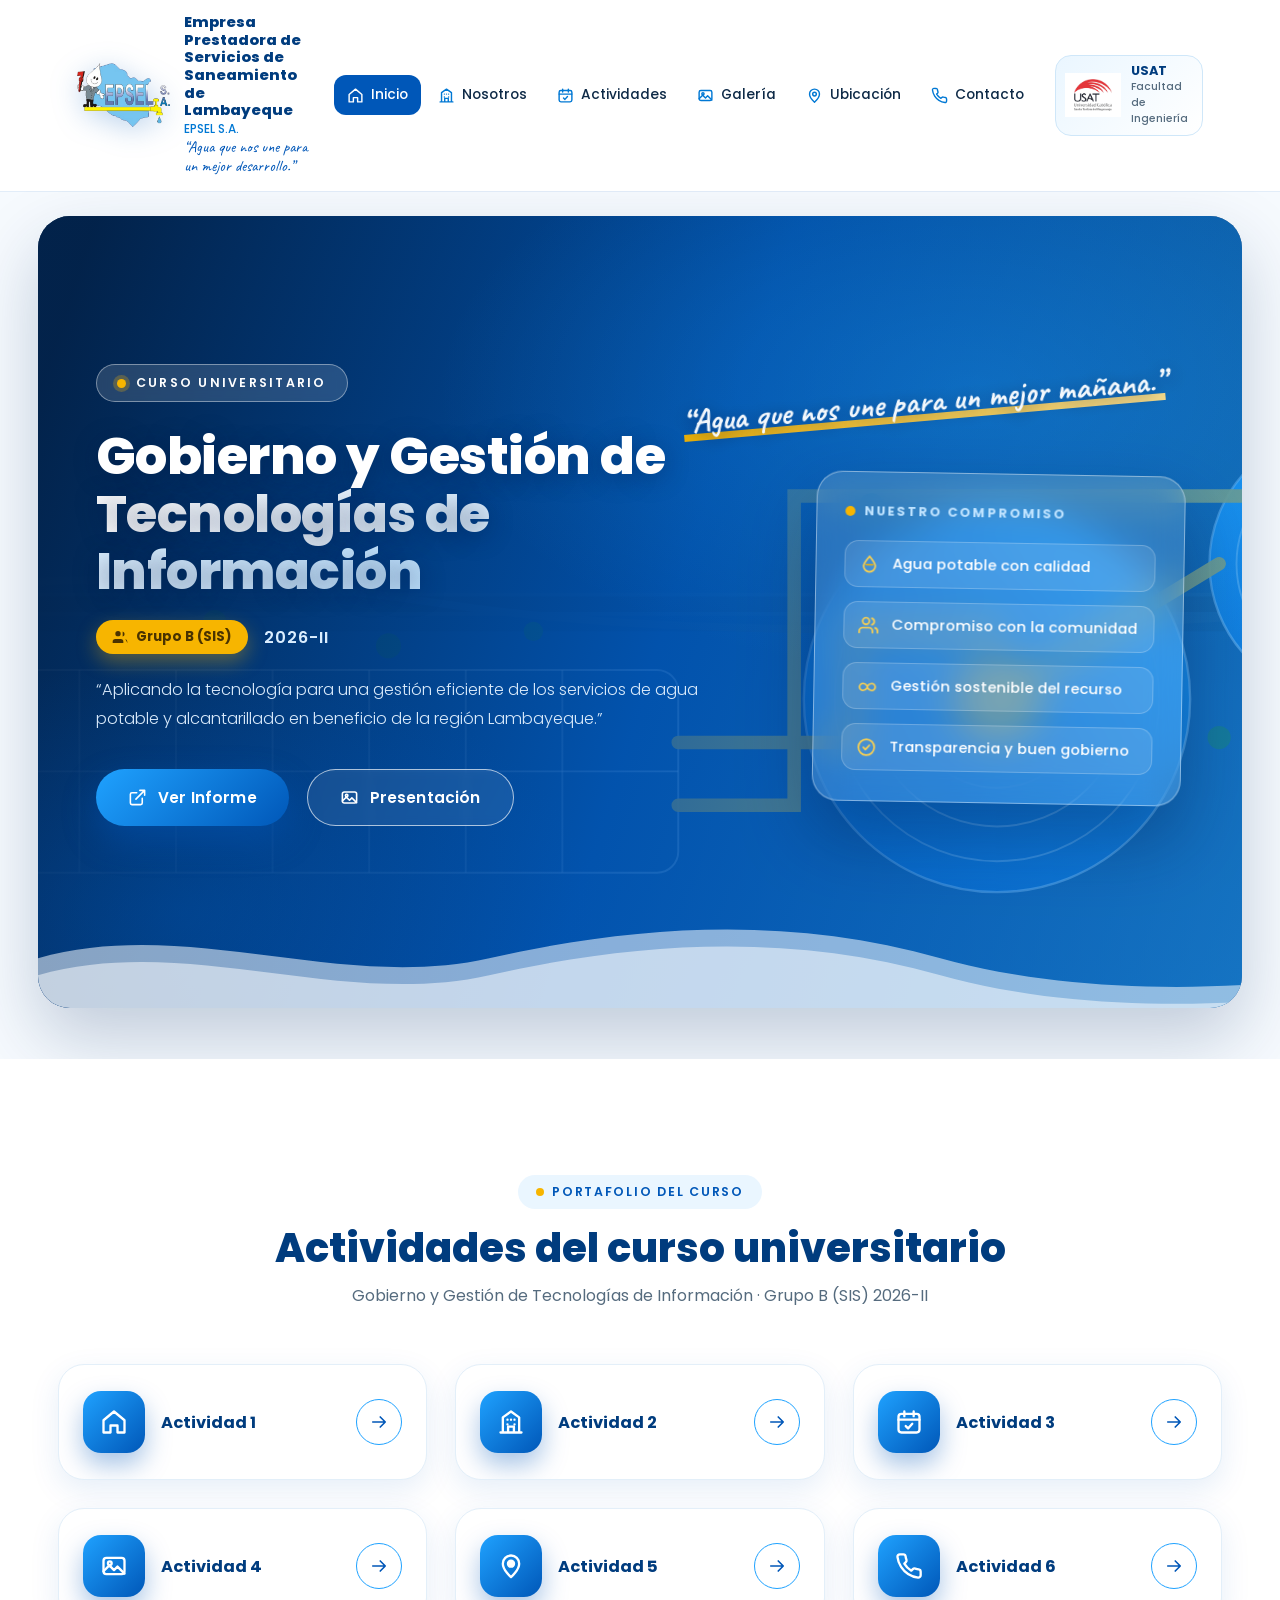
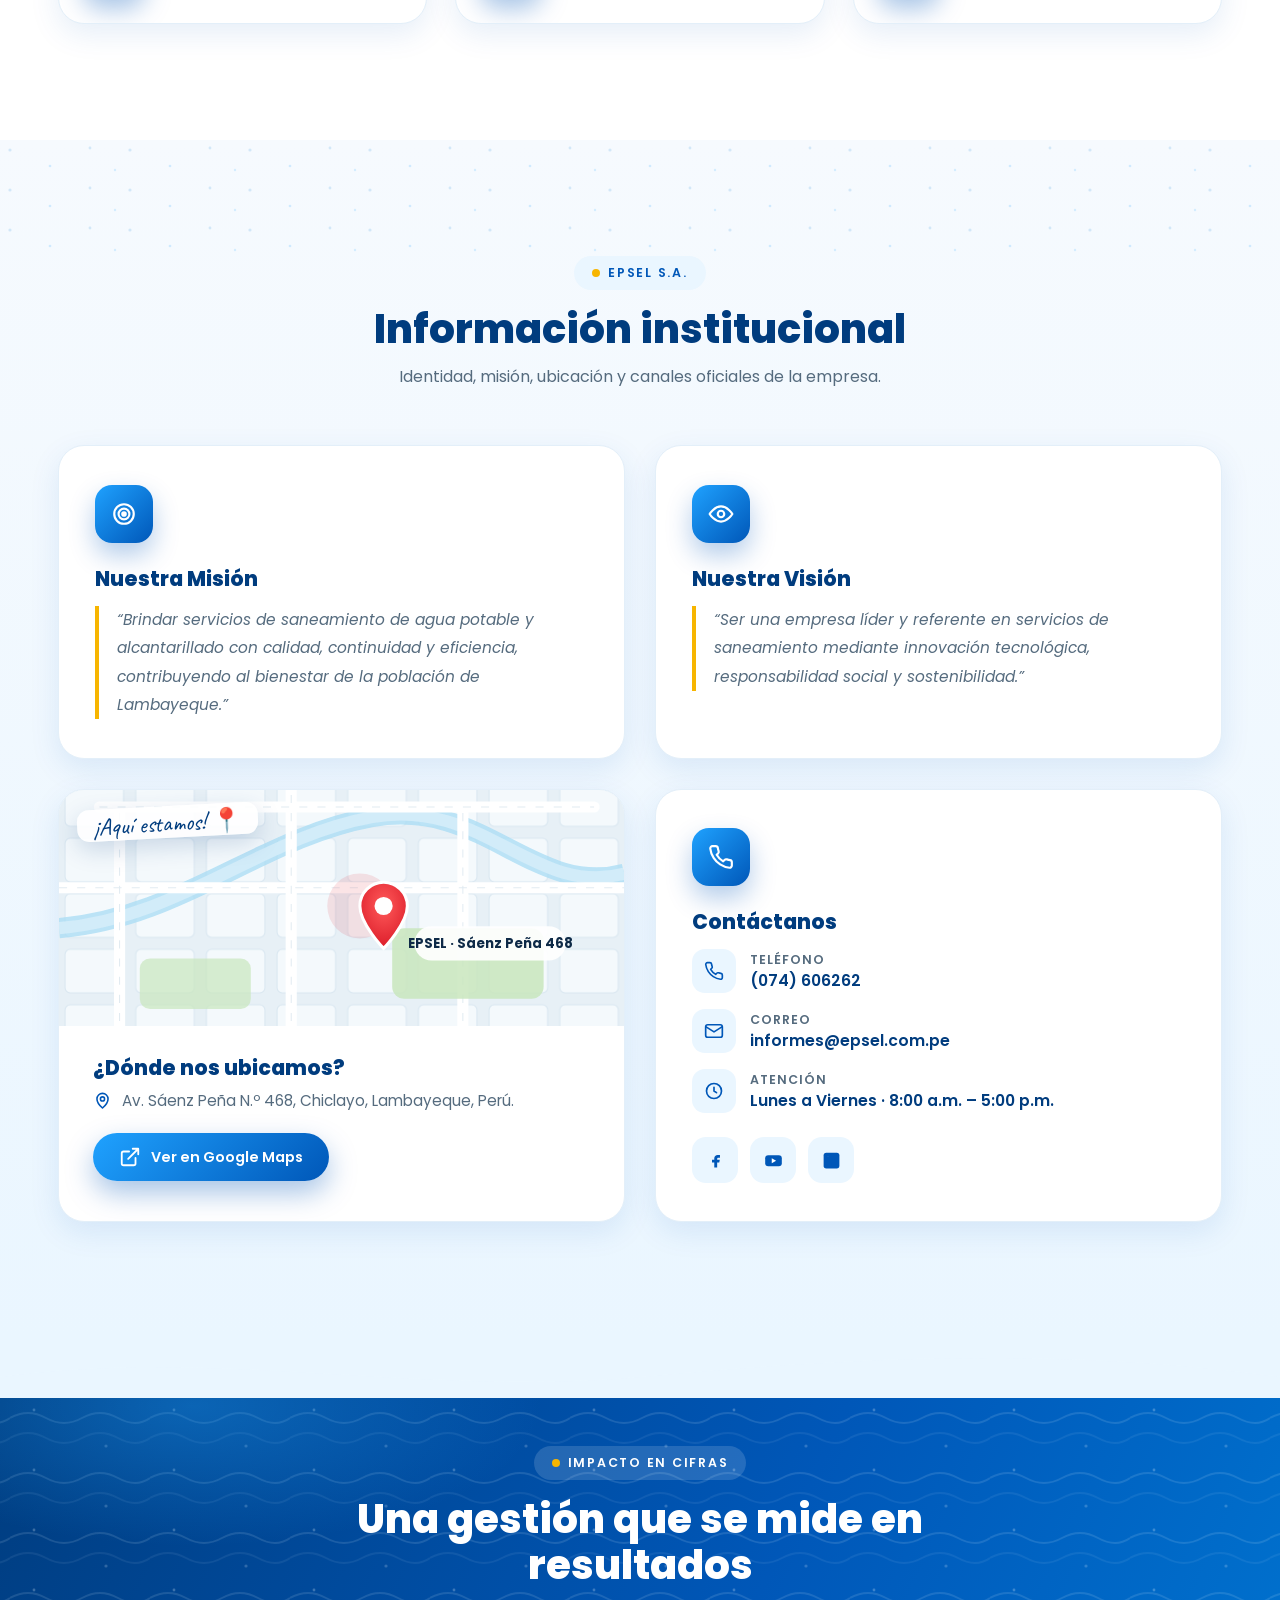
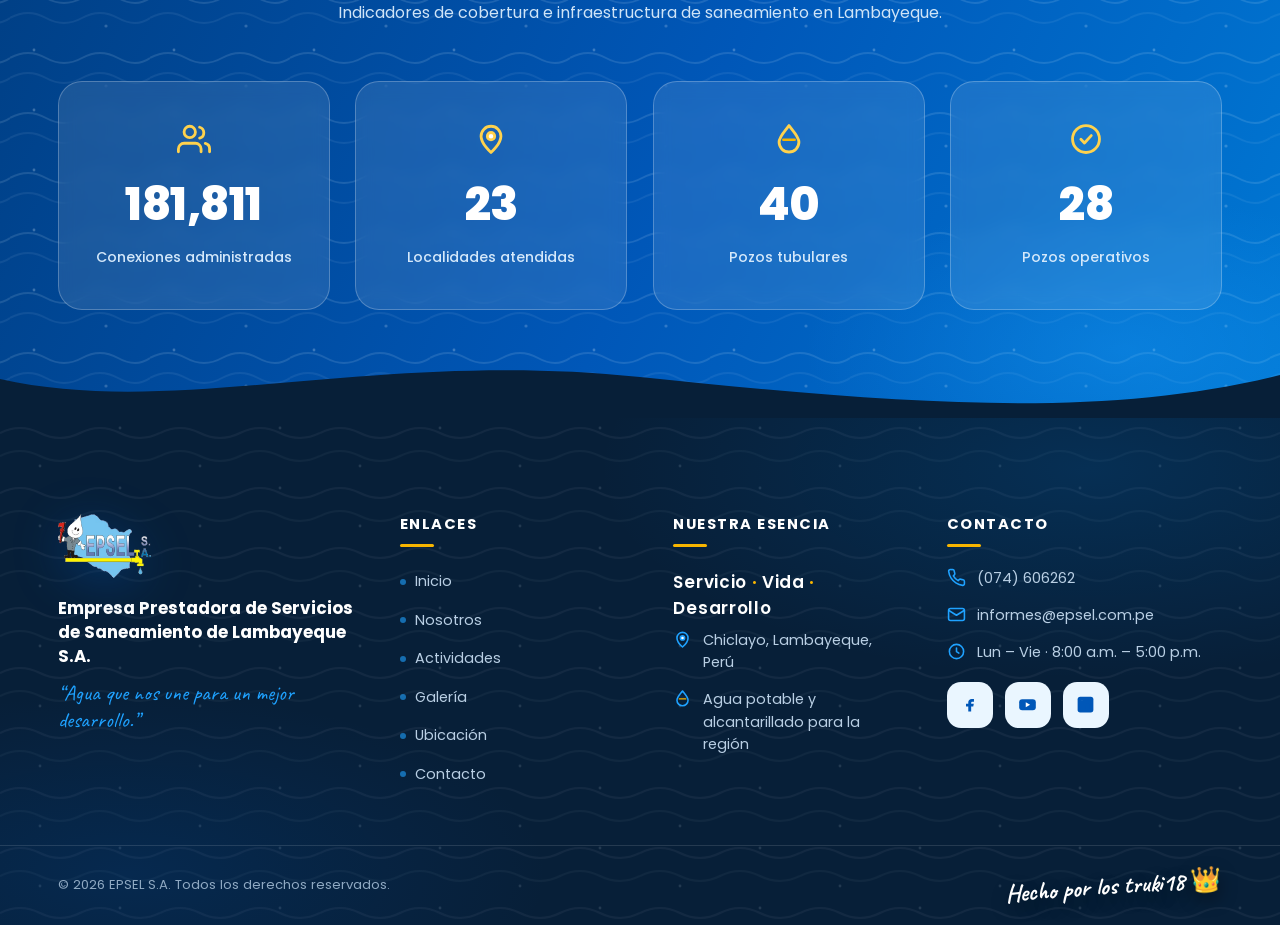
<file: index.html>
<!DOCTYPE html>
<html lang="es">
<head>
<meta charset="UTF-8">
<meta name="viewport" content="width=device-width, initial-scale=1.0">
<title>EPSEL S.A. | Gobierno y Gestión de TI — Grupo B (SIS) 2026-II</title>
<meta name="description" content="Landing page EPSEL S.A. — Empresa Prestadora de Servicios de Saneamiento de Lambayeque. Curso universitario: Gobierno y Gestión de Tecnologías de Información. Grupo B (SIS) 2026-II.">
<link rel="icon" href="img/Epsel_350_240%20.png">
<link rel="preconnect" href="https://fonts.googleapis.com">
<link rel="preconnect" href="https://fonts.gstatic.com" crossorigin>
<link href="https://fonts.googleapis.com/css2?family=Poppins:wght@300;400;500;600;700;800&family=Caveat:wght@500;700&display=swap" rel="stylesheet">

<!-- ============ ICONOS Y LOGOS (SVG reutilizables) ============ -->
<svg width="0" height="0" style="position:absolute" aria-hidden="true">
  <defs>
    <!-- Iconos de menú -->
    <symbol id="i-home" viewBox="0 0 24 24"><path d="M3 10.5 12 3l9 7.5V21h-6v-6h-6v6H3z"/></symbol>
    <symbol id="i-building" viewBox="0 0 24 24"><path d="M3 21h18M5 21V8l7-5 7 5v13M9.5 21v-5h5v5M9 10h.01M12 10h.01M15 10h.01M9 14h.01M15 14h.01"/></symbol>
    <symbol id="i-calendar" viewBox="0 0 24 24"><rect x="3" y="5" width="18" height="16" rx="2.5"/><path d="M3 10h18M8 3v4M16 3v4M9.2 15.5l2 2 3.6-4"/></symbol>
    <symbol id="i-images" viewBox="0 0 24 24"><rect x="3" y="5" width="18" height="14" rx="2.5"/><circle cx="8.4" cy="9.6" r="1.6"/><path d="M3 16.5l5-5 4 4 3-3 6 6"/></symbol>
    <symbol id="i-pin" viewBox="0 0 24 24"><path d="M12 21.5S5 15.4 5 10a7 7 0 1 1 14 0c0 5.4-7 11.5-7 11.5z"/><circle cx="12" cy="10" r="2.6" fill="#fff"/></symbol>
    <symbol id="i-phone" viewBox="0 0 24 24"><path d="M22 16.9v3a2 2 0 0 1-2.2 2 19.8 19.8 0 0 1-8.6-3.1 19.5 19.5 0 0 1-6-6A19.8 19.8 0 0 1 2.1 4.2 2 2 0 0 1 4.1 2h3a2 2 0 0 1 2 1.7c.1 1 .4 2 .7 2.9a2 2 0 0 1-.5 2.1L8 10a16 16 0 0 0 6 6l1.3-1.3a2 2 0 0 1 2.1-.5c.9.3 1.9.6 2.9.7a2 2 0 0 1 1.7 2z"/></symbol>
    <symbol id="i-arrow" viewBox="0 0 24 24"><path d="M4.5 12h15M13.5 6l6 6-6 6"/></symbol>
    <symbol id="i-check" viewBox="0 0 24 24"><circle cx="12" cy="12" r="9.5"/><path d="M8.4 12.2l2.5 2.6 4.8-5.2"/></symbol>
    <symbol id="i-target" viewBox="0 0 24 24"><circle cx="12" cy="12" r="9"/><circle cx="12" cy="12" r="5"/><circle cx="12" cy="12" r="1.6" fill="currentColor"/></symbol>
    <symbol id="i-eye" viewBox="0 0 24 24"><path d="M1.5 12S5.8 5 12 5s10.5 7 10.5 7-4.3 7-10.5 7S1.5 12 1.5 12z"/><circle cx="12" cy="12" r="3"/></symbol>
    <symbol id="i-infinity" viewBox="0 0 24 24"><path d="M12 12c-1.5-2.2-3.2-3.3-5.2-3.3a4.2 4.2 0 1 0 0 8.4c2 0 3.7-1.1 5.2-3.3m0 0c1.5 2.2 3.2 3.3 5.2 3.3a4.2 4.2 0 1 0 0-8.4c-2 0-3.7 1.1-5.2 3.3z"/></symbol>
    <symbol id="i-users" viewBox="0 0 24 24"><path d="M17 21v-2a4 4 0 0 0-4-4H5a4 4 0 0 0-4 4v2"/><circle cx="9" cy="7" r="4"/><path d="M23 21v-2a4 4 0 0 0-3-3.9M16 3.7a4 4 0 0 1 0 7.7"/></symbol>
    <symbol id="i-mail" viewBox="0 0 24 24"><rect x="2" y="4.5" width="20" height="15" rx="2.5"/><path d="m2.5 7 9.5 6 9.5-6"/></symbol>
    <symbol id="i-clock" viewBox="0 0 24 24"><circle cx="12" cy="12" r="9"/><path d="M12 7.5V12l3 2"/></symbol>
    <symbol id="i-ext" viewBox="0 0 24 24"><path d="M18 13v6a2 2 0 0 1-2 2H5a2 2 0 0 1-2-2V8a2 2 0 0 1 2-2h6M15 3h6v6M10 14 21 3"/></symbol>
    <symbol id="i-facebook" viewBox="0 0 24 24"><path d="M14.5 8.8h2.6V5.6h-2.6c-2.2 0-3.9 1.7-3.9 3.9v1.7H8v3.2h2.6v5.6h3.3v-5.6h2.4l.6-3.2h-3v-1.4c0-.5.3-.8.6-.8z"/></symbol>
    <symbol id="i-youtube" viewBox="0 0 24 24"><rect x="2.5" y="6" width="19" height="12.5" rx="3.5"/><path d="m10 9.5 5 2.8-5 2.8z" fill="#fff"/></symbol>
    <symbol id="i-linkedin" viewBox="0 0 24 24"><rect x="3" y="3" width="18" height="18" rx="3"/><path d="M8 10.5V17M8 7.2v.1M12 17v-3.6c0-1.3 1-2.4 2.4-2.4S17 12.1 17 13.4V17" stroke-width="1.6"/><circle cx="8" cy="7.2" r="0.2" fill="#fff"/></symbol>
    <symbol id="i-drop" viewBox="0 0 24 24"><path d="M12 2.5C15 6.5 19 10.3 19 14.2a7 7 0 1 1-14 0C5 10.3 9 6.5 12 2.5z"/><path d="M8 12.5h8" stroke="#F7B500" stroke-width="1.8" stroke-linecap="round"/></symbol>
    <symbol id="i-menu" viewBox="0 0 24 24"><path d="M3.5 6.5h17M3.5 12h17M3.5 17.5h17"/></symbol>
    <symbol id="i-x" viewBox="0 0 24 24"><path d="M5.5 5.5l13 13M18.5 5.5l-13 13"/></symbol>
  </defs>
</svg>

<link rel="stylesheet" href="style.css">
</head>
<body>

<!-- ============================ HEADER ============================ -->
<header class="site-header" id="siteHeader">
  <div class="container header-inner">
    <a href="#inicio" class="brand">
      <img class="logo" src="img/Epsel_350_240%20.png" alt="EPSEL S.A. — Empresa Prestadora de Servicios de Saneamiento de Lambayeque">
      <span class="brand-txt">
        <strong>Empresa Prestadora de Servicios de Saneamiento de Lambayeque</strong>
        <span>EPSEL S.A.</span>
        <em>“Agua que nos une para un mejor desarrollo.”</em>
      </span>
    </a>

    <div class="header-right">
      <nav class="main-nav" id="mainNav" aria-label="Menú principal">
        <a href="#inicio" class="active"><svg class="ic"><use href="#i-home"/></svg> Inicio</a>
        <a href="#nosotros"><svg class="ic"><use href="#i-building"/></svg> Nosotros</a>
        <a href="#actividades"><svg class="ic"><use href="#i-calendar"/></svg> Actividades</a>
        <a href="#galeria"><svg class="ic"><use href="#i-images"/></svg> Galería</a>
        <a href="#ubicacion"><svg class="ic"><use href="#i-pin"/></svg> Ubicación</a>
        <a href="#contacto"><svg class="ic"><use href="#i-phone"/></svg> Contacto</a>
      </nav>

      <div class="header-tools">
        <div class="usat">
          <img class="logo" src="img/logousat.jpg" alt="USAT — Facultad de Ingeniería">
          <span><b>USAT</b><span>Facultad de Ingeniería</span></span>
        </div>
        <button class="nav-toggle" id="navToggle" aria-label="Abrir menú" aria-expanded="false">
          <svg class="ic i-menu"><use href="#i-menu"/></svg>
          <svg class="ic i-x"><use href="#i-x"/></svg>
        </button>
      </div>
    </div>
  </div>
</header>

<main id="inicio">

<!-- ============================ HERO ============================ -->
<section class="hero" id="inicio">
  <div class="hero-photo" role="img" aria-label="Fotografía aérea de una planta de tratamiento de agua"></div>
  <!-- ilustración de respaldo: planta de tratamiento vista aérea -->
  <svg class="hero-art" viewBox="0 0 1920 820" preserveAspectRatio="xMidYMid slice" aria-hidden="true">
    <defs>
      <linearGradient id="hbg" x1="0" y1="0" x2="0" y2="1"><stop offset="0" stop-color="#06284F"/><stop offset="1" stop-color="#0A3D78"/></linearGradient>
      <linearGradient id="htank" x1="0" y1="0" x2="0" y2="1"><stop offset="0" stop-color="#1FA2FF"/><stop offset="1" stop-color="#0057B8"/></linearGradient>
    </defs>
    <rect width="1920" height="820" fill="url(#hbg)"/>
    <rect y="430" width="1920" height="390" fill="#0E4A8F" opacity=".4"/>
    <rect x="150" y="392" width="1640" height="20" rx="10" fill="#0D2E55" stroke="#123A66" stroke-width="4"/>
    <path d="M150 402 Q 420 350 760 402 T 1770 402" fill="none" stroke="#123A66" stroke-width="8"/>
    <g>
      <rect x="180" y="470" width="820" height="210" rx="22" fill="#0B3F7A" stroke="#EAF6FF" stroke-opacity=".4" stroke-width="2"/>
      <g stroke="#EAF6FF" stroke-opacity=".32" stroke-width="2">
        <line x1="280" y1="470" x2="280" y2="680"/><line x1="380" y1="470" x2="380" y2="680"/>
        <line x1="480" y1="470" x2="480" y2="680"/><line x1="580" y1="470" x2="580" y2="680"/>
        <line x1="680" y1="470" x2="680" y2="680"/><line x1="780" y1="470" x2="780" y2="680"/>
        <line x1="880" y1="470" x2="880" y2="680"/>
      </g>
      <line x1="180" y1="575" x2="1000" y2="575" stroke="#EAF6FF" stroke-opacity=".4" stroke-width="2"/>
    </g>
    <g>
      <circle cx="1330" cy="500" r="200" fill="url(#htank)" stroke="#EAF6FF" stroke-opacity=".5" stroke-width="2.5"/>
      <circle cx="1330" cy="500" r="168" fill="none" stroke="#EAF6FF" stroke-opacity=".45" stroke-width="2"/>
      <circle cx="1330" cy="500" r="132" fill="none" stroke="#EAF6FF" stroke-opacity=".5" stroke-width="2"/>
      <circle cx="1330" cy="500" r="92" fill="none" stroke="#EAF6FF" stroke-opacity=".45" stroke-width="2"/>
      <circle cx="1330" cy="500" r="46" fill="#F7B500" opacity=".85"/>
      <circle cx="1330" cy="500" r="14" fill="#EAF6FF" opacity=".7"/>
    </g>
    <g>
      <circle cx="1690" cy="360" r="140" fill="url(#htank)" stroke="#EAF6FF" stroke-opacity=".5" stroke-width="2.5"/>
      <circle cx="1690" cy="360" r="112" fill="none" stroke="#EAF6FF" stroke-opacity=".45" stroke-width="2"/>
      <circle cx="1690" cy="360" r="80" fill="none" stroke="#EAF6FF" stroke-opacity=".5" stroke-width="2"/>
      <circle cx="1690" cy="360" r="34" fill="#F7B500" opacity=".85"/>
    </g>
    <g stroke="#F7B500" stroke-width="14" stroke-linecap="round" fill="none" opacity=".92">
      <path d="M1000 545 L1180 545 L1180 430 L1330 430"/>
      <path d="M1000 610 L1120 610 L1120 290 L1690 290"/>
      <path d="M1330 500 L1560 360"/>
    </g>
    <g fill="#0F5A2E">
      <circle cx="260" cy="430" r="14"/><circle cx="300" cy="440" r="10"/><circle cx="230" cy="448" r="11"/>
      <circle cx="520" cy="420" r="12"/><circle cx="700" cy="445" r="13"/><circle cx="850" cy="430" r="10"/>
      <circle cx="1200" cy="300" r="13"/><circle cx="1240" cy="320" r="10"/><circle cx="1560" cy="540" r="12"/>
    </g>
  </svg>
  <div class="hero-overlay"></div>

  <div class="container">
    <div class="hero-hand"><u>“Agua que nos une para un mejor mañana.”</u></div>
    <div class="hero-grid">
      <div>
        <span class="hero-tag"><i></i> Curso Universitario</span>
        <h1>Gobierno y Gestión de <span class="hl">Tecnologías de Información</span></h1>
        <div class="hero-course">
          <span class="chip"><svg class="ic ic--fill"><use href="#i-users"/></svg> Grupo B (SIS)</span>
          <p>2026-II</p>
        </div>
        <p class="hero-desc">“Aplicando la tecnología para una gestión eficiente de los servicios de agua potable y alcantarillado en beneficio de la región Lambayeque.”</p>
        <div class="hero-cta">
          <a href="#actividades" class="btn btn-primary"><svg class="ic"><use href="#i-ext"/></svg> Ver Informe</a>
          <a href="index2.html" class="btn btn-ghost"><svg class="ic"><use href="#i-images"/></svg> Presentación</a>
        </div>
      </div>

      <aside class="hero-card">
        <h3>Nuestro compromiso</h3>
        <ul>
          <li><svg class="ic"><use href="#i-drop"/></svg> Agua potable con calidad</li>
          <li><svg class="ic"><use href="#i-users"/></svg> Compromiso con la comunidad</li>
          <li><svg class="ic"><use href="#i-infinity"/></svg> Gestión sostenible del recurso</li>
          <li><svg class="ic"><use href="#i-check"/></svg> Transparencia y buen gobierno</li>
        </ul>
      </aside>
    </div>
  </div>

  <div class="hero-waves" aria-hidden="true">
    <svg viewBox="0 0 1920 130" preserveAspectRatio="none">
      <g class="wave-a">
        <path d="M0 70 C 240 20 480 110 720 70 S 1200 20 1440 70 S 2000 110 2240 70 L 2240 130 L 0 130 Z" fill="var(--fondo)" opacity=".55"/>
      </g>
      <g class="wave-b">
        <path d="M0 90 C 240 40 480 130 720 90 S 1200 40 1440 90 S 2000 130 2240 90 L 2240 130 L 0 130 Z" fill="#fff"/>
      </g>
    </svg>
  </div>
</section>

<!-- ============================ ACTIVIDADES ============================ -->
<section class="actividades" id="actividades">
  <div class="container">
    <div class="sec-head reveal">
      <span class="sec-eyebrow">Portafolio del curso</span>
      <h2 class="sec-title">Actividades del curso universitario</h2>
      <p class="sec-sub">Gobierno y Gestión de Tecnologías de Información · Grupo B (SIS) 2026-II</p>
    </div>
    <div class="act-grid">
      <a class="act-card reveal" href="index2.html"><div class="act-ico"><svg class="ic"><use href="#i-home"/></svg></div><h3>Actividad 1</h3><span class="act-btn" aria-hidden="true"><svg class="ic"><use href="#i-arrow"/></svg></span></a>
      <article class="act-card reveal" style="transition-delay:.06s"><div class="act-ico"><svg class="ic"><use href="#i-building"/></svg></div><h3>Actividad 2</h3><button class="act-btn" aria-label="Ir a Actividad 2"><svg class="ic"><use href="#i-arrow"/></svg></button></article>
      <article class="act-card reveal" style="transition-delay:.12s"><div class="act-ico"><svg class="ic"><use href="#i-calendar"/></svg></div><h3>Actividad 3</h3><button class="act-btn" aria-label="Ir a Actividad 3"><svg class="ic"><use href="#i-arrow"/></svg></button></article>
      <article class="act-card reveal" style="transition-delay:.18s"><div class="act-ico"><svg class="ic"><use href="#i-images"/></svg></div><h3>Actividad 4</h3><button class="act-btn" aria-label="Ir a Actividad 4"><svg class="ic"><use href="#i-arrow"/></svg></button></article>
      <article class="act-card reveal" style="transition-delay:.24s"><div class="act-ico"><svg class="ic"><use href="#i-pin"/></svg></div><h3>Actividad 5</h3><button class="act-btn" aria-label="Ir a Actividad 5"><svg class="ic"><use href="#i-arrow"/></svg></button></article>
      <article class="act-card reveal" style="transition-delay:.30s"><div class="act-ico"><svg class="ic"><use href="#i-phone"/></svg></div><h3>Actividad 6</h3><button class="act-btn" aria-label="Ir a Actividad 6"><svg class="ic"><use href="#i-arrow"/></svg></button></article>
    </div>
  </div>
</section>

<!-- ============================ INFORMACIÓN INSTITUCIONAL ============================ -->
<section class="institucional" id="nosotros">
  <div class="container">
    <div class="sec-head reveal">
      <span class="sec-eyebrow">EPSEL S.A.</span>
      <h2 class="sec-title">Información institucional</h2>
      <p class="sec-sub">Identidad, misión, ubicación y canales oficiales de la empresa.</p>
    </div>

    <div class="info-grid">
      <article class="info-card reveal">
        <div class="info-ico"><svg class="ic"><use href="#i-target"/></svg></div>
        <h3>Nuestra Misión</h3>
        <blockquote>“Brindar servicios de saneamiento de agua potable y alcantarillado con calidad, continuidad y eficiencia, contribuyendo al bienestar de la población de Lambayeque.”</blockquote>
      </article>

      <article class="info-card reveal" style="transition-delay:.08s">
        <div class="info-ico"><svg class="ic"><use href="#i-eye"/></svg></div>
        <h3>Nuestra Visión</h3>
        <blockquote>“Ser una empresa líder y referente en servicios de saneamiento mediante innovación tecnológica, responsabilidad social y sostenibilidad.”</blockquote>
      </article>

      <article class="info-card map-card reveal" id="ubicacion">
        <div class="map-wrap">
          <!-- Mapa estilizado tipo Google Maps con marcador rojo -->
          <svg viewBox="0 0 560 260" preserveAspectRatio="xMidYMid slice" role="img" aria-label="Mapa de Chiclayo, Av. Sáenz Peña 468">
            <defs>
              <pattern id="blocks" width="70" height="55" patternUnits="userSpaceOnUse">
                <rect width="70" height="55" fill="#E7F0F6"/><rect x="6" y="6" width="58" height="43" rx="5" fill="#F4F9FC" stroke="#D9E7F1"/>
              </pattern>
              <radialGradient id="markGrad" cx=".5" cy=".35" r=".8"><stop offset="0" stop-color="#FF5A5A"/><stop offset="1" stop-color="#D40F1F"/></radialGradient>
            </defs>
            <rect width="560" height="260" fill="#E7F0F6"/>
            <rect width="560" height="260" fill="url(#blocks)"/>
            <path d="M0 150 C 120 140 200 60 310 40 S 470 120 560 96" fill="none" stroke="#A8DCF5" stroke-width="20" opacity=".75"/>
            <path d="M0 150 C 120 140 200 60 310 40 S 470 120 560 96" fill="none" stroke="#D5EEFA" stroke-width="12" opacity=".9"/>
            <g stroke="#FFFFFF" stroke-width="11" stroke-linecap="round">
              <path d="M40 30 H 530 M0 110 H 560 M60 260 V 30 M230 260 V 10 M400 260 V 30"/>
            </g>
            <g stroke="#C9DAE6" stroke-width="1" stroke-dasharray="8 10" opacity=".55">
              <path d="M40 30 H 530 M0 110 H 560 M60 260 V 30 M230 260 V 10 M400 260 V 30"/>
            </g>
            <rect x="330" y="150" width="150" height="70" rx="12" fill="#C9E7BE" opacity=".85"/>
            <rect x="80" y="180" width="110" height="50" rx="10" fill="#C9E7BE" opacity=".7"/>
            <g>
              <circle cx="298" cy="128" r="26" fill="#D40F1F" opacity=".18"><animate attributeName="r" values="26;40;26" dur="2.6s" repeatCount="indefinite"/><animate attributeName="opacity" values=".2;0;.2" dur="2.6s" repeatCount="indefinite"/></circle>
              <path d="M298 128c0-13 10.6-23.5 23.5-23.5S345 115 345 128c0 17.6-23.5 42-23.5 42s-23.5-24.4-23.5-42z" fill="url(#markGrad)" stroke="#fff" stroke-width="3"/>
              <circle cx="321.5" cy="128" r="9" fill="#fff"/>
            </g>
            <rect x="352" y="148" width="150" height="34" rx="17" fill="rgba(255,255,255,.92)"/>
            <text x="427" y="170" font-family="Poppins,Arial" font-size="13" font-weight="700" fill="#0E2A47" text-anchor="middle">EPSEL · Sáenz Peña 468</text>
          </svg>
          <div class="map-hand">¡Aquí estamos! 📍</div>
        </div>
        <div class="map-body">
          <h3>¿Dónde nos ubicamos?</h3>
          <p class="map-address"><svg class="ic"><use href="#i-pin"/></svg> Av. Sáenz Peña N.º 468, Chiclayo, Lambayeque, Perú.</p>
          <a class="btn-map" href="https://www.google.com/maps/search/?api=1&query=Av.+S%C3%A1enz+Pe%C3%B1a+468+Chiclayo+Lambayeque+Per%C3%BA" target="_blank" rel="noopener"><svg class="ic"><use href="#i-ext"/></svg> Ver en Google Maps</a>
        </div>
      </article>

      <article class="info-card reveal" style="transition-delay:.08s" id="contacto">
        <div class="info-ico"><svg class="ic"><use href="#i-phone"/></svg></div>
        <h3>Contáctanos</h3>
        <div class="contact-rows">
          <div class="contact-row">
            <span class="c-ico"><svg class="ic"><use href="#i-phone"/></svg></span>
            <span><b>Teléfono</b><a href="tel:(074)606262">(074) 606262</a></span>
          </div>
          <div class="contact-row">
            <span class="c-ico"><svg class="ic"><use href="#i-mail"/></svg></span>
            <span><b>Correo</b><a href="mailto:informes@epsel.com.pe">informes@epsel.com.pe</a></span>
          </div>
          <div class="contact-row">
            <span class="c-ico"><svg class="ic"><use href="#i-clock"/></svg></span>
            <span><b>Atención</b><span>Lunes a Viernes · 8:00 a.m. – 5:00 p.m.</span></span>
          </div>
        </div>
        <div class="social-row">
          <a href="#" aria-label="Facebook"><svg class="ic ic--fill"><use href="#i-facebook"/></svg></a>
          <a href="#" aria-label="YouTube"><svg class="ic ic--fill"><use href="#i-youtube"/></svg></a>
          <a href="#" aria-label="LinkedIn"><svg class="ic ic--fill"><use href="#i-linkedin"/></svg></a>
        </div>
      </article>
    </div>
  </div>
</section>

<!-- ============================ INDICADORES ============================ -->
<section class="indicadores" id="galeria">
  <div class="top-fill"></div>
  <div class="container">
    <div class="sec-head reveal">
      <span class="sec-eyebrow">Impacto en cifras</span>
      <h2 class="sec-title">Una gestión que se mide en resultados</h2>
      <p class="sec-sub">Indicadores de cobertura e infraestructura de saneamiento en Lambayeque.</p>
    </div>
    <div class="ind-grid">
      <div class="ind-item reveal">
        <svg class="ic"><use href="#i-users"/></svg>
        <span class="ind-num" data-target="203542">0</span>
        <p class="ind-label">Conexiones administradas</p>
      </div>
      <div class="ind-item reveal" style="transition-delay:.08s">
        <svg class="ic"><use href="#i-pin"/></svg>
        <span class="ind-num" data-target="26">0</span>
        <p class="ind-label">Localidades atendidas</p>
      </div>
      <div class="ind-item reveal" style="transition-delay:.16s">
        <svg class="ic"><use href="#i-drop"/></svg>
        <span class="ind-num" data-target="46">0</span>
        <p class="ind-label">Pozos tubulares</p>
      </div>
      <div class="ind-item reveal" style="transition-delay:.24s">
        <svg class="ic"><use href="#i-check"/></svg>
        <span class="ind-num" data-target="32">0</span>
        <p class="ind-label">Pozos operativos</p>
      </div>
    </div>
  </div>
  <div class="bottom-wave" aria-hidden="true">
    <svg viewBox="0 0 1440 70" preserveAspectRatio="none">
      <path d="M0 30 C 200 70 420 0 720 28 S 1240 70 1440 26 L 1440 70 L 0 70 Z" fill="var(--oscuro)"/>
    </svg>
  </div>
</section>

</main>

<!-- ============================ FOOTER ============================ -->
<footer class="site-footer">
  <div class="footer-wave" aria-hidden="true">
    <svg viewBox="0 0 1440 70" preserveAspectRatio="none">
      <path d="M0 30 C 200 70 420 0 720 28 S 1240 70 1440 26 L 1440 70 L 0 70 Z" fill="var(--oscuro)"/>
    </svg>
  </div>

  <div class="container">
    <div class="footer-grid">
      <div class="footer-brand">
        <img class="logo" src="img/Epsel_350_240%20.png" alt="EPSEL S.A. — Empresa Prestadora de Servicios de Saneamiento de Lambayeque">
        <h4>Empresa Prestadora de Servicios de Saneamiento de Lambayeque S.A.</h4>
        <p class="sl">“Agua que nos une para un mejor desarrollo.”</p>
      </div>

      <div class="footer-col">
        <h5>Enlaces</h5>
        <ul class="footer-menu">
          <li><a href="#inicio">Inicio</a></li>
          <li><a href="#nosotros">Nosotros</a></li>
          <li><a href="#actividades">Actividades</a></li>
          <li><a href="#galeria">Galería</a></li>
          <li><a href="#ubicacion">Ubicación</a></li>
          <li><a href="#contacto">Contacto</a></li>
        </ul>
      </div>

      <div class="footer-col">
        <h5>Nuestra esencia</h5>
        <p class="footer-sdv">Servicio <b>·</b> Vida <b>·</b> Desarrollo</p>
        <ul class="footer-contact">
          <li><svg class="ic"><use href="#i-pin"/></svg> Chiclayo, Lambayeque, Perú</li>
          <li><svg class="ic"><use href="#i-drop"/></svg> Agua potable y alcantarillado para la región</li>
        </ul>
      </div>

      <div class="footer-col">
        <h5>Contacto</h5>
        <ul class="footer-contact">
          <li><svg class="ic"><use href="#i-phone"/></svg> (074) 606262</li>
          <li><svg class="ic"><use href="#i-mail"/></svg> informes@epsel.com.pe</li>
          <li><svg class="ic"><use href="#i-clock"/></svg> Lun – Vie · 8:00 a.m. – 5:00 p.m.</li>
        </ul>
        <div class="social-row" style="margin-top:18px">
          <a href="#" aria-label="Facebook"><svg class="ic ic--fill"><use href="#i-facebook"/></svg></a>
          <a href="#" aria-label="YouTube"><svg class="ic ic--fill"><use href="#i-youtube"/></svg></a>
          <a href="#" aria-label="LinkedIn"><svg class="ic ic--fill"><use href="#i-linkedin"/></svg></a>
        </div>
      </div>
    </div>
  </div>

  <div class="footer-bottom">
    <div class="container">
      <p class="footer-copy">© 2026 EPSEL S.A. Todos los derechos reservados.</p>
      <p class="footer-hand">Hecho por los truki18 👑</p>
    </div>
  </div>
</footer>

<script src="script.js"></script>
</body>
</html>
</file>
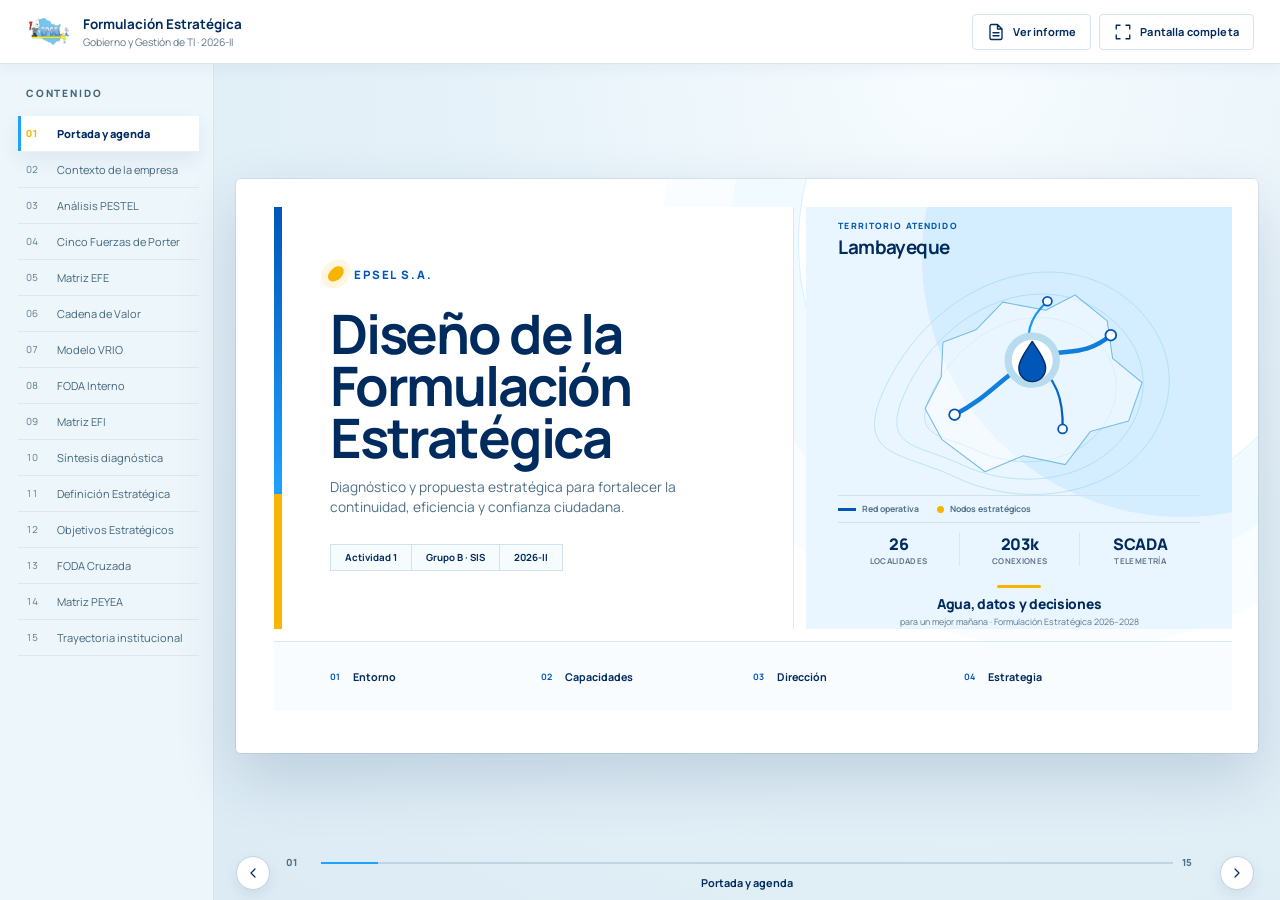
<file: index2.html>
<!doctype html>
<html lang="es">
<head>
  <meta charset="utf-8">
  <meta name="viewport" content="width=device-width,initial-scale=1">
  <meta name="description" content="Presentación ejecutiva de la formulación estratégica de EPSEL S.A.">
  <title>EPSEL S.A. · Formulación Estratégica</title>
  <link rel="icon" href="img/Epsel_350_240%20.png">
  <link rel="preconnect" href="https://fonts.googleapis.com">
  <link rel="preconnect" href="https://fonts.gstatic.com" crossorigin>
  <link href="https://fonts.googleapis.com/css2?family=Manrope:wght@400;500;600;700;800&display=swap" rel="stylesheet">
  <link rel="stylesheet" href="style2.css">
</head>
<body>
<!--
THESIS: Una sala de situación hidráulica convierte cada diapositiva en una decisión legible y rechaza la cuadrícula corporativa de tarjetas simultáneas.
OWN-WORLD: Azul abisal, blanco mineral, cian de telemetría y amarillo de señal; reglas técnicas, superficies planas y diagramas de infraestructura.
STORY: La audiencia reconoce primero la conclusión, luego la relación entre datos y abre la evidencia solo cuando la exposición la necesita.
FIRST VIEWPORT: Navegación oscura y compacta; escenario claro de gran escala; portada asimétrica con título dominante y señal hidráulica viva.
FORM: Sala de situación de infraestructura, dirección seis; seed 5034571d.
FINISH: unreviewed and undocumented is unfinished; this build ends with the finish review, the verdict, and DESIGN.md
-->
<svg class="svg-sprite" aria-hidden="true">
  <symbol id="i-home" viewBox="0 0 24 24"><path d="m3 11 9-8 9 8v9a1 1 0 0 1-1 1h-5v-7H9v7H4a1 1 0 0 1-1-1z"/></symbol>
  <symbol id="i-drop" viewBox="0 0 24 24"><path d="M12 2S5 10 5 15a7 7 0 0 0 14 0c0-5-7-13-7-13Z"/></symbol>
  <symbol id="i-building" viewBox="0 0 24 24"><path d="M3 21h18M5 21V9l7-5 7 5v12M9 13h2m2 0h2m-6 4h2m2 0h2"/></symbol>
  <symbol id="i-energy" viewBox="0 0 24 24"><path d="m13 2-8 12h7l-1 8 8-12h-7z"/></symbol>
  <symbol id="i-users" viewBox="0 0 24 24"><path d="M16 21v-2a4 4 0 0 0-4-4H6a4 4 0 0 0-4 4v2M9 11a4 4 0 1 0 0-8m13 18v-2a4 4 0 0 0-3-3.87m-2-11.96a4 4 0 0 1 0 7.75"/></symbol>
  <symbol id="i-sensor" viewBox="0 0 24 24"><circle cx="12" cy="13" r="6"/><path d="M12 7V3m-3 1.2A5 5 0 0 1 15 4m-9 7H2m20 0h-4m-6 2v3m-7 5h14"/></symbol>
  <symbol id="i-storm" viewBox="0 0 24 24"><path d="M17.5 19H7a5 5 0 1 1 1.6-9.74A7 7 0 0 1 22 12a4 4 0 0 1-4.5 4M8 22l2-3m3 3 2-3"/></symbol>
  <symbol id="i-scale" viewBox="0 0 24 24"><path d="M12 3v18M5 6h14M5 6l-3 6h6zm14 0-3 6h6zM7 21h10"/></symbol>
  <symbol id="i-chart" viewBox="0 0 24 24"><path d="M4 20V10m6 10V4m6 16v-7m5 7H2"/></symbol>
  <symbol id="i-pipe" viewBox="0 0 24 24"><path d="M3 7h11a4 4 0 0 1 4 4v10M3 4v6m15 11h3m-3-4h3"/></symbol>
  <symbol id="i-shield" viewBox="0 0 24 24"><path d="M12 22s8-4 8-10V5l-8-3-8 3v7c0 6 8 10 8 10Z"/><path d="m9 12 2 2 4-4"/></symbol>
  <symbol id="i-compass" viewBox="0 0 24 24"><circle cx="12" cy="12" r="9"/><path d="m16 8-2.5 5.5L8 16l2.5-5.5z"/></symbol>
  <symbol id="i-target" viewBox="0 0 24 24"><circle cx="12" cy="12" r="9"/><circle cx="12" cy="12" r="5"/><circle cx="12" cy="12" r="1"/></symbol>
  <symbol id="i-database" viewBox="0 0 24 24"><ellipse cx="12" cy="5" rx="8" ry="3"/><path d="M4 5v6c0 1.7 3.6 3 8 3s8-1.3 8-3V5M4 11v6c0 1.7 3.6 3 8 3s8-1.3 8-3v-6"/></symbol>
  <symbol id="i-arrow" viewBox="0 0 24 24"><path d="m9 18 6-6-6-6"/></symbol>
  <symbol id="i-expand" viewBox="0 0 24 24"><path d="M8 3H3v5m13-5h5v5M8 21H3v-5m13 5h5v-5"/></symbol>
  <symbol id="i-file" viewBox="0 0 24 24"><path d="M14 2H6a2 2 0 0 0-2 2v16a2 2 0 0 0 2 2h12a2 2 0 0 0 2-2V8zM14 2v6h6M8 13h8m-8 4h8"/></symbol>
</svg>

<header class="app-header">
  <a class="brand" href="index.html" aria-label="Volver a inicio">
    <img src="img/Epsel_350_240%20.png" alt="EPSEL S.A.">
    <span><strong>Formulación Estratégica</strong><small>Gobierno y Gestión de TI · 2026-II</small></span>
  </a>
  <div class="header-actions">
    <a class="header-link" id="reportSourceLink" href="docs/Informe_Actividad_1_Formulacion_Estrategica.pdf" target="_blank" rel="noopener"><svg><use href="#i-file"/></svg><span id="reportSourceLabel">Ver informe</span></a>
    <button class="header-link" id="fullscreenBtn" type="button"><svg><use href="#i-expand"/></svg><span>Pantalla completa</span></button>
  </div>
</header>

<main class="presentation" id="presentation">
  <aside class="slide-index" aria-label="Índice de la presentación"><p class="index-title">Contenido</p><ol id="slideNav"></ol></aside>
  <section class="viewer" aria-label="Presentación de EPSEL">
    <div class="stage" id="reportDeck" tabindex="0">
      <article class="slide slide-cover is-active" data-title="Portada y agenda" id="slide-1">
        <div class="cover-copy">
          <div class="cover-brand"><span class="brand-drop"></span>EPSEL S.A.</div>
          <h1>Diseño de la<br>Formulación Estratégica</h1>
          <p>Diagnóstico y propuesta estratégica para fortalecer la continuidad, eficiencia y confianza ciudadana.</p>
          <div class="cover-meta"><span>Actividad 1</span><span>Grupo B · SIS</span><span>2026-II</span></div>
        </div>
        <div class="cover-visual" aria-hidden="true">
          <div class="atlas-map-visual">
            <div class="atlas-map-caption"><span>Territorio atendido</span><strong>Lambayeque</strong></div>
            <svg viewBox="0 0 360 280" class="atlas-map-svg">
              <defs>
                <linearGradient id="atlasFlow" x1="0" y1="0" x2="1" y2="1">
                  <stop offset="0" stop-color="#1fa2ff"/><stop offset="1" stop-color="#0057b8"/>
                </linearGradient>
              </defs>
              <g class="atlas-contours">
                <path d="M24 174C50 107 109 47 184 33c70-13 129 22 154 73 25 52 3 114-45 146-50 34-126 36-184 8-57-27-108-22-85-86Z"/>
                <path d="M48 176C70 118 119 69 182 57c57-10 106 17 128 59 22 44 3 95-39 123-42 29-104 30-153 8-47-23-89-18-70-71Z"/>
                <path d="M78 176c18-45 57-84 105-93 43-8 82 12 99 45 17 35 2 75-30 97-33 22-80 23-118 6-36-18-71-14-56-55Z"/>
              </g>
              <path class="atlas-territory" d="M94 218 75 183l18-35 2-39 37-14 30-31 48 9 33-17 36 29 6 42 33 27-15 43-43 12-28 37-47-10-43 18Z"/>
              <path class="atlas-route atlas-route-main" d="M108 190C148 170 165 143 195 129c34-16 55-1 88-28"/>
              <path class="atlas-route atlas-route-branch" d="M195 129c-9-27-4-47 17-66M195 129c27 20 35 43 34 77"/>
              <g class="atlas-nodes"><circle cx="108" cy="190" r="6"/><circle cx="195" cy="129" r="8"/><circle cx="283" cy="101" r="6"/><circle cx="212" cy="63" r="5"/><circle cx="229" cy="206" r="5"/></g>
              <g class="atlas-core"><circle cx="195" cy="129" r="27"/><path d="M195 108c-8 12-15 22-15 30a15 15 0 0 0 30 0c0-8-7-18-15-30Z"/></g>
            </svg>
            <div class="atlas-map-legend"><span><i></i>Red operativa</span><span><i></i>Nodos estratégicos</span></div>
            <div class="emblem-stats atlas-stats">
              <div><b>26</b><span>Localidades</span></div>
              <div><b>203k</b><span>Conexiones</span></div>
              <div><b>SCADA</b><span>Telemetría</span></div>
            </div>
          </div>
          <div class="cover-tagline">
            <strong>Agua, datos y decisiones</strong>
            <span>para un mejor mañana · Formulación Estratégica 2026–2028</span>
          </div>
        </div>
        <ol class="agenda"><li><b>01</b> Entorno</li><li><b>02</b> Capacidades</li><li><b>03</b> Dirección</li><li><b>04</b> Estrategia</li></ol>
      </article>

      <article class="slide" data-title="Contexto de la empresa" id="slide-2">
        <header class="slide-head context-head">
          <h2>EPSEL en Lambayeque: una red regional bajo presión</h2>
          <p>La escala física del servicio convive con baja continuidad, dependencia de inversión pública y presión sobre la liquidez.</p>
        </header>

        <div class="context-editorial-stage">
          <section class="context-narrative" aria-label="Escala principal del servicio">
            <span class="context-overline">Escala del servicio</span>
            <strong class="context-big-number">203,542</strong>
            <b class="context-big-label">conexiones activas</b>
            <p>926,798 habitantes urbanos atendidos mediante cuatro gerencias zonales.</p>

            <div class="context-service-pulse">
              <div><span>Continuidad promedio</span><b>12.94 h/día</b><i style="--pulse:54%"></i></div>
              <div><span>Presión promedio</span><b>6.42 m.c.a.</b><i style="--pulse:64%"></i></div>
            </div>

            <div class="context-coverage">
              <div><span>Agua potable</span><b>79.34% <em>→ 84.92%</em></b></div>
              <div><span>Alcantarillado</span><b>70.38% <em>→ 74.56%</em></b></div>
            </div>
          </section>

          <figure class="hydro-territory" aria-label="Ilustración editorial del sistema hídrico regional de EPSEL">
            <img src="assets/epsel-territory-editorial-v1.png" alt="Territorio costero conectado desde una fuente y reservorio hacia una planta de tratamiento y tres núcleos urbanos" />
            <figcaption><b>26 localidades</b><span>en 3 provincias</span></figcaption>
            <div class="province-signal signal-lambayeque"><i></i><b>Lambayeque · 17%</b><span>34,602 conexiones · 11.2 h/d</span></div>
            <div class="province-signal signal-chiclayo"><i></i><b>Chiclayo · 76%</b><span>154,692 conexiones · 14.1 h/d</span></div>
            <div class="province-signal signal-ferrenafe"><i></i><b>Ferreñafe · 7%</b><span>14,248 conexiones · 10.5 h/d</span></div>
            <span class="source-tag">Tinajones · 320 MMC</span>
          </figure>
        </div>

        <div class="context-governance-rail" aria-label="Condiciones institucionales y financieras">
          <section><span>Regulación</span><b>SUNASS · D.L. 1280</b><small>Metas, tarifas y calidad del servicio.</small></section>
          <section><span>Gobernanza</span><b>RAT · OTASS</b><small>Intervención vigente y estructura de 4 zonales.</small></section>
          <section><span>Dirección 2024–2028</span><b>PEI · 4 objetivos SMART</b><small>Cobertura, solvencia, modernización y resiliencia.</small></section>
          <section class="context-finance"><span>Tensión financiera</span><b>S/ 58.62 M externos</b><small>frente a S/ 2.41 M propios · Mora: S/ 31.27 M</small></section>
        </div>
        <a class="slide-source" href="docs/Informe_Actividad_1_Formulacion_Estrategica.pdf#page=2" target="_blank" rel="noopener">Informe · pp. 2–3</a>
      </article>

      <article class="slide" data-title="Análisis PESTEL" id="slide-3">
        <header class="slide-head"><h2>Entorno PESTEL de EPSEL</h2><p>Las políticas sectoriales y la tecnología abren oportunidades; el clima, los costos y la regulación elevan la presión operativa.</p></header>
        <div class="pestel-layout">
          <ol class="pestel-list">
            <li><span class="factor-icon"><svg><use href="#i-building"/></svg></span><b>Político</b><p>Fondeo público PNSU (S/ 49.17 M) y conducción técnica OTASS para inversión de emergencia.</p><em>Oportunidad estatal</em></li>
            <li><span class="factor-icon"><svg><use href="#i-energy"/></svg></span><b>Económico</b><p>Tarifas reguladas por PMO SUNASS, morosidad de S/ 31.27 M y alza de costos energéticos.</p><em>Presión financiera</em></li>
            <li><span class="factor-icon"><svg><use href="#i-users"/></svg></span><b>Social</b><p>926,798 habitantes; brechas de continuidad (12.94 h/día) y aniegos frecuentes en lluvias.</p><em>Demanda ciudadana</em></li>
            <li class="is-key"><span class="factor-icon"><svg><use href="#i-sensor"/></svg></span><b>Tecnológico</b><p>Macromedición, telemetría SCADA en pozos y reservorios, y canal digital App Gotitas.</p><em>Palanca crítica</em></li>
            <li><span class="factor-icon"><svg><use href="#i-storm"/></svg></span><b>Ecológico</b><p>El Niño recurrente, colapso de alcantarillado sin drenaje pluvial y sedimentación de fuentes.</p><em>Riesgo climático</em></li>
            <li><span class="factor-icon"><svg><use href="#i-scale"/></svg></span><b>Legal</b><p>Ley N.° 32041 (gestión de calidad obligatoria), fiscalización SUNASS/OEFA y normativa VMA.</p><em>Marco normativo</em></li>
          </ol>
          
          <aside class="pestel-response" aria-label="Respuesta operativa ante el entorno">
            <span class="response-label">Respuesta operativa</span>
            <strong class="response-number">51.10%</strong>
            <p class="response-caption">de agua no facturada concentra el riesgo que la telemetría debe ayudar a controlar.</p>
            <ol>
              <li><b>01 · Fuentes y pozos</b><span>SCADA registra niveles en reservorios y pozos P-1 al P-12.</span></li>
              <li><b>02 · Presión y redes</b><span>Sensores vigilan 6.42 mca y alertan sobre roturas (0.14 rot/km-mes).</span></li>
              <li><b>03 · Medición</b><span>Macromedidores y válvulas aportan datos para reducir pérdidas.</span></li>
            </ol>
            <small>Referencia de presión regulatoria: 10 mca</small>
          </aside>
        </div>
        <div class="pestel-strip">
          <div><b>Respaldo Financiero PNSU y OTASS</b><span>Disponibilidad de transferencias por S/ 58.62 M para reposición de colectores y redes críticas frente a S/ 2.41 M de RDR.</span></div>
          <div><b>Fiscalización y Sanciones Regulatorias</b><span>Supervisión de SUNASS, ANA y OEFA ante densidad de roturas de 0.14 rot/km-mes que triplica la meta de tolerancia de 0.05.</span></div>
          <div><b>Normativa VMA en Efluentes</b><span>Facultad legal (D.S. 010-2019-VIVIENDA) para fiscalizar y cobrar excesos a comercios e industrias que dañan la red de alcantarillado.</span></div>
          <div><b>Mitigación de Vulnerabilidad Climática</b><span>Necesidad de drenaje pluvial segregado en Chiclayo para evitar el ingreso masivo de aguas de lluvia a la red sanitaria.</span></div>
        </div>
        <a class="slide-source" href="docs/Informe_Actividad_1_Formulacion_Estrategica.pdf#page=4" target="_blank" rel="noopener">Informe · pp. 4–9</a>
      </article>

      <article class="slide slide-porter" data-title="Cinco Fuerzas de Porter" id="slide-4">
        <header class="slide-head"><h2>Presiones competitivas sobre EPSEL</h2><p>La dependencia de proveedores y los sustitutos pesan más que la rivalidad formal, inexistente dentro del ámbito concesionado.</p></header>
        
        <div class="porter-system-layout" role="region" aria-label="Diagrama de las Cinco Fuerzas de Porter para EPSEL">
          <!-- Arriba: Proveedores -->
          <div class="porter-card pcard-top">
            <div class="pcard-head">
              <b>Poder de Proveedores</b>
              <span class="pcard-badge badge-high">Muy Alto · 4.2</span>
            </div>
            <p>Inversión condicionada en >95% al fondeo externo de PNSU (S/ 49.17 M) y OTASS (S/ 9.45 M) frente a S/ 2.41 M propios.</p>
          </div>

          <!-- Conector Superior hacia Hub -->
          <div class="porter-vector-vert vector-top-in">
            <span class="vector-tag tag-high">Dependencia de Fondeo Externo</span>
            <svg viewBox="0 0 20 28"><path d="M10 2v20m-5-5l5 5 5-5" stroke="#dc2626" stroke-width="2.5" fill="none" stroke-linecap="round" stroke-linejoin="round"/></svg>
          </div>

          <!-- Fila Central: Usuarios -> EPSEL <- Sustitutos -->
          <div class="porter-middle-row">
            <!-- Izquierda: Usuarios -->
            <div class="porter-card pcard-left">
              <div class="pcard-head">
                <b>Poder de Usuarios</b>
                <span class="pcard-badge badge-mid">Moderado · 3.0</span>
              </div>
              <p>203,542 conexiones cautivas; cartera morosa de S/ 31.27 M que erosiona la liquidez operativa.</p>
            </div>

            <div class="porter-vector-horiz vector-left-in">
              <span class="vector-tag tag-mid">Cartera Morosa</span>
              <svg viewBox="0 0 28 20"><path d="M2 10h20m-5-5l5 5-5 5" stroke="#f7b500" stroke-width="2.5" fill="none" stroke-linecap="round" stroke-linejoin="round"/></svg>
            </div>

            <!-- Hub Central EPSEL -->
            <div class="porter-hub">
              <div class="hub-core">
                <span class="hub-icon"><svg><use href="#i-drop"/></svg></span>
                <strong>EPSEL S.A.</strong>
                <small>Monopolio Natural</small>
                <em>Supervisión SUNASS</em>
              </div>
            </div>

            <div class="porter-vector-horiz vector-right-in">
              <svg viewBox="0 0 28 20"><path d="M26 10H6m5-5l-5 5 5 5" stroke="#f7b500" stroke-width="2.5" fill="none" stroke-linecap="round" stroke-linejoin="round"/></svg>
              <span class="vector-tag tag-mid">Pozos y Cisternas</span>
            </div>

            <!-- Derecha: Sustitutos -->
            <div class="porter-card pcard-right">
              <div class="pcard-head">
                <b>Amenaza de Sustitutos</b>
                <span class="pcard-badge badge-mid">Moderada-Alta · 3.8</span>
              </div>
              <p>Camiones cisterna informales en periurbano y pozos propios en sector industrial y comercial.</p>
            </div>
          </div>

          <!-- Conector Inferior desde Abajo hacia Hub -->
          <div class="porter-vector-vert vector-bottom-in">
            <svg viewBox="0 0 20 28"><path d="M10 26V6m-5 5l5-5 5 5" stroke="#60758a" stroke-width="2" stroke-dasharray="3 3" fill="none" stroke-linecap="round" stroke-linejoin="round"/></svg>
            <span class="vector-tag tag-low">Barrera Concesional Regulada</span>
          </div>

          <!-- Abajo: Nuevos Entrantes y Rivalidad -->
          <div class="porter-card pcard-bottom">
            <div class="pcard-head">
              <b>Nuevos Entrantes y Rivalidad Directa</b>
              <span class="pcard-badge badge-low">Nula · 1.1 / 1.2</span>
            </div>
            <p>Barreras de entrada infranqueables: monopolio natural con exclusividad de concesión en 26 localidades.</p>
          </div>
        </div>

        <div class="porter-takeaways">
          <div><b>1. Supervisión Regulatoria Directa</b><span>La disciplina del servicio no proviene de la competencia sino de las metas de gestión, tarifas y penalidades impuestas por SUNASS.</span></div>
          <div><b>2. Vulnerabilidad de Capital de Trabajo</b><span>El alto poder de proveedores estatales condiciona la capacidad de renovación de redes al ritmo de aprobaciones burocráticas del gobierno central.</span></div>
          <div><b>3. Riesgo de Pérdida Comercial</b><span>La falta de continuidad empuja a sectores con capacidad de pago hacia fuentes alternativas privadas no facturadas.</span></div>
        </div>
        <a class="slide-source" href="docs/Informe_Actividad_1_Formulacion_Estrategica.pdf#page=11" target="_blank" rel="noopener">Informe · p. 11</a>
      </article>

      <article class="slide slide-data" data-title="Matriz EFE" id="slide-5">
        <header class="slide-head"><h2>Matriz EFE: respuesta externa por debajo del promedio</h2><p>El puntaje 2.15 muestra que la empresa todavía no aprovecha plenamente el financiamiento, la tecnología y la coordinación sectorial.</p></header>
        <div class="efe-grid-layout">
          <div class="efe-score-panel">
            <span class="panel-eyebrow">Diagnóstico Global</span>
            <div class="efe-score-display">
              <strong>2.15</strong>
              <span class="score-badge badge-warning">Respuesta Débil</span>
            </div>
            <div class="chart-canvas-wrap efe-canvas-wrap">
              <canvas id="efeChart" aria-label="Indicador de Puntaje EFE 2.15 frente a 2.50" role="img"></canvas>
            </div>
            <div class="efe-scale-labels">
              <span>1.0 Débil</span>
              <span class="threshold">2.50 Promedio</span>
              <span>4.0 Fuerte</span>
            </div>
            <div class="efe-balance-pills">
              <div><span>Oportunidades (Peso 0.40)</span><b>Puntaje: 1.20</b></div>
              <div><span>Amenazas (Peso 0.60)</span><b>Puntaje: 0.95</b></div>
            </div>
            <div class="efe-gap-callout">
              <span>Brecha frente a respuesta media</span>
              <strong>−0.35</strong>
              <small>2.15 actual → 2.50 referencia</small>
            </div>
            <div class="diagnostic-bar">
              <strong>Balance de Exposición Externa:</strong> Puntuación de 2.15 frente a la media referencial de 2.50. Las amenazas representan el 60% del peso ponderado, superando la capacidad de respuesta actual de EPSEL.
            </div>
          </div>

          <div class="efe-factors-panel panel-opportunities">
            <div class="panel-header">
              <svg><use href="#i-drop"/></svg>
              <div><h3>Oportunidades del Entorno</h3><small>Peso total: 0.40 · Puntaje ponderado: 1.20</small></div>
            </div>
            <ul class="efe-factor-list">
              <li>
                <div class="factor-head"><b>O1 · Acceso a fondos PNSU y OTASS</b><span>Peso 0.15 · Pts: 0.45</span></div>
                <p>S/ 49.17 M del PNSU y S/ 9.45 M de OTASS disponibles frente a S/ 2.41 M de RDR.</p>
              </li>
              <li>
                <div class="factor-head"><b>O2 · Retribución Hídrica (MRSE)</b><span>Peso 0.10 · Pts: 0.30</span></div>
                <p>Incorporados al PMO de SUNASS para financiar la conservación de fuentes en cuencas.</p>
              </li>
              <li>
                <div class="factor-head"><b>O3 · Integración de prestadores</b><span>Peso 0.08 · Pts: 0.24</span></div>
                <p>Facultad para fusionar pequeños prestadores y generar economías de escala.</p>
              </li>
              <li>
                <div class="factor-head"><b>O4 · Normativa de descargas VMA</b><span>Peso 0.07 · Pts: 0.21</span></div>
                <p>Control y cobro por exceso a usuarios no domésticos para proteger redes y recaudar.</p>
              </li>
            </ul>
          </div>

          <div class="efe-factors-panel panel-threats">
            <div class="panel-header">
              <svg><use href="#i-storm"/></svg>
              <div><h3>Amenazas y Presiones</h3><small>Peso total: 0.60 · Puntaje ponderado: 0.95</small></div>
            </div>
            <ul class="efe-factor-list">
              <li>
                <div class="factor-head"><b>A1 · Lluvias intensas sin drenaje pluvial</b><span>Peso 0.15 · Pts: 0.15</span></div>
                <p>Sobrecarga hidráulica, atoros masivos y afloramientos durante lluvias de El Niño.</p>
              </li>
              <li>
                <div class="factor-head"><b>A2 · Fiscalización SUNASS / OEFA</b><span>Peso 0.10 · Pts: 0.20</span></div>
                <p>Densidad de roturas de 0.14 rot/km-mes frente a meta de 0.05 eleva sanciones.</p>
              </li>
              <li>
                <div class="factor-head"><b>A4 · Agua No Facturada y micromedición</b><span>Peso 0.10 · Pts: 0.20</span></div>
                <p>51.10% de pérdida en redes y solo 36.16% de conexiones con medidor operativo.</p>
              </li>
              <li>
                <div class="factor-head"><b>A5 · Conflictividad judicial laboral</b><span>Peso 0.08 · Pts: 0.16</span></div>
                <p>1,196 expedientes activos (804 laborales) representan contingencias de liquidez.</p>
              </li>
              <li>
                <div class="factor-head"><b>A3 · Inconsistencia demográfica tarifaria</b><span>Peso 0.10 · Pts: 0.10</span></div>
                <p>El estudio tarifario mantiene 926,798 habitantes constantes, aunque varios distritos registran crecimiento individual.</p>
              </li>
              <li>
                <div class="factor-head"><b>A6 · Interferencia de obras viales</b><span>Peso 0.07 · Pts: 0.14</span></div>
                <p>Obras municipales sin aviso dañan redes de agua y alcantarillado, provocando roturas, pérdidas y afectación del servicio.</p>
              </li>
            </ul>
          </div>
        </div>

        <dl class="evidence-strip efe-evidence-strip">
          <div><dt>Fondeo PNSU + OTASS</dt><dd>S/ 58.62 M</dd></div>
          <div><dt>Agua No Facturada</dt><dd>51.10%</dd></div>
          <div><dt>Juicios Laborales</dt><dd>804 exp.</dd></div>
          <div><dt>Densidad de Roturas</dt><dd>0.14 rot/km-m</dd></div>
          <div><dt>Directriz de Gestión</dt><dd>Acelerar ejecución de inversiones y control de pérdidas antes de nuevas crisis climáticas.</dd></div>
        </dl>
        <a class="slide-source" href="docs/Informe_Actividad_1_Formulacion_Estrategica.pdf#page=12" target="_blank" rel="noopener">Informe · p. 12</a>
      </article>

      <article class="slide" data-title="Cadena de Valor" id="slide-6">
        <header class="slide-head"><h2>Cadena de valor: infraestructura fuerte y gestión fragmentada</h2><p>La captación y el tratamiento poseen escala; la distribución, la medición y la atención concentran las pérdidas de valor.</p></header>
        <ol class="value-chain">
          <li><small>01 · Abastecimiento</small><b>Captación</b><strong class="chain-metric">320 MMC</strong><p>Capacidad de Tinajones. Raca Rumi capta hasta 75 m³/s y cuenta con pozos profundos.</p></li>
          <li><small>02 · Capacidad instalada</small><b>Producción</b><strong class="chain-metric">1,450 l/s</strong><p>PTAP 1 (700 l/s) y PTAP 2 (750 l/s), con control bacteriológico.</p></li>
          <li class="chain-key"><small>03 · Pérdidas físicas</small><b>Distribución</b><strong class="chain-metric">51.10% ANF</strong><p>Cuatro zonales y 26 localidades operan con redes críticas y roturas.</p></li>
          <li class="chain-friction"><small>04 · Pérdidas comerciales</small><b>Comercial</b><strong class="chain-metric">36.16%</strong><p>Micromedición leída sobre una base de 203,542 conexiones; facturación de S/ 114.65 M.</p></li>
          <li><small>05 · Cierre del servicio</small><b>Saneamiento</b><strong class="chain-metric">93,850 m³/d</strong><p>PTAR Pampa de Perros y San José; reclamos gestionados en SICDESA.</p></li>
        </ol>
        <div class="chain-support">
          <span>Infraestructura: Gerencia General, OCI y Oficina de Control e Integridad</span>
          <span>Gestión Financiera: GAF y presupuesto de inversión S/ 61.03 M (PNSU/OTASS/RDR)</span>
          <span>Tecnologías de Información: Jefatura de TIC, App Gotitas y sistema SICDESA</span>
          <span>Talento y Cumplimiento: 804 juicios laborales, capacitación y fiscalización VMA</span>
        </div>
        <div class="diagnostic-bar">
          <strong>Diagnóstico Operativo de la Cadena:</strong> La robustez de escala en captación y tratamiento (1,450 l/s nominales) se degrada en las fases de distribución y comercialización debido a obsolescencia de redes, baja micromedición y reclamos prolongados.
        </div>
        <div class="speaker-grid chain-actions">
          <div><b>Cuello de Botella en Redes</b><span>El 51.10% de agua no facturada y la densidad de roturas (0.14 rot/km-mes) deterioran el margen financiero y la continuidad en la red secundaria.</span></div>
          <div><b>Modernización Comercial</b><span>Elevar la micromedición del 36.16% al 85.03% (meta PEI 2028) e integrar telemetría para suprimir facturaciones presuntivas y recuperar cobranza.</span></div>
          <div><b>Control de Saneamiento</b><span>Fiscalizar descargas no domésticas mediante normativa VMA para prevenir colapsos de colectores y optimizar las PTAR Pampa de Perros y San José.</span></div>
        </div>
        <a class="slide-source" href="docs/Informe_Actividad_1_Formulacion_Estrategica.pdf#page=13" target="_blank" rel="noopener">Informe · pp. 13–17</a>
      </article>

      <article class="slide" data-title="Modelo VRIO" id="slide-7">
        <header class="slide-head"><h2>Ventajas sostenidas y capacidades imitables</h2><p>VRIO separa los activos difíciles de replicar de las plataformas digitales que aún ofrecen una ventaja temporal.</p></header>
        <div class="vrio-table" role="table" aria-label="Evaluación VRIO">
          <div class="vrio-row vrio-header" role="row"><span>Recurso / Capacidad Institucional</span><span title="Valioso">V</span><span title="Raro">R</span><span title="Difícil de imitar">I</span><span title="Organizado">O</span><span>Implicancia Competitiva</span></div>
          <div class="vrio-row" role="row"><b>Infraestructura de captación y tratamiento (Tinajones, PTAP 1 y 2)</b><i class="yes">Sí</i><i class="yes">Sí</i><i class="yes">Sí</i><i class="yes">Sí</i><strong class="best">Ventaja sostenible</strong></div>
          <div class="vrio-row" role="row"><b>Cobertura geográfica en 4 zonas (26 localidades)</b><i class="yes">Sí</i><i class="yes">Sí</i><i class="yes">Sí</i><i class="yes">Sí</i><strong class="best">Ventaja sostenible</strong></div>
          <div class="vrio-row" role="row"><b>Trayectoria histórica en saneamiento (desde 1930)</b><i class="yes">Sí</i><i class="yes">Sí</i><i class="yes">Sí</i><i class="yes">Sí</i><strong class="best">Ventaja sostenible</strong></div>
          <div class="vrio-row" role="row"><b>App Gotitas y portal de pagos virtuales</b><i class="yes">Sí</i><i>No</i><i>No</i><i class="yes">Sí</i><strong>Ventaja temporal</strong></div>
          <div class="vrio-row" role="row"><b>Sistema SICDESA (gestión y trazabilidad de reclamos)</b><i class="yes">Sí</i><i>No</i><i>No</i><i class="yes">Sí</i><strong>Paridad competitiva</strong></div>
          <div class="vrio-row" role="row"><b>Programa de Integridad y control formalizado</b><i class="yes">Sí</i><i>No</i><i>No</i><i class="yes">Sí</i><strong>Paridad competitiva</strong></div>
          <div class="vrio-row" role="row"><b>Oficina de Control de Gestión Empresarial e Integridad</b><i class="yes">Sí</i><i class="yes">Sí</i><i class="partial">Parcial</i><i class="yes">Sí</i><strong>Ventaja temporal</strong></div>
          <div class="vrio-row" role="row"><b>Cultura organizacional y principios éticos explícitos</b><i class="yes">Sí</i><i class="partial">Parcial</i><i class="yes">Sí</i><i class="pending">Por validar</i><strong>Potencial sostenible</strong></div>
        </div>
        <div class="speaker-grid vrio-cards">
          <div><b>1. Núcleo Físico Inimitable</b><span>Tinajones (320 MMC), las PTAP y la red territorial son activos de capital irreplicables en Lambayeque que blindan la operación frente a competidores.</span></div>
          <div><b>2. Capacidades Digitales Imitables</b><span>Gotitas y SICDESA facilitan la atención ciudadana pero representan estándares sectoriales que cualquier EPS puede implementar sin exclusividad.</span></div>
          <div><b>3. Mandato de Transformación TI</b><span>Integrar las plataformas comerciales con telemetría SCADA y macromedición para convertir sistemas aislados en capacidades integradas de alto impacto.</span></div>
        </div>
        <div class="vrio-guide"><span><b>V</b> genera valor</span><span><b>R</b> es escaso</span><span><b>I</b> es difícil de imitar</span><span><b>O</b> está organizado</span><strong>Decisión: blindar la infraestructura hidráulica y transformar los canales digitales en capacidades integradas.</strong></div>
        <a class="slide-source" href="docs/Informe_Actividad_1_Formulacion_Estrategica.pdf#page=27" target="_blank" rel="noopener">Informe · p. 27</a>
      </article>

      <article class="slide" data-title="FODA Interno" id="slide-8">
        <header class="slide-head"><h2>Fortalezas institucionales y debilidades de servicio</h2><p>EPSEL combina infraestructura y experiencia regional con restricciones en atención, trámites y consolidación de la gestión.</p></header>
        <div class="foda-split">
          <section>
            <h3>Fortalezas Institucionales</h3>
            <ul>
              <li><b>Infraestructura mayor:</b> Tinajones (320 MMC) y PTAP 1 y 2 con capacidad combinada de 1,450 l/s.</li>
              <li><b>Cobertura territorial:</b> estructura zonal en 3 provincias abasteciendo 203,542 conexiones.</li>
              <li><b>Experiencia sectorial:</b> más de 90 años de operación histórica continua en saneamiento regional.</li>
              <li><b>Canales diversificados:</b> atención bancaria, virtual y aplicación móvil corporativa Gotitas.</li>
              <li><b>Procesos comerciales:</b> procedimientos y reclamos normados bajo directivas de SUNASS.</li>
              <li><b>Mecanismo social:</b> rebaja de intereses moratorios a familias en condición de vulnerabilidad.</li>
              <li><b>Alianzas sectoriales:</b> convenios activos con SEDAPAL, GIZ, SUNASS, INACAL y MVCS.</li>
              <li><b>Integridad:</b> Programa de Integridad formalmente aprobado para el ejercicio 2026.</li>
            </ul>
          </section>
          <div class="foda-axis"><svg><use href="#i-shield"/></svg><span>capacidad</span><i></i><span>fricción</span></div>
          <section>
            <h3>Debilidades Operativas</h3>
            <ul>
              <li><b>Atención presencial:</b> horario restringido a solo dos días a la semana en la sede central.</li>
              <li><b>Tiempos de reclamo:</b> procesos que se prolongan hasta 90 días hábiles en apelación TRASS.</li>
              <li><b>Cartera morosa:</b> S/ 31,266,821.22 inmovilizados en deudas de usuarios de tres meses a más.</li>
              <li><b>Pérdidas en red:</b> 51.10% de Agua No Facturada y solo 36.16% de micromedición leída.</li>
              <li><b>Conflictividad legal:</b> 1,196 juicios activos, de los cuales 804 corresponden a litigios laborales.</li>
              <li><b>Cultura sanitaria:</b> mal uso vecinal del alcantarillado que provoca colapsos y sobrecostos.</li>
              <li><b>Régimen de intervención:</b> permanencia bajo el Régimen de Apoyo Transitorio (RAT) de OTASS.</li>
            </ul>
          </section>
        </div>
        <div class="speaker-grid foda-reading">
          <div><b>Ventajas Físicas a Preservar</b><span>Capacidad de potabilización de 1,450 l/s, almacenamiento de Tinajones y exclusividad de concesión territorial en Lambayeque.</span></div>
          <div><b>Brechas Operativas Críticas</b><span>Restricción en atención ciudadana, trámites burocráticos y demoras de hasta 90 días en resolución de reclamos en TRASS-SUNASS.</span></div>
          <div><b>Mandato de Transformación TI</b><span>Desarrollar interoperabilidad entre plataformas comerciales y operativas para convertir ventajas físicas en servicio oportuno.</span></div>
        </div>
        <a class="slide-source" href="docs/Informe_Actividad_1_Formulacion_Estrategica.pdf#page=27" target="_blank" rel="noopener">Informe · pp. 27–28</a>
      </article>

      <article class="slide slide-data" data-title="Matriz EFI" id="slide-9">
        <header class="slide-head"><h2>Matriz EFI: capacidad interna moderada</h2><p>El puntaje 2.82 refleja una base favorable para mejorar, sostenida principalmente por infraestructura y cobertura geográfica.</p></header>
        <div class="efi-grid-layout">
          <div class="efi-score-panel">
            <span class="panel-eyebrow">Diagnóstico Interno</span>
            <div class="efe-score-display">
              <strong>2.82</strong>
              <span class="score-badge" style="background:#e0f2fd;color:var(--blue);border:1px solid #bce4fb">Capacidad Favorable</span>
            </div>
            <div class="chart-canvas-wrap efi-canvas-wrap">
              <canvas id="efiChart" aria-label="Balance de Factores Internos EFI: Fortalezas vs Debilidades" role="img"></canvas>
            </div>
            <ul class="efi-chart-key" aria-label="Factores del gráfico EFI">
              <li>Infraestructura</li><li>Cobertura territorial</li><li>Experiencia y alianzas</li>
              <li>Atención restringida</li><li>Reclamos prolongados</li><li>Régimen OTASS</li>
            </ul>
            <div class="efe-scale-labels">
              <span>1.0 Débil</span>
              <span class="threshold">2.50 Promedio</span>
              <span>4.0 Fuerte</span>
            </div>
            <div class="efe-balance-pills">
              <div><span>Fortalezas (Peso 0.65)</span><b>Puntaje: 2.25</b></div>
              <div><span>Debilidades (Peso 0.35)</span><b>Puntaje: 0.57</b></div>
            </div>
            <div class="diagnostic-bar">
              <strong>Balance de Capacidad Interna:</strong> Puntuación de 2.82 sobre el estándar referencial de 2.50. Las fortalezas en infraestructura y escala física compensan las debilidades en atención presencial y cobranza.
            </div>
          </div>

          <div class="efe-factors-panel panel-strengths">
            <div class="panel-header">
              <svg><use href="#i-shield"/></svg>
              <div><h3>Fortalezas Determinantes</h3><small>Peso total: 0.65 · Puntaje ponderado: 2.25</small></div>
            </div>
            <ul class="efe-factor-list">
              <li>
                <div class="factor-head"><b>F1 · Infraestructura mayor (Tinajones, PTAP 1 y 2)</b><span>Peso 0.15 · Pts: 0.60</span></div>
                <p>Capacidad instalada de potabilización de 1,450 l/s y reservorio de 320 MMC.</p>
              </li>
              <li>
                <div class="factor-head"><b>F2 · Cobertura geográfica en 4 gerencias zonales</b><span>Peso 0.10 · Pts: 0.40</span></div>
                <p>Atención descentralizada en 26 localidades y 203,542 conexiones activas.</p>
              </li>
              <li>
                <div class="factor-head"><b>F3 · Diversificación de canales comerciales</b><span>Peso 0.08 · Pts: 0.24</span></div>
                <p>App Gotitas, plataforma virtual y convenios de recaudación bancaria.</p>
              </li>
              <li>
                <div class="factor-head"><b>F4 · Procesos comerciales normados SUNASS</b><span>Peso 0.08 · Pts: 0.24</span></div>
                <p>Estandarización procedimental y directivas regulatorias aplicadas.</p>
              </li>
              <li>
                <div class="factor-head"><b>F5/F8 · Alianzas y Programa de Integridad 2026</b><span>Peso 0.13 · Pts: 0.39</span></div>
                <p>Convenios de asistencia técnica (GIZ/SEDAPAL) y control institucional formalizado.</p>
              </li>
            </ul>
          </div>

          <div class="efe-factors-panel panel-weaknesses">
            <div class="panel-header">
              <svg><use href="#i-scale"/></svg>
              <div><h3>Debilidades Críticas</h3><small>Peso total: 0.35 · Puntaje ponderado: 0.57</small></div>
            </div>
            <ul class="efe-factor-list">
              <li>
                <div class="factor-head"><b>D4 · Pérdidas físicas y clandestinaje (ANF)</b><span>Peso 0.06 · Pts: 0.12</span></div>
                <p>51.10% de agua no facturada y solo 36.16% de conexiones con medidor operativo.</p>
              </li>
              <li>
                <div class="factor-head"><b>D3 · Elevada cartera comercial morosa</b><span>Peso 0.06 · Pts: 0.12</span></div>
                <p>S/ 31,266,821.22 inmovilizados en deudas vencidas de más de tres meses.</p>
              </li>
              <li>
                <div class="factor-head"><b>D5 · Empresa bajo régimen RAT de OTASS</b><span>Peso 0.05 · Pts: 0.10</span></div>
                <p>Intervención administrativa originada por insolvencia y fragilidad de gestión.</p>
              </li>
              <li>
                <div class="factor-head"><b>D1 · Atención presencial solo 2 días/semana</b><span>Peso 0.07 · Pts: 0.07</span></div>
                <p>Horario restrictivo en sede central que genera cuellos de botella y descontento.</p>
              </li>
              <li>
                <div class="factor-head"><b>D2 · Reclamos prolongados hasta 90 días</b><span>Peso 0.06 · Pts: 0.06</span></div>
                <p>Tiempos excesivos de tramitación que escalan a controversias ante TRASS-SUNASS.</p>
              </li>
            </ul>
          </div>
        </div>

        <dl class="evidence-strip efi-evidence-strip">
          <div><dt>Puntaje EFI</dt><dd>2.82</dd></div>
          <div><dt>Peso Fortalezas</dt><dd>65% (2.25)</dd></div>
          <div><dt>Peso Debilidades</dt><dd>35% (0.57)</dd></div>
          <div><dt>Conexiones Totales</dt><dd>203,542</dd></div>
          <div><dt>Directriz de Gestión</dt><dd>Aprovechar la base física de gran escala para corregir la fragmentación comercial, la morosidad y los tiempos de atención.</dd></div>
        </dl>
        <a class="slide-source" href="docs/Informe_Actividad_1_Formulacion_Estrategica.pdf#page=28" target="_blank" rel="noopener">Informe · pp. 28–29</a>
      </article>

      <article class="slide slide-synthesis" data-title="Síntesis diagnóstica" id="slide-10">
        <header class="slide-head"><h2>Balance diagnóstico: capacidad interna y respuesta externa</h2><p>EPSEL cuenta con activos y experiencia, pero las pérdidas de agua, la medición limitada y la morosidad reducen su capacidad de respuesta.</p></header>
        <div class="synthesis-grid">
          <section class="anf">
            <span>Agua no facturada</span>
            <div class="chart-canvas-wrap anf-canvas-wrap">
              <canvas id="anfChart" aria-label="Gráfico de Agua No Facturada 51.10% vs Facturada 48.90%" role="img"></canvas>
            </div>
            <div class="anf-meta">
              <div class="anf-trajectory"><div><small>Situación actual</small><strong>51.10%</strong></div><div><small>Meta PEI 2028</small><strong>38.24%</strong></div></div>
              <p>Agua no facturada en redes de distribución.</p>
              <small>Micromedición: <b>36.16% actual</b> · 85.03% meta 2028</small>
            </div>
          </section>
          <section class="strategic-balance">
            <span>Balance estratégico</span>
            <div class="chart-canvas-wrap balance-canvas-wrap">
              <canvas id="balanceChart" aria-label="Balance Estratégico EFE 2.15 vs EFI 2.82 frente a referencia 2.50" role="img"></canvas>
            </div>
            <p>La capacidad interna supera la referencia, pero la respuesta al entorno permanece por debajo.</p>
            <div class="balance-reading"><div><b>EFI · 2.82</b><span>0.32 puntos sobre la referencia de 2.50</span></div><div><b>EFE · 2.15</b><span>0.35 puntos bajo la referencia de 2.50</span></div></div>
          </section>
          <section class="smart-network"><span>Red operativa inteligente</span><div class="network-diagram" aria-hidden="true"><div class="network-source"><svg><use href="#i-drop"/></svg></div><i class="network-flow nf-main"></i><i class="network-flow nf-branch"></i><i class="network-flow nf-return"></i><b class="network-point np-source"></b><b class="network-point np-sensor"></b><b class="network-point np-action"></b><div class="network-meter"><svg><use href="#i-sensor"/></svg><small>24/7</small></div><span class="network-label nl-source">Fuente</span><span class="network-label nl-sensor">Sensor</span><span class="network-label nl-action">Acción</span></div><strong>IoT · Telemetría · SCADA</strong><p>Presión, fugas y roturas visibles antes de convertirse en crisis.</p><div class="network-detail"><div><b>Fuentes y pozos</b><span>SCADA registra niveles en reservorios y pozos P-1 al P-12.</span></div><div><b>Presión y redes</b><span>Sensores vigilan 6.42 mca y alertan sobre roturas.</span></div><div><b>Medición</b><span>Macromedidores y válvulas aportan datos para reducir pérdidas.</span></div></div></section>
        </div>
        <ul class="priority-line diagnostic-facts">
          <li><b>12.94 h/día</b><span>continuidad promedio</span></li>
          <li><b>6.42 m.c.a.</b><span>presión promedio</span></li>
          <li><b>S/ 31.27 M</b><span>deuda de 3 meses a más</span></li>
        </ul>
        <a class="slide-source" href="docs/Informe_Actividad_1_Formulacion_Estrategica.pdf#page=56" target="_blank" rel="noopener">Síntesis del informe</a>
      </article>

      <article class="slide" data-title="Definición Estratégica" id="slide-11">
        <header class="slide-head"><h2>Definición estratégica y brechas de formulación</h2><p>La misión y la visión expresan el servicio público, pero requieren integrar capacidades tecnológicas, talento y un horizonte temporal verificable.</p></header>
        <div class="definition-grid-box">
          <section class="definition-card">
            <span>Misión Institucional Actual</span>
            <blockquote>"Brindar servicios de agua potable y saneamiento en el ámbito de su administración con eficiencia, calidad, sostenibilidad y equidad, contribuyendo a la salud y bienestar de la población."</blockquote>
            <div class="gap-analysis">
              <b>Brechas Técnicas Identificadas</b>
              Omite la adopción de tecnologías de información, la cobertura territorial descentralizada en 4 zonas y el desarrollo de competencias del talento humano.
            </div>
          </section>
          <section class="definition-card">
            <span>Visión Institucional Actual</span>
            <blockquote>"Ser una empresa líder y modelo a nivel regional y nacional, reconocida por brindar servicios de agua potable y saneamiento eficientes, con calidad y responsabilidad social y ambiental."</blockquote>
            <div class="gap-analysis">
              <b>Brechas Técnicas Identificadas</b>
              Carece de horizonte temporal explícito (meta definida al 2028 o 2030) y de indicadores cuantitativos verificables de posicionamiento y satisfacción ciudadana.
            </div>
          </section>
        </div>

        <div class="fce-grid">
          <div class="fce-item"><b>FCE 1 · Cobertura y Calidad</b><span>Meta PEI 2028:</span><strong>Agua 84.92% · 14.14 h/d</strong></div>
          <div class="fce-item"><b>FCE 2 · Sostenibilidad Financiera</b><span>Recaudación ordinaria:</span><strong>S/ 135.5 M · Mora &lt; S/ 8.9 M</strong></div>
          <div class="fce-item"><b>FCE 3 · Ejecución de Inversiones</b><span>Fondos PNSU y OTASS:</span><strong>100% de ejecución (S/ 58.6 M)</strong></div>
          <div class="fce-item"><b>FCE 4 · Gestión y Talento</b><span>Modernización interna:</span><strong>97% capacitado · 100% digital</strong></div>
          <div class="fce-item"><b>FCE 5 · Resiliencia Climática</b><span>Riesgo de desastres:</span><strong>Planes PGRD anuales vigentes</strong></div>
        </div>

        <div class="values-line">
          <b>Trabajo en equipo</b><b>Honestidad</b><b>Protección ambiental</b><b>Calidad y mejora continua</b><b>Responsabilidad social</b><b>Respeto al usuario</b>
        </div>

        <div class="diagnostic-bar">
          <strong>Alineamiento Estratégico Requerido:</strong> La reformulación de la misión y visión debe articular el propósito de servicio público con la transformación digital, la profesionalización del personal y metas cuantitativas hacia el 2028.
        </div>
        <a class="slide-source" href="docs/Informe_Actividad_1_Formulacion_Estrategica.pdf#page=30" target="_blank" rel="noopener">Informe · pp. 30–34</a>
      </article>

      <article class="slide" data-title="Objetivos Estratégicos" id="slide-12">
        <header class="slide-head"><h2>Objetivos estratégicos 2024–2028</h2><p>Cuatro objetivos articulados con metas SMART anuales para ampliar el acceso, recuperar la solvencia, modernizar procesos y mitigar riesgos.</p></header>
        <div class="objectives-grid">
          <div class="objective-card">
            <div class="obj-badge"><svg><use href="#i-drop"/></svg><span>OE1</span></div>
            <div class="obj-content">
              <h3>Acceso, Calidad y Continuidad del Servicio</h3>
              <p>Ampliación de cobertura y optimización de presiones hidráulicas en el ámbito urbano de Lambayeque.</p>
              <dl class="obj-metrics">
                <div><dt>Agua Potable</dt><dd>79.34% ➔ 84.92%</dd></div>
                <div><dt>Alcantarillado</dt><dd>70.38% ➔ 74.56%</dd></div>
                <div><dt>Continuidad Promedio</dt><dd>12.94 h/d ➔ 14.14 h/d</dd></div>
                <div><dt>Presión en Red</dt><dd>6.42 ➔ 10.00 mca</dd></div>
              </dl>
            </div>
          </div>

          <div class="objective-card">
            <div class="obj-badge"><svg><use href="#i-chart"/></svg><span>OE2</span></div>
            <div class="obj-content">
              <h3>Sostenibilidad Económica y Financiera</h3>
              <p>Contención de pérdidas físicas y comerciales, recuperación de cartera morosa y aumento de recaudación.</p>
              <dl class="obj-metrics">
                <div><dt>Agua No Facturada</dt><dd>51.10% ➔ 38.24%</dd></div>
                <div><dt>Micromedición</dt><dd>36.16% ➔ 85.03%</dd></div>
                <div><dt>Mora &gt; 3 Meses</dt><dd>S/ 31.2 M ➔ S/ 8.92 M</dd></div>
                <div><dt>Recaudación Anual</dt><dd>S/ 114.6 M ➔ S/ 135.5 M</dd></div>
              </dl>
            </div>
          </div>

          <div class="objective-card">
            <div class="obj-badge"><svg><use href="#i-database"/></svg><span>OE3</span></div>
            <div class="obj-content">
              <h3>Modernización Institucional y Competencias</h3>
              <p>Transformación digital de expedientes, estandarización de procesos y capacitación técnica de personal.</p>
              <dl class="obj-metrics">
                <div><dt>Personal Capacitado</dt><dd>45.0% ➔ 97.0%</dd></div>
                <div><dt>Legajos Digitales</dt><dd>15.0% ➔ 100.0%</dd></div>
                <div><dt>Gestión de Calidad</dt><dd>Ley 32041 (ISO 9001)</dd></div>
                <div><dt>Integridad</dt><dd>100% Medidas 2026</dd></div>
              </dl>
            </div>
          </div>

          <div class="objective-card">
            <div class="obj-badge"><svg><use href="#i-shield"/></svg><span>OE4</span></div>
            <div class="obj-content">
              <h3>Gestión del Riesgo de Desastres y Resiliencia</h3>
              <p>Mitigación ante Fenómeno El Niño, protección de captaciones y ejecución del Fondo de Reserva para contingencias.</p>
              <dl class="obj-metrics">
                <div><dt>Planes PGRD Vigentes</dt><dd>1 Plan Anual (100%)</dd></div>
                <div><dt>Fondo de Reserva</dt><dd>100% de Ejecución</dd></div>
                <div><dt>Fichas de Emergencia</dt><dd>Aprobación expedita</dd></div>
                <div><dt>Catálogo GIS</dt><dd>Redes y colectores</dd></div>
              </dl>
            </div>
          </div>
        </div>

        <div class="diagnostic-bar">
          <strong>Articulación Sistémica PEI 2024–2028:</strong> El cumplimiento de cobertura (OE1) exige recursos de eficiencia comercial (OE2), ejecutados por personal calificado (OE3) sobre infraestructura protegida ante riesgos climáticos (OE4).
        </div>
        <a class="slide-source" href="docs/Informe_Actividad_1_Formulacion_Estrategica.pdf#page=35" target="_blank" rel="noopener">Informe · pp. 35–43</a>
      </article>

      <article class="slide" data-title="FODA Cruzada" id="slide-13">
        <header class="slide-head"><h2>Estrategias derivadas del FODA cruzado</h2><p>El cruce TOWS convierte las fortalezas y debilidades en líneas de acción frente a las oportunidades y amenazas del entorno regional.</p></header>
        <div class="tows-matrix-box">
          <section class="tows-quad tows-fo">
            <div class="tows-quad-head"><strong>Estrategias FO (Max-Max)</strong><span>Escalar</span></div>
            <ul class="tows-list">
              <li><b>FO1:</b> Ejecutar obras de ampliación y modernización con fondos transferidos por PNSU (S/ 49.17 M) y OTASS (S/ 9.45 M).</li>
              <li><b>FO2:</b> Potenciar canales digitales (App Gotitas y pagos web) para ampliar atención remota y reducir trámites presenciales.</li>
              <li><b>FO3:</b> Incorporar telemetría SCADA y macromedición para control en tiempo real de pozos y plantas de tratamiento.</li>
            </ul>
          </section>

          <section class="tows-quad tows-do">
            <div class="tows-quad-head"><strong>Estrategias DO (Min-Max)</strong><span>Transformar</span></div>
            <ul class="tows-list">
              <li><b>DO1:</b> Digitalizar y simplificar trámites administrativos para eliminar la restricción presencial de solo dos días por semana.</li>
              <li><b>DO2:</b> Articular asistencia técnica con SUNASS y OTASS para agilizar procedimientos y acortar tiempos de reclamo.</li>
              <li><b>DO4:</b> Cumplir metas de gestión del Régimen de Apoyo Transitorio (RAT) para superar causales de intervención externa.</li>
            </ul>
          </section>

          <section class="tows-quad tows-fa">
            <div class="tows-quad-head"><strong>Estrategias FA (Max-Min)</strong><span>Proteger</span></div>
            <ul class="tows-list">
              <li><b>FA1:</b> Blindar infraestructura mayor de captación (Tinajones y Raca Rumi) para sostener continuidad ante El Niño.</li>
              <li><b>FA2:</b> Fortalecer procesos comerciales y de calidad para responder eficientemente a fiscalizaciones de SUNASS y OEFA.</li>
              <li><b>FA3:</b> Integrar macromedición masiva con detección de clandestinaje para frenar el 51.10% de Agua No Facturada.</li>
            </ul>
          </section>

          <section class="tows-quad tows-da">
            <div class="tows-quad-head"><strong>Estrategias DA (Min-Min)</strong><span>Corregir</span></div>
            <ul class="tows-list">
              <li><b>DA1:</b> Desarrollar programas de educación sanitaria y fiscalización VMA para prevenir colapsos en redes de alcantarillado.</li>
              <li><b>DA3:</b> Reforzar trazabilidad y seguridad en cobranzas para neutralizar riesgos de suplantación y pérdidas comerciales.</li>
              <li><b>DA4:</b> Focalizar inversiones de reposición en sectores con mayor morosidad (S/ 31.27 M) y alta densidad de roturas.</li>
            </ul>
          </section>
        </div>

        <div class="tows-roadmap">
          <div><b>Paso 1 · Contención</b><span>Medición y detección de fugas para reducir el 51.10% de pérdidas físicas.</span></div>
          <div><b>Paso 2 · Omnicanalidad</b><span>Convergencia total de App Gotitas y SICDESA para agilizar reclamos.</span></div>
          <div><b>Paso 3 · Inversión Fondeada</b><span>Ejecución del 100% de los S/ 58.62 M transferidos por PNSU y OTASS.</span></div>
          <div><b>Paso 4 · Resiliencia</b><span>Planes de contingencia y georreferenciación GIS ante Fenómeno El Niño.</span></div>
        </div>
        <a class="slide-source" href="docs/Informe_Actividad_1_Formulacion_Estrategica.pdf#page=44" target="_blank" rel="noopener">Informe · pp. 44–45</a>
      </article>

      <article class="slide" data-title="Matriz PEYEA" id="slide-14">
        <header class="slide-head"><h2>Posición competitiva y prioridades de inversión</h2><p>La fortaleza de la industria sostiene a EPSEL, mientras la inestabilidad del entorno y las brechas operativas limitan su avance.</p></header>
        <div class="peyea-layout">
          <div class="peyea-chart-box">
            <div class="peyea-chart-head">
              <div class="chart-toggle-group" role="tablist" aria-label="Modo de visualización PEYEA">
                <button type="button" class="chart-toggle is-active" id="peyeaModeVector" role="tab" aria-selected="true">Vector Cartesiano</button>
                <button type="button" class="chart-toggle" id="peyeaModeRadar" role="tab" aria-selected="false">Radar 4 Factores</button>
              </div>
              <span class="peyea-tag-quad">Cuadrante Competitivo</span>
            </div>
            <div class="chart-canvas-wrap peyea-canvas-wrap">
              <canvas id="peyeaChart" aria-label="Matriz PEYEA interactiva mostrando posición competitiva (+1.16, -2.00)" role="img"></canvas>
            </div>
          </div>
          <div class="peyea-reading">
            <span>Coordenadas PEYEA</span>
            <div><b>X</b><strong>+1.16</strong><b>Y</b><strong>−2.00</strong></div>
            <h3>Cuadrante Competitivo</h3>
            <dl class="peyea-dimensions">
              <div><dt>FF (Financiera)</dt><dd>+2.33</dd></div>
              <div><dt>FI (Industria)</dt><dd>+4.83</dd></div>
              <div><dt>VC (Ventaja)</dt><dd>−3.67</dd></div>
              <div><dt>EE (Entorno)</dt><dd>−4.33</dd></div>
            </dl>
            <ul>
              <li><b>Inversión focalizada:</b> Priorizar medición y sustitución de redes antes de expansión.</li>
              <li><b>Recuperación comercial:</b> Saneamiento de morosidad y regularización de clandestinaje.</li>
              <li><b>Protección hidráulica:</b> Asegurar continuidad operativa frente a eventos climáticos.</li>
            </ul>
          </div>
        </div>
        <div class="peyea-directive">
          <strong>Directriz Estratégica PEYEA · Cuadrante Competitivo (+1.16, −2.00):</strong>
          <p>La alta fortaleza de la industria (+4.83) contrasta con la inestabilidad del entorno (−4.33) y la debilidad financiera (+2.33). La formulación estratégica descarta una expansión territorial agresiva; la prioridad corporativa radica en inversión selectiva para contener pérdidas físicas (51.10% ANF), masificar micromedición y estabilizar ingresos operativos.</p>
        </div>
        <a class="slide-source" href="docs/Informe_Actividad_1_Formulacion_Estrategica.pdf#page=46" target="_blank" rel="noopener">Informe · pp. 46–52</a>
      </article>

      <article class="slide" data-title="Trayectoria institucional" id="slide-15">
        <header class="slide-head"><h2>Trayectoria institucional y recuperación operativa</h2><p>Cuatro etapas resumen el crecimiento de EPSEL y explican la prioridad actual: estabilizar el servicio y las finanzas.</p></header>
        <div class="bcg-layout">
          <div class="bcg-visual-box" role="region" aria-label="Matriz BCG cualitativa de la trayectoria de EPSEL">
            <div class="bcg-axis-y" aria-hidden="true"><span>Alta</span><b>Crecimiento del servicio</b><span>Baja</span></div>
            <div class="bcg-quad-grid">
              <!-- Cuadrante Estrella (Arriba Izquierda: Alta Cuota, Alto Crecimiento) -->
              <div class="bcg-quad-card bcg-quad-star" data-phase="II">
                <div class="bcg-quad-head">
                  <span class="bcg-quad-pill pill-star">Estrella · Fase II</span>
                  <b class="quad-year">1996–2016</b>
                </div>
                <strong class="quad-title">Consolidación y Expansión EPS</strong>
                <ul class="bcg-quad-points"><li>Consolidación como empresa de saneamiento</li><li>Expansión sostenida de conexiones</li><li>Incorporación de 26 localidades de Lambayeque</li></ul>
                <div class="quad-stat"><span>Redes matrices</span><b>+168k Conexiones</b></div>
              </div>

              <!-- Cuadrante Interrogante (Arriba Derecha: Baja Cuota, Alto Crecimiento) -->
              <div class="bcg-quad-card bcg-quad-question" data-phase="I">
                <div class="bcg-quad-head">
                  <span class="bcg-quad-pill pill-question">Interrogante · Fase I</span>
                  <b class="quad-year">1930–1996</b>
                </div>
                <strong class="quad-title">Formación y Transferencias</strong>
                <ul class="bcg-quad-points"><li>Origen en Juntas de Saneamiento</li><li>Administración municipal temprana</li><li>Financiamiento incipiente y cobertura fragmentada</li></ul>
                <div class="quad-stat"><span>Inicio operacional</span><b>Gestión Municipal</b></div>
              </div>

              <!-- Cuadrante Vaca Lechera (Abajo Izquierda: Alta Cuota, Bajo Crecimiento) -->
              <div class="bcg-quad-card bcg-quad-cow" data-phase="III">
                <div class="bcg-quad-head">
                  <span class="bcg-quad-pill pill-cow">Vaca · Fase III</span>
                  <b class="quad-year">2016–2019</b>
                </div>
                <strong class="quad-title">Madurez Vegetativa y Rezago</strong>
                <ul class="bcg-quad-points"><li>Base de 156k a 168k conexiones</li><li>Rezago crónico de mantenimiento</li><li>Roturas y pérdidas físicas de agua</li></ul>
                <div class="quad-stat"><span>Crecimiento inercial</span><b>Rezago de Inversión</b></div>
              </div>

              <!-- Cuadrante Recuperación / RAT (Abajo Derecha: Baja Solvencia, Bajo Crecimiento) -->
              <div class="bcg-quad-card bcg-quad-rat is-current" data-phase="IV">
                <div class="bcg-quad-head">
                  <span class="bcg-quad-pill pill-rat">Recuperación (RAT) · Fase IV</span>
                  <span class="current-badge">Fase Actual</span>
                </div>
                <strong class="quad-title">Intervención OTASS y Reflotamiento</strong>
                <ul class="bcg-quad-points"><li>Ingreso al RAT por insolvencia financiera (R.M. 262-2017)</li><li>Intervención técnica de OTASS</li><li>Control del 51.10% de agua no facturada</li></ul>
                <div class="quad-stat stat-active"><span>Rumbo estratégico</span><b>Hacia Salida PEI 2028</b></div>
              </div>
            </div>
            <div class="bcg-axis-x" aria-hidden="true"><span>Alta</span><b>Participación relativa</b><span>Baja</span></div>
            <small class="bcg-matrix-note">Analogía BCG cualitativa: las posiciones ilustran etapas de EPSEL, no cuotas de mercado medidas.</small>
          </div>
          <aside class="bcg-message">
            <svg><use href="#i-compass"/></svg>
            <h3>Diagnóstico y Salida del RAT</h3>
            <p>EPSEL requiere restablecer equilibrio financiero y control de pérdidas antes de retomar etapas de expansión del servicio.</p>
            <div class="bcg-points">
              <span>Reducción urgente del 51.10% de Agua No Facturada.</span>
              <span>Convergencia entre App Gotitas y sistema de reclamos SICDESA.</span>
              <span>Ejecución del 100% de fondos de inversión del PNSU y OTASS.</span>
            </div>
            <strong>Foco estratégico: Estabilidad técnica y solvencia financiera</strong>
          </aside>
        </div>
        <div class="conclusions-strip">
          <div><b>1. Transformación de TIC y SCADA</b><span>Implementar telemetría en tiempo real, IoT en pozos y monitoreo de presiones para controlar el 51.10% de ANF y alcanzar 85.03% de micromedición.</span></div>
          <div><b>2. Omnicanalidad Gotitas-SICDESA</b><span>Superar la atención presencial de solo 2 días a la semana integrando expedientes en línea y reduciendo plazos de reclamos a menos de 15 días.</span></div>
          <div><b>3. Catálogo GIS ante El Niño</b><span>Desplegar un Sistema de Información Geográfica corporativo que georreferencie colectores vulnerables y acelere la ejecución de fondos de emergencia.</span></div>
          <div><b>4. Focalización de Inversiones</b><span>Concentrar los S/ 58.62 M transferidos por PNSU y OTASS en sectores hidráulicos críticos con mayor morosidad, roturas y antigüedad de tuberías.</span></div>
        </div>
        <a class="slide-source" href="docs/Informe_Actividad_1_Formulacion_Estrategica.pdf#page=53" target="_blank" rel="noopener">Informe · pp. 53–56</a>
      </article>
    </div>

    <nav class="deck-controls" aria-label="Controles de la presentación">
      <button class="control-button control-prev" id="deckPrev" type="button" aria-label="Diapositiva anterior"><svg><use href="#i-arrow"/></svg></button>
      <div class="deck-position"><span id="deckCurrent">01</span><i><b id="deckProgress"></b></i><span>15</span><strong id="deckLabel">Portada y agenda</strong></div>
      <button class="control-button" id="deckNext" type="button" aria-label="Diapositiva siguiente"><svg><use href="#i-arrow"/></svg></button>
    </nav>
  </section>
</main>
<script src="chart.min.js"></script>
<script src="presentation.js"></script>
</body>
</html>
</file>
<file: style.css>
/* ============================================================
   EPSEL S.A. - Landing Page 2026 | Gobierno y Gestion de TI
   Paleta: #0057B8 - #0078D4 - #1FA2FF - #EAF6FF
   Archivo: style.css (separado de index.html)
============================================================ */

/* ============================================================
   EPSEL S.A. — Landing Page 2026 · Gobierno y Gestión de TI
   Paleta: #0057B8 · #0078D4 · #1FA2FF · #EAF6FF · blanco
   ============================================================ */
:root{
  --navy:#002B5E;
  --azul-900:#003C7E;
  --azul-800:#0057B8;
  --azul-600:#0078D4;
  --azul-400:#1FA2FF;
  --azul-100:#EAF6FF;
  --amarillo:#F7B500;
  --oscuro:#071F38;
  --tinta:#0E2A47;
  --gris:#556B7E;
  --fondo:#F6FAFE;
  --r-1:18px; --r-2:26px;
  --som-1:0 10px 30px rgba(0,87,184,.10);
  --som-2:0 24px 60px rgba(0,60,126,.16);
  --font:'Poppins','Inter','Segoe UI',system-ui,sans-serif;
  --manus:'Caveat','Segoe Script','Comic Sans MS',cursive;
}
*{margin:0;padding:0;box-sizing:border-box}
html{scroll-behavior:smooth}
body{font-family:var(--font);color:var(--tinta);background:var(--fondo);-webkit-font-smoothing:antialiased;overflow-x:hidden}
img,svg{display:block}
a{text-decoration:none;color:inherit}
ul{list-style:none}
::selection{background:var(--azul-800);color:#fff}
section{scroll-margin-top:120px}
.container{width:100%;max-width:1920px;margin:0 auto;padding:0 clamp(24px,4.5vw,68px);position:relative;z-index:2}
.ic{width:22px;height:22px;fill:none;stroke:currentColor;stroke-width:2;stroke-linecap:round;stroke-linejoin:round;flex:none}
.ic--fill{fill:currentColor;stroke:none}

/* Títulos de sección */
.sec-head{text-align:center;max-width:760px;margin:0 auto clamp(34px,4.5vw,56px)}
.sec-eyebrow{display:inline-flex;align-items:center;gap:8px;background:var(--azul-100);color:var(--azul-800);font-weight:600;font-size:.78rem;letter-spacing:.14em;text-transform:uppercase;padding:8px 18px;border-radius:999px;margin-bottom:16px}
.sec-eyebrow::before{content:"";width:8px;height:8px;border-radius:50%;background:var(--amarillo)}
.sec-title{font-size:clamp(1.7rem,3.2vw,2.5rem);font-weight:800;color:var(--azul-900);line-height:1.15}
.sec-sub{color:var(--gris);font-size:1rem;margin-top:12px;font-weight:400}

/* Revelado al hacer scroll */
.reveal{opacity:0;transform:translateY(34px);transition:opacity .8s ease,transform .8s cubic-bezier(.22,.8,.35,1)}
.reveal.is-in{opacity:1;transform:none}


/* ============================ HEADER ============================ */
.site-header{position:sticky;top:0;z-index:60;background:rgba(255,255,255,.96);backdrop-filter:blur(14px);box-shadow:0 1px 0 rgba(0,87,184,.08);transition:box-shadow .3s;width:100%}
.site-header .container{padding-left:clamp(28px,6vw,120px);padding-right:clamp(28px,6vw,120px)}
.site-header.scrolled{box-shadow:0 10px 34px rgba(0,60,126,.14)}
.header-inner{display:flex;align-items:center;gap:clamp(12px,2vw,26px);padding:clamp(12px,1.6vw,14px) 0}
.brand{display:flex;align-items:center;gap:clamp(10px,1.4vw,14px);min-width:0}
.brand .logo{height:64px;width:auto;max-width:240px;flex:none;object-fit:contain;filter:drop-shadow(0 6px 14px rgba(0,87,184,.25))}
.brand-txt{line-height:1.2}
.brand-txt strong{display:block;font-size:.92rem;font-weight:800;color:var(--azul-900);max-width:250px}
.brand-txt span{display:block;font-size:.74rem;color:var(--azul-600);font-weight:500;margin-top:2px}
.brand-txt em{display:block;font-family:var(--manus);font-style:normal;font-size:1rem;color:var(--azul-800);margin-top:2px}
.header-right{display:flex;align-items:center;gap:18px;margin-left:auto}
.main-nav{display:flex;align-items:center;gap:4px}
.main-nav a{display:inline-flex;align-items:center;gap:7px;font-size:.86rem;font-weight:500;color:var(--tinta);padding:10px 13px;border-radius:12px;transition:.25s}
.main-nav a .ic{width:17px;height:17px;color:var(--azul-600)}
.main-nav a:hover{background:var(--azul-100);color:var(--azul-800)}
.main-nav a.active{background:var(--azul-800);color:#fff}
.main-nav a.active .ic{color:#fff}
.header-tools{display:flex;align-items:center;gap:10px}
.usat{display:flex;align-items:center;gap:10px;background:linear-gradient(135deg,var(--azul-100),#fff);border:1px solid #CFE7F9;padding:8px 14px 8px 9px;border-radius:16px}
.usat .logo{height:44px;width:auto;flex:none;object-fit:contain}
.usat b{display:block;font-size:.8rem;color:var(--azul-900);line-height:1.15}
.usat span{display:block;font-size:.66rem;color:var(--gris);font-weight:500}
.nav-toggle{display:none;width:46px;height:46px;border-radius:14px;border:none;background:var(--azul-800);color:#fff;cursor:pointer;align-items:center;justify-content:center;position:relative}
.nav-toggle .ic{width:24px;height:24px}
.nav-toggle .i-x{display:none}
.nav-toggle.open .i-menu{display:none}
.nav-toggle.open .i-x{display:block}

/* ============================ HERO ============================ */
.hero{position:relative;min-height:clamp(620px,88vh,860px);display:flex;align-items:center;overflow:hidden;color:#fff;margin:clamp(14px,2vw,26px) clamp(16px,3vw,40px) clamp(28px,4vw,52px);border-radius:clamp(20px,2.5vw,36px);box-shadow:0 30px 70px rgba(0,40,90,.22)}
/* capa de forma: fotografía (si falla, se ve la ilustración SVG detrás) */
.hero-photo{position:absolute;inset:0;background-image:url('https://images.unsplash.com/photo-1618477388954-7852f32655ec?auto=format&fit=crop&w=1920&q=80'),url('https://images.unsplash.com/photo-1557682250-33bd709cbe85?auto=format&fit=crop&w=1920&q=80');background-size:cover,cover;background-position:center,center}
/* capa de ilustración (respaldo + textura) */
.hero-art{position:absolute;inset:0;width:100%;height:100%}
/* overlay azul oscuro */
.hero-overlay{position:absolute;inset:0;background:linear-gradient(108deg,rgba(2,34,74,.94) 4%,rgba(0,87,184,.82) 52%,rgba(31,162,255,.52) 100%)}
.hero-overlay::after{content:"";position:absolute;inset:0;background:radial-gradient(900px 480px at 78% 22%,rgba(31,162,255,.28),transparent 60%),radial-gradient(700px 420px at 12% 88%,rgba(0,87,184,.35),transparent 60%)}
.hero-grid{position:relative;z-index:2;display:grid;grid-template-columns:1.28fr .72fr;gap:clamp(34px,5vw,64px);align-items:center;padding:clamp(64px,8vw,104px) 0 clamp(104px,14vw,136px)}
.hero-tag{display:inline-flex;align-items:center;gap:10px;background:rgba(255,255,255,.14);border:1px solid rgba(255,255,255,.4);backdrop-filter:blur(6px);font-size:.78rem;font-weight:600;letter-spacing:.18em;text-transform:uppercase;padding:9px 20px;border-radius:999px;margin-bottom:26px}
.hero-tag i{width:9px;height:9px;border-radius:50%;background:var(--amarillo);box-shadow:0 0 0 4px rgba(247,181,0,.25)}
.hero h1{font-size:clamp(2rem,4vw,3.35rem);font-weight:800;line-height:1.12;letter-spacing:-.5px;text-shadow:0 4px 24px rgba(0,20,60,.35)}
.hero h1 .hl{background:linear-gradient(90deg,#fff,#BFE3FF);-webkit-background-clip:text;background-clip:text;-webkit-text-fill-color:transparent}
.hero-course{display:flex;align-items:center;gap:16px;margin:20px 0 22px;flex-wrap:wrap}
.hero-course .chip{display:inline-flex;align-items:center;gap:8px;background:var(--amarillo);color:#4A3300;font-weight:700;font-size:.85rem;padding:7px 16px;border-radius:999px;box-shadow:0 8px 20px rgba(247,181,0,.35)}
.hero-course .chip .ic{width:16px;height:16px}
.hero-course p{font-size:1rem;font-weight:600;letter-spacing:.06em;color:#DBEEFF}
.hero-desc{max-width:640px;font-size:1.02rem;line-height:1.75;color:#D8E9FA;font-weight:300}
.hero-cta{display:flex;gap:clamp(12px,2vw,18px);margin-top:clamp(26px,4vw,36px);flex-wrap:wrap}
.btn{display:inline-flex;align-items:center;gap:11px;font-family:var(--font);font-weight:600;font-size:.96rem;padding:16px 32px;border-radius:999px;border:none;cursor:pointer;transition:.3s;letter-spacing:.01em}
.btn .ic{width:19px;height:19px}
.btn-primary{background:linear-gradient(135deg,var(--azul-400),var(--azul-800));color:#fff;box-shadow:0 14px 34px rgba(0,87,184,.45)}
.btn-primary:hover{transform:translateY(-3px);box-shadow:0 20px 42px rgba(0,87,184,.55)}
.btn-ghost{background:rgba(255,255,255,.08);color:#fff;border:1.5px solid rgba(255,255,255,.65);backdrop-filter:blur(4px)}
.btn-ghost:hover{background:rgba(255,255,255,.16);transform:translateY(-3px)}
/* texto manuscrito */
.hero-hand{position:absolute;z-index:3;top:118px;right:6vw;font-family:var(--manus);font-size:clamp(1.7rem,2.6vw,2.4rem);font-weight:700;color:#fff;transform:rotate(-5deg);text-shadow:0 4px 18px rgba(0,25,70,.5);opacity:.95}
.hero-hand u{text-decoration:none;background-image:linear-gradient(90deg,var(--amarillo),#FFE08A);background-repeat:no-repeat;background-size:100% 7px;background-position:0 88%;padding-bottom:4px}
/* tarjeta flotante de valores */
.hero-card{margin-left:auto;background:rgba(255,255,255,.13);border:1px solid rgba(255,255,255,.42);border-radius:26px;padding:30px 28px;backdrop-filter:blur(18px);box-shadow:0 34px 70px rgba(0,25,70,.35);width:min(400px,100%);transform:rotate(1deg) translateY(clamp(26px,3.4vw,44px))}
.hero-card h3{font-size:.8rem;font-weight:700;letter-spacing:.16em;text-transform:uppercase;color:#BFE3FF;margin-bottom:20px;display:flex;align-items:center;gap:9px}
.hero-card h3::before{content:"";width:10px;height:10px;border-radius:50%;background:var(--amarillo)}
.hero-card ul{display:grid;gap:14px}
.hero-card li{display:flex;align-items:center;gap:13px;background:rgba(255,255,255,.1);border:1px solid rgba(255,255,255,.22);border-radius:14px;padding:12px 14px;font-size:.92rem;font-weight:500;color:#fff;transition:.3s}
.hero-card li:hover{background:rgba(255,255,255,.18);transform:translateX(4px)}
.hero-card li .ic{width:20px;height:20px;color:#FFD24D}
/* ondas del hero */
.hero-waves{position:absolute;left:0;right:0;bottom:-1px;z-index:3;line-height:0;pointer-events:none}
.hero-waves svg{width:100%;height:110px}
.wave-a{animation:waveFlow 22s linear infinite}
.wave-b{animation:waveFlow 30s linear infinite reverse;opacity:.5}
@keyframes waveFlow{from{transform:translateX(0)}to{transform:translateX(-960px)}}

/* ============================ ACTIVIDADES ============================ */
.actividades{padding:clamp(84px,10vw,116px) 0;position:relative;background:#fff}
.act-grid{display:grid;grid-template-columns:repeat(3,1fr);gap:clamp(16px,2.4vw,28px)}
.act-card{display:flex;align-items:center;gap:16px;background:#fff;border:1px solid #E3EFF9;border-radius:var(--r-2);padding:clamp(20px,2.4vw,26px) clamp(18px,2.2vw,24px);box-shadow:var(--som-1);transition:.35s;position:relative;overflow:hidden}
.act-card::before{content:"";position:absolute;inset:0;background:linear-gradient(135deg,rgba(31,162,255,.07),transparent 55%);opacity:0;transition:.35s}
.act-card:hover{transform:translateY(-7px);box-shadow:var(--som-2);border-color:#BBDDF7}
.act-card:hover::before{opacity:1}
.act-ico{width:62px;height:62px;flex:none;border-radius:18px;background:linear-gradient(135deg,var(--azul-400),var(--azul-800));display:flex;align-items:center;justify-content:center;color:#fff;box-shadow:0 12px 26px rgba(0,87,184,.35)}
.act-ico .ic{width:28px;height:28px}
.act-card h3{font-size:1.02rem;font-weight:700;color:var(--azul-900)}
.act-card p{font-size:.78rem;color:var(--gris);margin-top:3px}
.act-btn{width:46px;height:46px;margin-left:auto;flex:none;border-radius:50%;border:1.5px solid var(--azul-400);color:var(--azul-800);background:#fff;display:flex;align-items:center;justify-content:center;cursor:pointer;transition:.3s}
.act-btn .ic{width:20px;height:20px}
.act-card:hover .act-btn{background:var(--azul-800);border-color:var(--azul-800);color:#fff;transform:rotate(-45deg)}

/* ============================ INFORMACIÓN INSTITUCIONAL ============================ */
.institucional{padding:clamp(84px,10vw,116px) 0;position:relative;background:linear-gradient(180deg,var(--fondo),var(--azul-100));overflow:hidden}
.institucional::before{content:"";position:absolute;top:0;left:0;right:0;height:120px;background:url('data:image/svg+xml;utf8,<svg xmlns="http://www.w3.org/2000/svg" width="120" height="40" viewBox="0 0 120 40"><circle cx="10" cy="10" r="1.6" fill="%230078D4" opacity=".14"/><circle cx="50" cy="26" r="1.3" fill="%231FA2FF" opacity=".18"/><circle cx="90" cy="8" r="1.4" fill="%230078D4" opacity=".14"/><circle cx="115" cy="30" r="1.2" fill="%231FA2FF" opacity=".16"/></svg>') repeat}
.info-grid{display:grid;grid-template-columns:1fr 1fr;gap:clamp(16px,2.4vw,30px)}
.info-card{background:#fff;border:1px solid #E3EFF9;border-radius:var(--r-2);padding:clamp(30px,3vw,40px) clamp(26px,3vw,36px);box-shadow:var(--som-1);transition:.35s;display:flex;flex-direction:column}
.info-card:hover{transform:translateY(-6px);box-shadow:var(--som-2)}
.info-ico{width:58px;height:58px;border-radius:17px;display:flex;align-items:center;justify-content:center;color:#fff;background:linear-gradient(135deg,var(--azul-400),var(--azul-800));box-shadow:0 12px 26px rgba(0,87,184,.3);margin-bottom:20px}
.info-ico .ic{width:26px;height:26px}
.info-card h3{font-size:1.28rem;font-weight:800;color:var(--azul-900);margin-bottom:12px}
.info-card blockquote{font-size:.96rem;line-height:1.85;color:var(--gris);border-left:4px solid var(--amarillo);padding-left:18px;font-style:italic}
.map-card{padding:0;overflow:hidden}
.map-wrap{position:relative;height:236px;background:#EAF3F8}
.map-wrap svg{width:100%;height:100%;display:block}
.map-hand{position:absolute;top:16px;left:18px;font-family:var(--manus);font-size:1.5rem;color:var(--azul-900);background:rgba(255,255,255,.9);padding:2px 16px 0;border-radius:12px;box-shadow:0 8px 24px rgba(0,60,126,.18);transform:rotate(-3deg)}
.map-body{padding:26px 34px 32px}
.map-body h3{margin-bottom:6px}
.map-address{display:flex;gap:10px;align-items:flex-start;color:var(--gris);font-size:.95rem;line-height:1.6;margin-bottom:20px}
.map-address .ic{width:19px;height:19px;color:var(--azul-800);margin-top:2px}
.btn-map{display:inline-flex;align-items:center;gap:10px;background:linear-gradient(135deg,var(--azul-400),var(--azul-800));color:#fff;font-weight:600;font-size:.9rem;padding:13px 26px;border-radius:999px;transition:.3s;box-shadow:0 12px 28px rgba(0,87,184,.35)}
.btn-map:hover{transform:translateY(-3px);box-shadow:0 18px 36px rgba(0,87,184,.45)}
.contact-rows{display:grid;gap:16px;margin-bottom:24px}
.contact-row{display:flex;align-items:center;gap:14px}
.contact-row .c-ico{width:44px;height:44px;flex:none;border-radius:13px;background:var(--azul-100);color:var(--azul-800);display:flex;align-items:center;justify-content:center}
.contact-row .c-ico .ic{width:20px;height:20px}
.contact-row b{display:block;font-size:.78rem;color:var(--gris);font-weight:600;text-transform:uppercase;letter-spacing:.08em}
.contact-row a,.contact-row span{font-size:.98rem;font-weight:600;color:var(--azul-900)}
.social-row{display:flex;gap:12px;margin-top:auto}
.social-row a{width:46px;height:46px;border-radius:14px;background:var(--azul-100);color:var(--azul-800);display:flex;align-items:center;justify-content:center;transition:.3s}
.social-row a:hover{background:var(--azul-800);color:#fff;transform:translateY(-4px)}
.social-row .ic{width:21px;height:21px}

/* ============================ INDICADORES ============================ */
.indicadores{position:relative;background:linear-gradient(115deg,var(--azul-900) 0%,var(--azul-800) 55%,var(--azul-600) 100%);color:#fff;padding:clamp(80px,10vw,108px) 0;overflow:hidden}
.indicadores::before{content:"";position:absolute;inset:0;background:radial-gradient(500px 200px at 15% 10%,rgba(31,162,255,.35),transparent 70%),radial-gradient(460px 220px at 88% 90%,rgba(31,162,255,.3),transparent 70%),url('data:image/svg+xml;utf8,<svg xmlns="http://www.w3.org/2000/svg" width="140" height="60" viewBox="0 0 140 60"><path d="M0 20 Q 18 10 36 20 T 72 20 T 108 20 T 140 20" stroke="%23EAF6FF" stroke-opacity=".12" stroke-width="2" fill="none"/><path d="M0 40 Q 18 30 36 40 T 72 40 T 108 40 T 140 40" stroke="%23EAF6FF" stroke-opacity=".07" stroke-width="2" fill="none"/><circle cx="24" cy="12" r="1.4" fill="%23EAF6FF" opacity=".25"/><circle cx="96" cy="48" r="1.6" fill="%23EAF6FF" opacity=".2"/></svg>') repeat top/auto}
.indicadores .sec-eyebrow{background:rgba(255,255,255,.14);color:#fff}
.indicadores .sec-title{color:#fff}
.indicadores .sec-sub{color:#CFE4F7}
.indicadores::after{content:"";position:absolute;left:0;right:0;top:-1px;height:60px;background:url('data:image/svg+xml;utf8,<svg xmlns="http://www.w3.org/2000/svg" viewBox="0 0 1440 60" preserveAspectRatio="none"><path fill="%23EAF6FF" d="M0 40 C 240 10 480 60 720 40 S 1200 10 1440 40 L 1440 60 L 0 60 Z"/></svg>') no-repeat center/100% 100%}
.indicadores .top-fill{position:absolute;top:0;left:0;right:0;height:60px;background:var(--azul-100)}
.indicadores .bottom-wave{position:absolute;left:0;right:0;bottom:-1px;height:70px;line-height:0;z-index:2}
.indicadores .bottom-wave svg{width:100%;height:100%}
.ind-grid{display:grid;grid-template-columns:repeat(4,1fr);gap:clamp(14px,2vw,26px);position:relative;z-index:3;margin-top:clamp(18px,3vw,32px)}
.ind-item{text-align:center;background:rgba(255,255,255,.1);border:1px solid rgba(255,255,255,.24);border-radius:24px;padding:clamp(30px,3.5vw,40px) 22px;backdrop-filter:blur(8px);transition:.35s}
.ind-item:hover{transform:translateY(-6px);background:rgba(255,255,255,.16)}
.ind-num{font-size:clamp(2.1rem,3.6vw,3rem);font-weight:800;letter-spacing:-.5px;display:block}
.ind-label{font-size:.88rem;font-weight:500;color:#D4E8FA;line-height:1.5;max-width:220px;margin:8px auto 0}
.ind-item .ic{width:34px;height:34px;margin:0 auto 14px;color:#FFD24D}

/* ============================ FOOTER ============================ */
.site-footer{position:relative;background:var(--oscuro);color:#B9CFE4;overflow:hidden}
.site-footer::before{content:"";position:absolute;inset:0;background:radial-gradient(700px 300px at 85% 10%,rgba(0,120,212,.18),transparent 70%),radial-gradient(600px 260px at 10% 90%,rgba(0,87,184,.18),transparent 70%),url('data:image/svg+xml;utf8,<svg xmlns="http://www.w3.org/2000/svg" width="160" height="60" viewBox="0 0 160 60"><path d="M0 15 Q 20 5 40 15 T 80 15 T 120 15 T 160 15" stroke="%23EAF6FF" stroke-opacity=".05" stroke-width="2" fill="none"/><path d="M0 38 Q 20 28 40 38 T 80 38 T 120 38 T 160 38" stroke="%23EAF6FF" stroke-opacity=".04" stroke-width="2" fill="none"/><circle cx="40" cy="48" r="1.4" fill="%23EAF6FF" opacity=".12"/><circle cx="120" cy="10" r="1.4" fill="%23EAF6FF" opacity=".12"/></svg>') repeat}
.footer-wave{position:absolute;top:-70px;left:0;right:0;height:70px;line-height:0;z-index:1}
.footer-wave svg{width:100%;height:100%}
.footer-grid{display:grid;grid-template-columns:1.3fr 1fr 1fr 1.2fr;gap:clamp(28px,4vw,44px);padding:clamp(70px,9vw,96px) 0 clamp(44px,6vw,60px);position:relative;z-index:2}
.footer-brand .logo{height:64px;width:auto;max-width:240px;object-fit:contain;filter:drop-shadow(0 10px 24px rgba(0,87,184,.35));margin-bottom:18px}
.footer-brand h4{color:#fff;font-size:1.05rem;font-weight:700;line-height:1.45;margin-bottom:10px}
.footer-brand .sl{font-family:var(--manus);font-size:1.35rem;color:var(--azul-400)}
.footer-col h5{color:#fff;font-size:.92rem;font-weight:700;letter-spacing:.1em;text-transform:uppercase;margin-bottom:20px;position:relative;padding-bottom:12px}
.footer-col h5::after{content:"";position:absolute;left:0;bottom:0;width:34px;height:3px;border-radius:3px;background:var(--amarillo)}
.footer-menu{display:grid;gap:13px}
.footer-menu a{display:inline-flex;align-items:center;gap:9px;font-size:.9rem;transition:.25s}
.footer-menu a::before{content:"";width:6px;height:6px;border-radius:50%;background:var(--azul-400);opacity:.6;transition:.25s}
.footer-menu a:hover{color:#fff;transform:translateX(5px)}
.footer-menu a:hover::before{opacity:1;background:var(--amarillo)}
.footer-contact{display:grid;gap:15px;font-size:.9rem}
.footer-contact li{display:flex;gap:11px;align-items:flex-start;line-height:1.55}
.footer-contact .ic{width:19px;height:19px;color:var(--azul-400);margin-top:1px}
.footer-sdv{font-size:1.06rem;color:#fff;font-weight:600;letter-spacing:.04em;margin:22px 0 8px}
.footer-sdv b{color:var(--amarillo)}
.footer-bottom{border-top:1px solid rgba(255,255,255,.12);padding:24px 0;position:relative;z-index:2}
.footer-bottom .container{display:flex;justify-content:space-between;align-items:center;gap:18px;flex-wrap:wrap}
.footer-copy{font-size:.82rem;color:#8FA9C2}
.footer-hand{font-family:var(--manus);font-size:1.55rem;font-weight:700;color:#fff;transform:rotate(-4deg);text-shadow:0 6px 18px rgba(0,0,0,.4)}

/* ============================ RESPONSIVE ============================ */
@media (max-width:1180px){
  .act-grid{grid-template-columns:repeat(2,1fr)}
  .ind-grid{grid-template-columns:repeat(2,1fr)}
  .footer-grid{grid-template-columns:1fr 1fr}
  .header-inner{gap:14px}
  .brand-txt strong{max-width:200px}
  .hero-card{width:min(380px,100%)}
}
@media (max-width:1024px){
  .main-nav{position:fixed;top:0;right:0;bottom:0;width:min(320px,86vw);background:#fff;flex-direction:column;align-items:stretch;gap:6px;padding:92px 24px 30px;box-shadow:-20px 0 60px rgba(0,40,90,.25);transform:translateX(105%);transition:transform .4s cubic-bezier(.22,.8,.35,1);z-index:70}
  .main-nav.open{transform:none}
  .main-nav a{padding:14px 16px;font-size:.95rem;justify-content:flex-start}
  .nav-toggle{display:flex;z-index:80}
  .usat{display:none}
  .hero h1{font-size:clamp(1.85rem,4.6vw,2.6rem)}
  .hero-grid{grid-template-columns:1fr;gap:44px;padding:58px 0 116px}
  .hero-card{margin:0 auto;transform:none;width:min(430px,100%)}
  .hero-hand{position:static;order:-1;text-align:center;margin-bottom:-12px}
  .info-grid{grid-template-columns:1fr}
}
@media (max-width:768px){
  .brand-txt strong,.brand-txt em{display:none}
  .brand-txt span{font-size:.92rem}
  .hero{min-height:auto}
  .hero-desc{font-size:.95rem;line-height:1.7}
  .hero-course p{font-size:.88rem}
  .hero-card li{font-size:.86rem}
  .ind-item{padding:26px 16px}
  .act-ico{width:54px;height:54px}
  .act-ico .ic{width:24px;height:24px}
  .map-wrap{height:200px}
  .contact-row a,.contact-row span{font-size:.92rem}
}
@media (max-width:640px){
  .act-grid{grid-template-columns:1fr}
  .ind-grid{grid-template-columns:1fr}
  .footer-grid{grid-template-columns:1fr}
  .hero-course .chip{font-size:.78rem}
  .btn{padding:14px 24px;font-size:.9rem}
  .sec-eyebrow{font-size:.72rem}
  .hero-tag{font-size:.7rem;letter-spacing:.12em}
  .hero-card{padding:24px 20px}
  .info-card{padding:26px 22px}
  .footer-bottom .container{justify-content:center;text-align:center}
  .hero-waves svg{height:70px}
}
@media (max-width:420px){
  .hero h1{font-size:1.65rem}
  .header-tools{gap:8px}
  .nav-toggle{width:42px;height:42px}
  .map-hand{font-size:1.2rem}
  .footer-hand{font-size:1.35rem}
  .footer-copy{font-size:.75rem}
}
</file>
<file: style2.css>
:root{--navy:#002b5e;--blue:#0057b8;--cyan:#1fa2ff;--pale:#eaf6ff;--yellow:#f7b500;--ink:#0e2a47;--muted:#60758a;--canvas:#f6f9fc;--line:#cbdde9;--white:#fff;--font:"Manrope","Segoe UI",sans-serif}
*{box-sizing:border-box}html,body{margin:0;min-height:100%;background:#e9f2f8;color:var(--ink);font-family:var(--font);-webkit-font-smoothing:antialiased}button,a{font:inherit}button{border:0}.svg-sprite{position:absolute;width:0;height:0;overflow:hidden}svg{display:block;fill:none;stroke:currentColor;stroke-width:1.8;stroke-linecap:round;stroke-linejoin:round}
.app-header{height:76px;padding:0 28px;display:flex;align-items:center;justify-content:space-between;background:rgba(255,255,255,.96);border-bottom:1px solid #d6e5ef;position:relative;z-index:20}.brand{display:flex;align-items:center;gap:13px;color:var(--ink);text-decoration:none}.brand img{width:54px;height:44px;object-fit:contain}.brand span{display:grid;gap:2px}.brand strong{font-size:.91rem}.brand small{font-size:.72rem;color:var(--muted)}.header-actions{display:flex;gap:8px}.header-link{min-height:42px;padding:0 14px;display:flex;align-items:center;gap:8px;border-radius:10px;background:transparent;color:var(--navy);text-decoration:none;cursor:pointer;font-weight:700;font-size:.78rem}.header-link:hover{background:var(--pale)}.header-link svg{width:18px;height:18px}
.presentation{height:calc(100vh - 76px);min-height:660px;display:grid;grid-template-columns:244px minmax(0,1fr);gap:24px;padding:24px 28px 22px;overflow:hidden}.slide-index{min-height:0;padding:12px 8px 10px 0;overflow:auto;scrollbar-width:thin}.index-title{margin:0 0 12px 14px;color:var(--muted);font-size:.69rem;font-weight:800;letter-spacing:.14em;text-transform:uppercase}.slide-index ol{list-style:none;margin:0;padding:0;display:grid;gap:2px}.slide-index button{width:100%;min-height:38px;padding:7px 10px 7px 14px;display:grid;grid-template-columns:28px 1fr;align-items:center;gap:6px;text-align:left;background:transparent;color:#557087;border-radius:9px;cursor:pointer;font-size:.72rem;line-height:1.2}.slide-index button span:first-child{font-variant-numeric:tabular-nums;font-size:.67rem;color:#86a2b7}.slide-index button:hover{background:rgba(255,255,255,.65);color:var(--navy)}.slide-index button[aria-current="true"]{background:var(--white);color:var(--navy);box-shadow:0 8px 26px rgba(0,43,94,.08);font-weight:800}.slide-index button[aria-current="true"] span:first-child{color:var(--blue)}
.viewer{min-width:0;min-height:0;display:grid;grid-template-rows:minmax(0,1fr) 58px;gap:12px}.stage{min-height:0;position:relative;aspect-ratio:16/9;max-width:calc((100vh - 192px)*16/9);width:100%;margin:auto;background:var(--white);border-radius:16px;overflow:hidden;box-shadow:0 22px 70px rgba(0,43,94,.16)}.stage:focus-visible{outline:3px solid var(--yellow);outline-offset:4px}.slide{position:absolute;inset:0;padding:clamp(26px,3vw,44px) clamp(38px,4.5vw,72px) 46px;display:flex;flex-direction:column;justify-content:space-between;gap:clamp(12px,1.4vw,20px);background:var(--canvas);opacity:0;visibility:hidden;transform:translateX(3%);transition:opacity .28s ease,transform .34s cubic-bezier(.22,.8,.3,1),visibility .34s;overflow:hidden}.slide.is-active{opacity:1;visibility:visible;transform:none;z-index:2}.slide.is-before{transform:translateX(-3%)}.slide::after{content:"";position:absolute;left:0;top:0;width:10px;height:100%;background:var(--blue)}
.slide-head{max-width:1120px}.slide-head h2{margin:0;color:var(--navy);font-size:clamp(1.9rem,3.15vw,3.35rem);line-height:1.08;letter-spacing:-.035em;max-width:1050px}.slide-head p{margin:14px 0 0;color:var(--muted);font-size:clamp(.88rem,1.28vw,1.22rem);line-height:1.45;max-width:950px}.slide-source{position:absolute;left:42px;right:42px;bottom:14px;min-height:30px;padding-top:8px;border-top:1px solid var(--line);display:flex;justify-content:flex-end;align-items:center;gap:7px;color:#49677f;text-decoration:none;font-size:.7rem;font-weight:800}.slide-source svg{width:15px;height:15px}.slide-source:hover{color:var(--blue)}
.slide-cover{display:grid;padding:0;grid-template-columns:58% 42%;grid-template-rows:1fr 100px;background:var(--pale)}.slide-cover::after{width:58%;background:var(--navy)}.cover-copy{position:relative;z-index:1;padding:56px 64px;color:#fff;background:var(--navy);display:flex;flex-direction:column;justify-content:center}.cover-brand{display:flex;align-items:center;gap:12px;font-size:1rem;font-weight:800;letter-spacing:.08em}.brand-drop{width:18px;height:25px;border-radius:50% 50% 55% 45%;background:var(--yellow);transform:rotate(45deg)}.cover-copy h1{margin:36px 0 18px;font-size:clamp(2.4rem,4.2vw,4.2rem);line-height:1.06;letter-spacing:-.04em}.cover-copy>p{max-width:640px;color:#c9e7fb;font-size:clamp(.95rem,1.2vw,1.15rem);line-height:1.5}.cover-meta{display:flex;gap:20px;margin-top:28px;font-size:.75rem;font-weight:700}.cover-visual{position:relative;display:flex;flex-direction:column;justify-content:center;align-items:center;padding:24px 32px;background:linear-gradient(145deg,#ebf6fc 0%,#d8edf9 100%);overflow:hidden}.cover-visual::before{content:"";position:absolute;width:400px;height:400px;border-radius:50%;background:rgba(188,228,251,.45);right:-100px;top:-100px;pointer-events:none}.agenda{grid-column:1/3;position:relative;z-index:3;margin:0;padding:0 64px;display:grid;grid-template-columns:repeat(4,1fr);align-items:center;list-style:none;background:#073d76;color:#d8edfc}.agenda li{display:flex;align-items:center;gap:13px;font-size:.82rem;font-weight:700}.agenda b{color:var(--yellow);font-size:.7rem}
.context-layout{display:grid;grid-template-columns:1.05fr .95fr;gap:40px;align-items:center;flex:1}.territory-map{min-height:300px;position:relative}.territory-map>svg{width:100%;height:270px}.map-shape{fill:#dff1fb;stroke:var(--blue);stroke-width:3}.map-route{stroke:var(--yellow);stroke-width:6;stroke-dasharray:10 10}.territory-map circle{fill:var(--blue);stroke:#fff;stroke-width:6}.territory-map>div{position:absolute;left:40px;bottom:0;display:grid;gap:4px}.territory-map strong{font-size:2rem;color:var(--navy)}.territory-map span{color:var(--muted);font-size:.88rem}.context-facts{margin:0;display:grid;grid-template-columns:1fr 1fr;border-top:1px solid var(--line);border-left:1px solid var(--line)}.context-facts div{padding:18px 20px;border-right:1px solid var(--line);border-bottom:1px solid var(--line)}.context-facts dt{color:var(--muted);font-size:.66rem;font-weight:800;text-transform:uppercase;letter-spacing:.08em}.context-facts dd{margin:6px 0 2px;color:var(--navy);font-size:1.25rem;font-weight:800}.context-facts small{color:var(--muted);font-size:.68rem;line-height:1.35}
.pestel-layout{display:grid;grid-template-columns:minmax(0,1fr) 340px;gap:48px;flex:1}.pestel-list{margin:0;padding:0;display:grid;grid-template-columns:repeat(3,1fr);list-style:none;border-top:1px solid var(--line);border-left:1px solid var(--line)}.pestel-list li{min-height:170px;padding:22px;border-right:1px solid var(--line);border-bottom:1px solid var(--line);display:grid;grid-template-columns:42px 1fr;grid-template-rows:auto 1fr auto;column-gap:12px}.factor-icon{grid-row:1/3;width:38px;height:38px;display:grid;place-items:center;color:var(--blue);background:var(--pale);border-radius:50%}.factor-icon svg{width:20px;height:20px}.pestel-list b{font-size:1rem;color:var(--navy)}.pestel-list p{margin:7px 0;color:var(--ink);font-size:.78rem;line-height:1.4}.pestel-list em{grid-column:2;color:var(--muted);font-size:.66rem;font-style:normal;font-weight:800}.pestel-list .is-key{background:#e0f2fd}.pestel-list .is-key .factor-icon{background:var(--blue);color:#fff}.pestel-list .is-key em{color:var(--blue)}.telemetry-graphic{min-height:340px;padding:28px;position:relative;background:var(--navy);color:#fff;border-radius:16px;overflow:hidden}.graphic-label{color:var(--yellow);font-size:.65rem;font-weight:800;letter-spacing:.1em;text-transform:uppercase}.tg-pipe,.tg-branch{position:absolute;background:var(--cyan);border-radius:12px}.tg-pipe{left:34px;right:34px;top:185px;height:20px}.tg-branch{right:70px;top:118px;width:20px;height:88px}.tg-meter{position:absolute;right:41px;top:83px;width:78px;height:78px;border-radius:50%;display:grid;place-items:center;background:#fff;color:var(--blue)}.tg-meter svg{width:40px;height:40px}.tg-pulse{position:absolute;height:4px;background:var(--yellow);border-radius:3px}.tg-pulse.p1{right:22px;top:68px;width:42px}.tg-pulse.p2{right:27px;top:54px;width:30px}.telemetry-graphic strong{position:absolute;left:28px;right:28px;bottom:26px;font-size:1rem;line-height:1.35}
.slide-porter{gap:12px}.porter-map{position:relative;min-height:280px;height:290px;width:100%;max-width:1320px;margin-inline:auto;flex:1}.porter-links{position:absolute;inset:0;width:100%;height:100%;overflow:visible;pointer-events:none}.porter-links path{fill:none;stroke:#90b2c9;stroke-width:1.5;vector-effect:non-scaling-stroke;marker-end:url(#porter-arrow)}.porter-links marker path{fill:#90b2c9;stroke:none;marker-end:none}.porter-core{position:absolute;left:50%;top:50%;width:clamp(136px,11vw,176px);height:clamp(136px,11vw,176px);transform:translate(-50%,-50%);border-radius:50%;display:grid;place-items:center;align-content:center;gap:4px;background:var(--navy);color:#fff;border:6px solid #dceef9}.porter-core svg{width:clamp(32px,2.4vw,42px);height:clamp(32px,2.4vw,42px);color:var(--cyan)}.porter-core strong{font-size:clamp(1.18rem,1.3vw,1.5rem)}.porter-core span{font-size:clamp(.6rem,.62vw,.72rem);color:#b9dcf4}.force{position:absolute;width:clamp(220px,18vw,300px);padding:clamp(12px,1vw,18px) clamp(16px,1.2vw,22px);border-top:2px solid var(--blue);background:#fff}.force b{display:block;color:var(--navy);font-size:clamp(.76rem,.78vw,.9rem)}.force strong{display:block;margin:4px 0;color:var(--blue);font-size:clamp(1.22rem,1.25vw,1.5rem)}.force span{display:block;color:var(--muted);font-size:clamp(.62rem,.66vw,.76rem);line-height:1.35}.force-top{left:50%;top:0;transform:translateX(-50%)}.force-right{right:2%;top:37%;transform:translateY(-50%)}.force-bottom{left:50%;bottom:0;transform:translateX(-50%)}.force-left{left:2%;top:50%;transform:translateY(-50%)}.force-corner{right:3%;bottom:0}.force-medium{border-color:var(--cyan)}.force-medium strong{color:#147fbf}.force-low{border-color:#9db4c5}.force-low strong{color:#557087}
.score-story{display:grid;grid-template-columns:.82fr 1.18fr;gap:80px;align-items:center;flex:1}.score-hero>span,.score-drivers>h3{color:var(--blue);font-size:.72rem;font-weight:800;text-transform:uppercase;letter-spacing:.1em}.score-hero>strong{display:block;margin:12px 0;color:var(--navy);font-size:8rem;line-height:.9;letter-spacing:-.06em}.score-scale{position:relative;margin-top:34px;width:100%;height:50px;border-top:10px solid #dbe9f2}.score-scale i{position:absolute;left:38%;top:-18px;width:4px;height:26px;background:var(--yellow)}.score-scale b{position:absolute;top:12px;color:var(--muted);font-size:.65rem}.score-scale b:nth-of-type(1){left:0}.score-scale b:nth-of-type(2){left:48%}.score-scale b:nth-of-type(3){right:0}.score-drivers{display:grid;gap:18px}.score-drivers h3{margin:0}.score-drivers>div{padding:20px 0;border-bottom:1px solid var(--line);display:grid;grid-template-columns:130px 1fr;gap:20px}.score-drivers span{color:var(--muted);font-size:.72rem;font-weight:800}.score-drivers b{font-size:.87rem;line-height:1.45}.score-drivers p{margin:8px 0 0;padding:20px;background:var(--pale);color:var(--navy);font-size:.85rem;font-weight:800;line-height:1.5}
.value-chain{position:relative;margin:14px 0 0;padding:0;display:grid;grid-template-columns:repeat(5,1fr);gap:24px;list-style:none;flex:1}.value-chain::before{content:"";position:absolute;left:8%;right:8%;top:42px;height:5px;background:var(--blue)}.value-chain li{position:relative;display:grid;justify-items:center;text-align:center}.value-chain li>span{width:80px;height:80px;border-radius:50%;display:grid;place-items:center;background:#fff;border:4px solid var(--blue);color:var(--blue);z-index:1}.value-chain li>span svg{width:34px;height:34px}.value-chain .chain-key>span{background:var(--yellow);border-color:var(--yellow);color:var(--navy)}.value-chain b{margin-top:14px;color:var(--navy);font-size:.9rem}.value-chain p{margin:6px 0;color:var(--muted);font-size:.66rem;line-height:1.4}.chain-support{display:grid;grid-template-columns:repeat(4,1fr);background:var(--navy);color:#fff}.chain-support span{padding:13px;text-align:center;border-right:1px solid rgba(255,255,255,.18);font-size:.68rem;font-weight:800}
.vrio-table{border-top:2px solid var(--navy);flex:1}.vrio-row{display:grid;grid-template-columns:2.6fr repeat(4,.4fr) 1.5fr;align-items:center;min-height:36px;border-bottom:1px solid var(--line);font-size:.71rem}.vrio-row>*{padding:6px 10px}.vrio-header{min-height:30px;color:var(--muted);font-size:.62rem;font-weight:800;text-transform:uppercase}.vrio-row i{text-align:center;color:#aac0cf;font-style:normal}.vrio-row i.yes{color:var(--blue)}.vrio-row strong{font-size:.68rem;color:var(--muted)}.vrio-row strong.best{color:var(--blue)}.slide-conclusion{margin:0;padding:17px 20px;background:var(--pale);color:var(--navy);font-size:.85rem;font-weight:800}
.foda-split{display:grid;grid-template-columns:1fr 100px 1fr;align-items:stretch;gap:20px;flex:1}.foda-split section{min-height:0;padding:18px 22px;border-top:4px solid var(--blue);background:#fff;display:flex;flex-direction:column}.foda-split section:last-child{border-color:var(--yellow)}.foda-split h3{margin:0 0 10px;color:var(--navy);font-size:1.15rem}.foda-split ul{margin:0;padding:0;list-style:none;display:grid;gap:6px}.foda-split li{padding-left:14px;position:relative;color:var(--ink);font-size:.7rem;line-height:1.32}.foda-split li::before{content:"";position:absolute;left:0;top:.42em;width:6px;height:6px;border-radius:50%;background:var(--cyan)}.foda-split section:last-child li::before{background:var(--yellow)}.foda-axis{display:grid;justify-items:center;gap:10px;color:var(--blue);align-content:center}.foda-axis svg{width:34px;height:34px}.foda-axis span{font-size:.62rem;font-weight:800;text-transform:uppercase;writing-mode:vertical-rl}.foda-axis i{width:1px;height:60px;background:var(--line)}
.efi-layout{display:grid;grid-template-columns:.72fr 1.28fr;gap:80px;align-items:center}.efi-score{padding-right:50px;border-right:1px solid var(--line)}.efi-score span{color:var(--blue);font-size:.75rem;font-weight:800;text-transform:uppercase}.efi-score strong{display:block;margin:10px 0;color:var(--navy);font-size:8rem;line-height:1}.efi-score p{margin:0;color:var(--muted);font-size:1rem}.balance-bars{display:grid;gap:30px}.balance-bars>div{display:grid;grid-template-columns:120px 1fr;gap:8px 22px;align-items:center}.balance-bars span{font-size:.75rem;font-weight:800}.balance-bars i{height:12px;background:#dceaf3}.balance-bars i b{display:block;width:var(--value);height:100%;background:var(--blue)}.balance-bars>div:nth-child(2) i b{background:var(--yellow)}.balance-bars em{grid-column:2;color:var(--muted);font-size:.68rem;font-style:normal}.balance-bars blockquote{margin:8px 0 0;padding:22px 0;border-top:1px solid var(--line);color:var(--navy);font-size:1.15rem;font-weight:800}
.slide-synthesis{gap:22px}.slide-synthesis .slide-head h2{font-size:clamp(1.85rem,2.8vw,3rem)}.synthesis-grid{display:grid;grid-template-columns:repeat(3,1fr);border-top:1px solid var(--line)}.synthesis-grid>section{min-height:335px;padding:26px 32px;border-right:1px solid var(--line)}.synthesis-grid>section:first-child{padding-left:0}.synthesis-grid>section:last-child{border:0}.synthesis-grid section>span{display:block;color:var(--blue);font-size:.66rem;font-weight:800;text-transform:uppercase;letter-spacing:.08em}.anf>strong{display:block;margin:10px 0;color:var(--navy);font-size:4.8rem;line-height:1}.anf>i{display:block;width:100px;height:7px;background:var(--yellow)}.anf>p{max-width:270px;color:var(--ink);font-size:.85rem;font-weight:800;line-height:1.45}.anf>small{display:block;margin-top:32px;color:var(--muted);font-size:.7rem}.anf>small b{display:block;margin-top:5px;color:var(--blue);font-size:1.6rem}.strategic-balance>div{margin-top:22px;display:grid;grid-template-columns:42px 70px 1fr;gap:7px;align-items:center}.strategic-balance>div>b{color:var(--muted);font-size:.7rem}.strategic-balance>div>strong{color:var(--navy);font-size:1.4rem}.strategic-balance>div>i{height:8px;background:#dbe9f2}.strategic-balance>div>i em{display:block;width:var(--value);height:100%;background:var(--blue)}.strategic-balance>div:first-of-type>i em{background:var(--yellow)}.strategic-balance small{grid-column:2/4;color:var(--muted);font-size:.63rem}.strategic-balance>p{margin-top:30px;color:var(--navy);font-size:.85rem;font-weight:800;line-height:1.45}.network-diagram{height:176px;position:relative}.network-line{position:absolute;background:var(--blue);border-radius:4px}.nl-a{left:10px;right:8px;top:75px;height:6px}.nl-b{left:48%;top:35px;width:6px;height:110px}.nl-c{left:48%;right:8px;top:140px;height:6px}.network-node{position:absolute;width:34px;height:34px;border-radius:50%}.nn-a{left:0;top:61px;background:var(--navy)}.nn-b{left:calc(48% - 14px);top:61px;background:var(--yellow)}.nn-c{right:0;top:126px;background:var(--cyan)}.network-meter{position:absolute;right:8%;top:24px;width:82px;height:82px;border-radius:50%;display:grid;place-items:center;background:#fff;color:var(--blue);box-shadow:0 0 0 18px var(--pale)}.network-meter svg{width:42px;height:42px}.smart-network>strong{display:block;color:var(--navy);font-size:.85rem}.smart-network>p{color:var(--muted);font-size:.7rem;line-height:1.45}.priority-line{margin:0;padding:15px 0 0;border-top:2px solid var(--navy);display:grid;grid-template-columns:repeat(3,1fr);list-style:none}.priority-line li{padding-left:20px;position:relative;color:var(--navy);font-size:.64rem;font-weight:800;text-transform:uppercase}.priority-line li::before{content:"";position:absolute;left:0;top:.28em;width:8px;height:8px;border-radius:50%;background:var(--cyan)}.priority-line li:first-child::before{background:var(--yellow)}
.definition-layout{display:grid;grid-template-columns:1fr 1fr;gap:34px}.definition-layout section{padding:28px 30px;border-top:4px solid var(--blue);background:#fff}.definition-layout section>span{color:var(--blue);font-size:.68rem;font-weight:800;text-transform:uppercase}.definition-layout blockquote{margin:20px 0 0;color:var(--navy);font-size:1.1rem;line-height:1.5;font-weight:700}.values-line{grid-column:1/3;display:flex;justify-content:space-between;padding:16px 26px;background:var(--navy);color:#fff}.values-line b{font-size:.7rem}.values-line b:nth-child(2){color:var(--yellow)}.definition-note{grid-column:1/3;margin:0;padding:0 4px;color:var(--muted);font-size:.78rem}.definition-note strong{color:var(--navy)}
.objectives{margin:0;padding:0;list-style:none;display:grid;grid-template-columns:1fr 1fr;border-top:1px solid var(--line);border-left:1px solid var(--line)}.objectives li{min-height:170px;padding:26px;display:grid;grid-template-columns:52px 1fr 54px;gap:18px;align-items:start;border-right:1px solid var(--line);border-bottom:1px solid var(--line)}.objectives>li>b{color:var(--blue);font-size:.72rem}.objectives strong{color:var(--navy);font-size:1.15rem}.objectives p{margin:10px 0 0;color:var(--muted);font-size:.74rem;line-height:1.45}.objectives svg{width:40px;height:40px;color:var(--blue)}
.tows-map{position:relative;display:grid;grid-template-columns:1fr 1fr;gap:16px}.tows-map section{min-height:170px;padding:26px 30px;background:#fff}.tows-map section>span{color:var(--blue);font-size:.7rem;font-weight:800}.tows-map h3{margin:6px 0 12px;color:var(--navy);font-size:1.25rem}.tows-map p{margin:0;color:var(--muted);font-size:.72rem;line-height:1.5;max-width:390px}.tows-fo{border-top:4px solid var(--blue)}.tows-do{border-top:4px solid var(--cyan)}.tows-fa{border-bottom:4px solid var(--navy)}.tows-da{border-bottom:4px solid var(--yellow)}.tows-center{position:absolute;left:50%;top:50%;width:126px;height:126px;transform:translate(-50%,-50%);border-radius:50%;display:grid;place-items:center;align-content:center;background:var(--navy);color:#fff;border:8px solid var(--canvas)}.tows-center svg{width:30px;height:30px;color:var(--yellow)}.tows-center b{font-size:.8rem}.tows-center span{font-size:.52rem;color:#bfe2f7}
.peyea-layout{display:grid;grid-template-columns:1.1fr .9fr;gap:60px;align-items:center}.peyea-chart{height:390px;position:relative;background:linear-gradient(90deg,transparent 49.8%,#b9cfdd 50%,transparent 50.2%),linear-gradient(0deg,transparent 49.8%,#b9cfdd 50%,transparent 50.2%)}.axis::after{content:"";position:absolute;border:6px solid transparent}.axis-x::after{right:0;top:calc(50% - 6px);border-left-color:var(--muted)}.axis-y::after{left:calc(50% - 6px);top:0;border-bottom-color:var(--muted)}.quad{position:absolute;color:#8199aa;font-size:.66rem;text-transform:uppercase}.q1{left:12%;top:12%}.q2{right:12%;top:12%}.q3{left:12%;bottom:12%}.q4{right:12%;bottom:12%;color:var(--blue)}.peyea-point{position:absolute;left:31%;top:68%;width:22px;height:22px;border-radius:50%;background:var(--yellow);box-shadow:0 0 0 9px rgba(247,181,0,.18)}.vector{position:absolute;left:50%;top:50%;width:150px;height:4px;background:var(--blue);transform:rotate(140deg);transform-origin:left center}.peyea-reading>span{color:var(--blue);font-size:.68rem;font-weight:800;text-transform:uppercase}.peyea-reading>div{display:flex;gap:14px;align-items:baseline;margin:16px 0 24px}.peyea-reading>div b{color:var(--muted);font-size:.7rem}.peyea-reading>div strong{color:var(--navy);font-size:2rem}.peyea-reading h3{margin:0;color:var(--navy);font-size:1.35rem}.peyea-reading ul{margin:24px 0 0;padding:0;list-style:none;display:grid;gap:15px}.peyea-reading li{padding-left:18px;position:relative;color:var(--ink);font-size:.78rem}.peyea-reading li::before{content:"";position:absolute;left:0;top:.4em;width:7px;height:7px;border-radius:50%;background:var(--cyan)}
.bcg-layout{display:grid;grid-template-columns:1.2fr .8fr;gap:54px}.bcg-chart{min-height:390px;position:relative;display:grid;grid-template-columns:1fr 1fr;grid-template-rows:1fr 1fr;border-left:2px solid var(--navy);border-bottom:2px solid var(--navy)}.bcg-chart section{padding:26px;border-right:1px solid var(--line);border-top:1px solid var(--line)}.bcg-chart section b{color:var(--navy);font-size:1rem}.bcg-chart section p{margin:8px 0 4px;color:var(--blue);font-size:.78rem;font-weight:800}.bcg-chart section small{color:var(--muted);font-size:.65rem;line-height:1.35}.bcg-star{background:#e6f5ff}.bcg-question{background:#fff9e7}.bcg-axis-x,.bcg-axis-y{position:absolute;color:var(--muted);font-size:.58rem;font-weight:700}.bcg-axis-x{right:0;bottom:-25px}.bcg-axis-y{left:-30px;top:0;writing-mode:vertical-rl;transform:rotate(180deg)}.bcg-route{position:absolute;left:28%;top:28%;width:44%;height:44%;border-right:4px solid var(--yellow);border-bottom:4px solid var(--yellow);border-radius:0 0 30px 0}.bcg-message{display:grid;align-content:center;gap:15px;padding:34px;background:var(--navy);color:#fff}.bcg-message svg{width:44px;height:44px;color:var(--yellow)}.bcg-message h3{margin:6px 0 0;font-size:1.35rem}.bcg-message p{margin:0;color:#c8e5f7;font-size:.78rem;line-height:1.55}.bcg-message strong{margin-top:10px;color:var(--yellow);font-size:.72rem;text-transform:uppercase;letter-spacing:.07em}
.deck-controls{display:grid;grid-template-columns:46px minmax(0,1fr) 46px;gap:14px;align-items:center;max-width:1100px;width:100%;margin:auto}.control-button{width:46px;height:46px;border-radius:50%;display:grid;place-items:center;background:#fff;color:var(--navy);cursor:pointer;box-shadow:0 7px 24px rgba(0,43,94,.11)}.control-button:hover{background:var(--blue);color:#fff}.control-button svg{width:20px;height:20px}.control-prev svg{transform:rotate(180deg)}.control-button:focus-visible,.header-link:focus-visible,.slide-index button:focus-visible,.slide-source:focus-visible{outline:3px solid var(--yellow);outline-offset:3px}.deck-position{display:grid;grid-template-columns:28px 1fr 28px;align-items:center;gap:10px;color:var(--muted);font-size:.68rem;font-weight:800}.deck-position>i{height:4px;background:#bfd4e2}.deck-position>i b{display:block;height:100%;width:6.67%;background:var(--blue);transition:width .3s ease}.deck-position>strong{grid-column:1/4;text-align:center;color:var(--navy);font-size:.72rem}
body.is-fullscreen .app-header,body.is-fullscreen .slide-index{display:none}body.is-fullscreen .presentation{height:100vh;grid-template-columns:1fr;padding:18px}body.is-fullscreen .stage{max-width:calc((100vh - 94px)*16/9)}
@media(max-width:1100px){.presentation{grid-template-columns:190px minmax(0,1fr);gap:16px;padding-inline:18px}.slide-index button{font-size:.66rem}.slide{padding:38px 44px}.slide-cover{padding:0}.cover-copy{padding:50px}.agenda{padding-inline:50px}.pestel-layout{grid-template-columns:1fr 260px;gap:24px}.pestel-list li{padding:15px}.context-layout{gap:30px}}
@media(max-width:820px){.app-header{height:66px;padding:0 14px}.brand img{width:44px}.brand small,.header-link span{display:none}.presentation{height:calc(100vh - 66px);min-height:0;display:block;padding:10px}.slide-index{display:none}.viewer{height:100%;grid-template-rows:minmax(0,1fr) 54px}.stage{aspect-ratio:auto;max-width:none;height:100%;border-radius:12px}.slide{padding:34px 26px 58px;overflow-y:auto}.slide-head h2{font-size:clamp(1.65rem,7.5vw,2.4rem)}.slide-head p{font-size:.88rem}.slide-source{left:26px;right:auto;bottom:20px}.slide-cover{display:block;padding:0}.slide-cover::after{width:100%;height:54%}.cover-copy{height:54%;padding:34px 30px}.cover-copy h1{margin:55px 0 18px;font-size:2.4rem}.cover-copy>p{font-size:.84rem}.cover-meta{margin-top:24px;gap:12px}.cover-visual{height:31%;padding:20px 30px 28px;align-content:end}.water-system{inset:18px 28px 62px}.cover-visual p{font-size:.86rem}.agenda{height:15%;padding:14px 30px;grid-template-columns:1fr 1fr;gap:10px}.context-layout,.pestel-layout,.score-story,.efi-layout,.peyea-layout,.bcg-layout{grid-template-columns:1fr}.territory-map{min-height:250px}.territory-map>svg{height:220px}.pestel-list{grid-template-columns:1fr 1fr}.telemetry-graphic{min-height:260px}.porter-map{min-height:0;display:grid;gap:12px}.porter-core,.force,.force-top,.force-right,.force-bottom,.force-left,.force-corner{position:static;width:100%;transform:none}.porter-core{height:132px;border-radius:12px}.force{padding:14px 18px}.value-chain{grid-template-columns:1fr;gap:16px}.value-chain::before{left:40px;top:5%;bottom:5%;width:4px;height:auto}.value-chain li{grid-template-columns:84px 1fr;justify-items:start;text-align:left}.value-chain li>span{grid-row:1/3}.value-chain b{margin:12px 0 0}.chain-support{grid-template-columns:1fr 1fr}.vrio-table{min-width:620px}.slide:has(.vrio-table){overflow-x:auto}.foda-split{grid-template-columns:1fr}.foda-axis{display:none}.objectives{grid-template-columns:1fr}.tows-map{grid-template-columns:1fr}.tows-center{display:none}.synthesis-grid{grid-template-columns:1fr}.synthesis-grid>section{min-height:auto;border-right:0;border-bottom:1px solid var(--line);padding:24px 0}.priority-line{grid-template-columns:1fr;gap:10px}.definition-layout{grid-template-columns:1fr}.values-line,.definition-note{grid-column:auto}.values-line{flex-wrap:wrap;gap:12px}.score-hero>strong,.efi-score strong{font-size:5.6rem}.efi-score{border-right:0;border-bottom:1px solid var(--line);padding:0 0 26px}.bcg-chart{min-height:360px}.deck-position>strong{white-space:nowrap;overflow:hidden;text-overflow:ellipsis}.slide-synthesis{overflow-y:auto}}
@media(prefers-reduced-motion:reduce){.slide,.deck-position>i b{transition:none}}
@media(max-width:820px){.slide-source{position:static;left:auto;right:auto;bottom:auto;justify-self:start;margin-top:4px}}
.slide::after{display:none}

/* Fit the complete deck into short laptop and presentation viewports. */
.presentation{min-height:0}
@media(max-height:800px) and (min-width:821px){.app-header{height:60px}.presentation{height:calc(100vh - 60px);padding:14px 22px 12px}.viewer{grid-template-rows:minmax(0,1fr) 46px;gap:8px}.stage{max-width:calc((100vh - 140px)*16/9)}.slide{padding:32px 42px;gap:18px}.slide-cover{padding:0}.cover-copy{padding:42px 54px}.cover-copy h1{margin:62px 0 18px;font-size:3.25rem}.cover-meta{margin-top:24px}.agenda{height:88px;padding-inline:54px}.slide-head h2{font-size:clamp(1.8rem,2.65vw,2.75rem)}.slide-head p{margin-top:8px}.peyea-chart{height:300px}.bcg-chart{min-height:300px}.deck-controls{grid-template-columns:42px minmax(0,1fr) 42px}.control-button{width:42px;height:42px}}
body.is-fullscreen .viewer{grid-template-rows:minmax(0,1fr) 50px;gap:8px}body.is-fullscreen .stage{width:min(100%,calc((100vh - 94px)*16/9));max-width:none;max-height:calc(100vh - 94px)}

/* Source rail and Porter diagram refinements. */
.slide-porter{grid-template-rows:auto minmax(0,1fr);padding-bottom:60px}.slide-porter .porter-map{min-height:0;height:100%}
#slide-7 .slide-source,#slide-10 .slide-source,#slide-13 .slide-source{display:none}
@media(max-height:800px) and (min-width:821px){.slide{padding:28px 42px 24px;gap:16px}.slide-cover{padding:0}.slide-porter{gap:14px;padding-bottom:60px}.porter-map{min-height:0}}
@media(max-width:820px){.porter-links{display:none}.slide-source{position:static;left:auto;right:auto;bottom:auto;width:100%;justify-self:stretch;margin-top:4px}}

/* Information-dense presentation layouts. */
.slide-source{display:none}
.context-facts div{padding:15px 18px}.context-facts dd{font-size:1.08rem}.context-facts small{font-size:.64rem}
.pestel-signals{position:relative;z-index:2;margin:20px 0 0;padding:0;list-style:none;display:grid;gap:9px;max-width:215px}.pestel-signals li{display:grid;grid-template-columns:70px 1fr;gap:7px;padding-bottom:8px;border-bottom:1px solid rgba(255,255,255,.17)}.pestel-signals b{color:var(--yellow);font-size:.6rem;text-transform:uppercase}.pestel-signals span{color:#d7ebf9;font-size:.6rem;line-height:1.35}.tg-pipe{top:220px}.tg-branch{right:48px;top:153px;height:68px}.tg-meter{right:15px;top:118px;width:70px;height:70px}.tg-meter svg{width:35px;height:35px}.tg-pulse.p1{right:10px;top:103px}.tg-pulse.p2{right:15px;top:89px}.telemetry-graphic strong{font-size:.86rem}
.score-drivers{gap:8px}.score-drivers>div{padding:10px 0;grid-template-columns:105px 1fr;gap:14px}.score-drivers p{margin-top:4px;padding:14px 16px;font-size:.73rem}.score-drivers p strong{color:var(--blue)}
.evidence-strip{margin:0;display:grid;grid-template-columns:.8fr .7fr 1.5fr;border-top:2px solid var(--navy);border-left:1px solid var(--line)}.evidence-strip div{padding:12px 16px;border-right:1px solid var(--line);border-bottom:1px solid var(--line)}.evidence-strip dt{color:var(--muted);font-size:.58rem;font-weight:800;text-transform:uppercase}.evidence-strip dd{margin:4px 0 0;color:var(--navy);font-size:.75rem;font-weight:800;line-height:1.35}.evidence-strip div:nth-child(-n+2) dd{color:var(--blue);font-size:1rem}
.value-chain{margin-top:12px;gap:22px}.value-chain li>span{width:76px;height:76px}.value-chain::before{top:38px}.value-chain b{margin-top:12px}.value-chain p{font-size:.64rem}.chain-support span{padding:11px}.chain-reading{margin:0;padding:12px 16px;border-top:1px solid var(--line);color:var(--muted);font-size:.7rem;line-height:1.45}.chain-reading strong{color:var(--navy)}
.speaker-grid{display:grid;grid-template-columns:repeat(3,1fr);border-top:2px solid var(--navy);border-left:1px solid var(--line)}.speaker-grid>div{padding:11px 14px;border-right:1px solid var(--line);border-bottom:1px solid var(--line)}.speaker-grid b{display:block;margin-bottom:4px;color:var(--blue);font-size:.61rem;text-transform:uppercase;letter-spacing:.04em}.speaker-grid span{display:block;color:var(--ink);font-size:.64rem;line-height:1.38}.chain-actions{margin-top:0}
.vrio-row{min-height:48px}.vrio-header{min-height:32px}.slide-conclusion{padding:12px 16px;font-size:.72rem;line-height:1.4}.slide-conclusion strong{color:var(--blue)}
.vrio-guide{display:grid;grid-template-columns:repeat(4,.68fr) 2.2fr;border-top:2px solid var(--navy);border-left:1px solid var(--line)}.vrio-guide>*{padding:10px 12px;border-right:1px solid var(--line);border-bottom:1px solid var(--line);font-size:.61rem;line-height:1.35}.vrio-guide span{color:var(--muted)}.vrio-guide span b{color:var(--blue)}.vrio-guide strong{color:var(--navy)}
.foda-split section{min-height:315px;padding:24px 28px}.foda-split h3{margin-bottom:18px}.foda-split ul{gap:12px}.foda-split li{font-size:.72rem;line-height:1.35}.foda-split li b{color:var(--navy)}
.foda-reading{margin-top:0}
.efi-score small{display:block;margin-top:18px;color:var(--muted);font-size:.7rem;line-height:1.7}.balance-bars{gap:22px}.balance-bars blockquote{padding-top:16px;font-size:.88rem;line-height:1.45}.balance-bars blockquote strong{color:var(--blue)}
.efi-priorities{margin-top:0}
.diagnostic-facts{padding-top:9px}.diagnostic-facts li{display:grid;gap:2px;text-transform:none}.diagnostic-facts li::before{top:.5em}.diagnostic-facts b{color:var(--navy);font-size:.86rem}.diagnostic-facts span{color:var(--muted);font-size:.58rem;font-weight:700}
.definition-layout{gap:14px 22px}.definition-layout section{padding:18px 22px}.definition-layout blockquote{margin-top:10px;font-size:.9rem;line-height:1.4}.definition-layout section p{margin:10px 0 0;color:var(--muted);font-size:.66rem;line-height:1.4}.values-line{padding:12px 18px;gap:12px}.values-line b{font-size:.62rem}.fce-list{grid-column:1/3;display:grid;grid-template-columns:repeat(5,1fr);border-top:1px solid var(--line);border-left:1px solid var(--line)}.fce-list span{padding:10px 12px;border-right:1px solid var(--line);border-bottom:1px solid var(--line);color:var(--navy);font-size:.6rem;font-weight:800;text-align:center}.definition-note{font-size:.68rem;line-height:1.4}
.speaker-callout{grid-column:1/3;display:grid;grid-template-columns:145px 1fr;gap:14px;padding:11px 15px;background:var(--pale);border-top:2px solid var(--yellow)}.speaker-callout b{color:var(--navy);font-size:.64rem;text-transform:uppercase}.speaker-callout span{color:var(--ink);font-size:.66rem;line-height:1.4}
.objectives li{min-height:162px;padding:20px 22px;grid-template-columns:46px 1fr 44px;gap:14px}.objectives p{margin-top:7px}.objectives small{display:block;margin-top:10px;color:var(--blue);font-size:.6rem;font-weight:800;line-height:1.45}
.objective-reading,.peyea-note{margin:0;padding:12px 15px;border-top:2px solid var(--navy);background:var(--pale);color:var(--muted);font-size:.68rem;line-height:1.42}.objective-reading strong,.peyea-note strong{color:var(--navy)}
.tows-map{gap:12px}.tows-map section{min-height:158px;padding:20px 24px}.tows-map section>span{font-size:.65rem}.tows-map ul{margin:12px 0 0;padding-left:16px;display:grid;gap:8px}.tows-map li{color:var(--muted);font-size:.66rem;line-height:1.35}.tows-center{width:112px;height:112px}
.tows-sequence{display:grid;grid-template-columns:1.15fr repeat(4,1fr);border-top:2px solid var(--navy);border-left:1px solid var(--line)}.tows-sequence>*{padding:11px 12px;border-right:1px solid var(--line);border-bottom:1px solid var(--line);font-size:.59rem;line-height:1.35}.tows-sequence b{color:var(--navy);text-transform:uppercase}.tows-sequence span{color:var(--ink)}
.peyea-layout{gap:44px}.peyea-dimensions{margin:0 0 18px;display:grid;grid-template-columns:repeat(4,1fr);border-top:1px solid var(--line);border-left:1px solid var(--line)}.peyea-dimensions div{padding:8px;border-right:1px solid var(--line);border-bottom:1px solid var(--line);text-align:center}.peyea-dimensions dt{color:var(--muted);font-size:.58rem;font-weight:800}.peyea-dimensions dd{margin:3px 0 0;color:var(--navy);font-size:.8rem;font-weight:800}.peyea-reading ul{margin-top:14px;gap:10px}.peyea-reading li{font-size:.7rem}
.peyea-note{margin-top:0}
.bcg-chart section{padding:20px}.bcg-message{gap:8px;padding:24px 28px}.bcg-message h3{font-size:1.15rem}.bcg-message p{font-size:.68rem;line-height:1.45}.bcg-message ul{margin:2px 0;padding-left:16px;display:grid;gap:6px}.bcg-message li{color:#d8ecfa;font-size:.64rem;line-height:1.35}.bcg-message strong{font-size:.64rem}
@media(max-height:800px) and (min-width:821px){.slide:not(.slide-cover){padding-bottom:24px}.slide-head h2{font-size:clamp(1.72rem,2.45vw,2.45rem)}.slide-head p{font-size:clamp(.78rem,1.05vw,.98rem)}.context-layout{gap:36px}.territory-map{min-height:330px}.territory-map>svg{height:270px}.pestel-list li{min-height:150px;padding:14px}.telemetry-graphic{min-height:316px}.score-hero>strong,.efi-score strong{font-size:6.2rem}.score-story{gap:58px}.synthesis-grid>section{min-height:300px;padding-top:20px;padding-bottom:20px}.network-diagram{height:145px}.anf>strong{font-size:4.2rem}.definition-layout section{padding:14px 18px}.objectives li{min-height:142px;padding:15px 18px}.tows-map section{min-height:135px;padding-top:16px;padding-bottom:16px}.peyea-chart{height:285px}.bcg-chart{min-height:310px}}
@media(max-width:820px){.context-facts{grid-template-columns:1fr}.pestel-list{min-width:0}.pestel-list li{min-width:0;padding:12px;grid-template-columns:34px minmax(0,1fr);column-gap:8px}.factor-icon{width:34px;height:34px}.pestel-signals{max-width:none}.chain-reading{font-size:.75rem}.speaker-grid,.vrio-guide,.evidence-strip,.tows-sequence{grid-template-columns:1fr}.fce-list{grid-column:auto;grid-template-columns:1fr 1fr}.speaker-callout{grid-column:auto;grid-template-columns:1fr}.objectives small{font-size:.68rem}.tows-map section{min-height:auto}.peyea-dimensions{grid-template-columns:1fr 1fr}.bcg-message{padding:24px}}

/* ============ Chart.js Integrations & Interactive Visuals ============ */
.chart-canvas-wrap{position:relative;width:100%}
.efe-canvas-wrap{height:88px;margin-top:16px}
.efe-scale-labels{display:flex;justify-content:space-between;margin-top:6px;font-size:.65rem;font-weight:700;color:var(--muted)}
.efe-scale-labels .threshold{color:var(--blue);font-weight:800}

.efi-chart-container{display:grid;gap:18px}
.efi-canvas-wrap{height:230px}
.efi-chart-container blockquote{margin:0;padding:16px 0;border-top:1px solid var(--line);color:var(--navy);font-size:1.05rem;font-weight:800}

.anf-canvas-wrap{height:170px;margin-bottom:8px}
.anf-meta>strong{display:block;margin:6px 0;color:var(--navy);font-size:3.2rem;line-height:1}
.anf-meta>p{margin:0;color:var(--ink);font-size:.82rem;font-weight:800;line-height:1.4}
.anf-meta>small{display:block;margin-top:12px;color:var(--muted);font-size:.68rem}
.anf-meta>small b{display:inline-block;color:var(--blue);font-size:1.15rem;margin-left:4px}

.balance-canvas-wrap{height:200px;margin-top:10px}

.peyea-chart-box{display:flex;flex-direction:column;background:#fff;border:1px solid var(--line);border-radius:14px;padding:14px 18px 12px;box-shadow:0 4px 20px rgba(0,43,94,.05);position:relative}
.peyea-chart-head{display:flex;justify-content:space-between;align-items:center;margin-bottom:10px;gap:12px}
.chart-toggle-group{display:inline-flex;background:#edf4f9;border-radius:20px;padding:3px;gap:3px}
.chart-toggle{padding:5px 13px;border-radius:14px;font-size:.68rem;font-weight:700;color:var(--muted);background:transparent;cursor:pointer;transition:all .2s ease;border:0}
.chart-toggle:hover{color:var(--navy)}
.chart-toggle.is-active{background:#fff;color:var(--blue);box-shadow:0 2px 6px rgba(0,43,94,.12);font-weight:800}
.peyea-tag-quad{font-size:.65rem;font-weight:800;text-transform:uppercase;color:var(--blue);background:var(--pale);padding:4px 11px;border-radius:12px;border:1px solid rgba(0,87,184,.18);letter-spacing:.04em}
.peyea-canvas-wrap{height:340px;position:relative}

/* Slide 1: Water Emblem Visual */
.water-emblem{position:relative;width:100%;max-width:320px;display:flex;flex-direction:column;align-items:center;background:#fff;border:1px solid rgba(0,43,94,.08);border-radius:16px;padding:14px 18px 12px;box-shadow:0 10px 30px rgba(0,43,94,.07)}
.emblem-svg{width:100%;height:180px}
.emblem-stats{display:grid;grid-template-columns:repeat(3,1fr);width:100%;gap:4px;margin-top:8px;padding-top:8px;border-top:1px solid rgba(0,43,94,.08);text-align:center}
.emblem-stats div{display:flex;flex-direction:column}
.emblem-stats b{font-size:.85rem;color:var(--navy);font-weight:800}
.emblem-stats span{font-size:.56rem;color:var(--muted);text-transform:uppercase;font-weight:700}
.cover-tagline{margin-top:12px;text-align:center}
.cover-tagline strong{display:block;font-size:.92rem;color:var(--navy);font-weight:800}
.cover-tagline span{display:block;font-size:.66rem;color:var(--muted);margin-top:2px}

/* Slide 2: Regional Territorial Visual */
.territory-visual{background:#fff;border:1px solid rgba(0,43,94,.08);border-radius:14px;padding:14px 18px;box-shadow:0 4px 18px rgba(0,43,94,.04);display:flex;flex-direction:column;gap:10px}
.territory-banner{display:flex;justify-content:space-between;align-items:center}
.territory-badge{font-size:.60rem;font-weight:800;padding:3px 9px;border-radius:12px;background:var(--pale);color:var(--blue);text-transform:uppercase;letter-spacing:.06em}
.territory-banner strong{font-size:.80rem;color:var(--navy);font-weight:800}
.territory-schematic{display:flex;flex-direction:column;gap:8px}
.territory-svg{width:100%;height:140px}
.province-cards{display:grid;grid-template-columns:repeat(3,1fr);gap:8px}
.prov-card{background:var(--canvas);border:1px solid rgba(0,43,94,.06);border-radius:8px;padding:6px 10px;display:flex;flex-direction:column;gap:2px}
.prov-head{display:flex;align-items:center;justify-content:space-between;gap:4px}
.prov-head b{font-size:.64rem;color:var(--navy);white-space:nowrap}
.prov-head strong{font-size:.70rem;color:var(--blue);font-weight:800}
.prov-card span{font-size:.57rem;color:var(--muted);line-height:1.25}
.dot{width:6px;height:6px;border-radius:50%;display:inline-block;flex-shrink:0}
.dot-navy{background:var(--navy)}
.dot-blue{background:var(--blue)}
.dot-cyan{background:var(--cyan)}

/* Slide 3: SCADA Smart Grid & Telemetría */
.scada-system-box{background:#fff;border:1px solid rgba(0,43,94,.08);border-radius:14px;padding:12px 16px;box-shadow:0 4px 18px rgba(0,43,94,.04);display:flex;flex-direction:column;justify-content:space-between;gap:6px}
.scada-header{display:flex;justify-content:space-between;align-items:center;padding-bottom:6px;border-bottom:1px solid var(--line)}
.scada-title-wrap{display:flex;flex-direction:column;gap:2px}
.scada-pill{font-size:.56rem;font-weight:800;color:var(--blue);background:var(--pale);padding:2px 7px;border-radius:6px;letter-spacing:.06em;width:fit-content}
.scada-header strong{font-size:.76rem;color:var(--navy);font-weight:800}
.scada-mini-gauge{width:82px;height:36px;flex-shrink:0}
.scada-stages{display:flex;flex-direction:column;gap:3px}
.scada-stage{display:grid;grid-template-columns:32px 1fr;gap:9px;align-items:center;background:var(--canvas);border-radius:8px;padding:6px 9px;border-left:3px solid var(--blue)}
.stage-source{border-left-color:var(--navy)}
.stage-sensors{border-left-color:var(--blue)}
.stage-dispatch{border-left-color:var(--cyan)}
.stage-icon{width:30px;height:30px;border-radius:6px;background:#fff;display:grid;place-items:center;color:var(--blue);box-shadow:0 2px 6px rgba(0,43,94,.06)}
.stage-icon svg{width:16px;height:16px}
.stage-body b{display:block;font-size:.65rem;color:var(--navy);margin-bottom:1px}
.stage-body span{display:block;font-size:.58rem;color:var(--ink);line-height:1.28}
.scada-connector{display:flex;justify-content:center;height:10px}
.scada-connector svg{width:14px;height:14px}
.scada-callout{display:flex;align-items:center;gap:7px;background:#fffbf0;border:1px solid #fde7b3;border-radius:6px;padding:5px 9px;font-size:.60rem;color:#92400e;line-height:1.3}
.live-dot{width:7px;height:7px;border-radius:50%;background:#10b981;flex-shrink:0;box-shadow:0 0 0 3px rgba(16,185,129,.25)}

/* Slide 4: Porter Strategic System Layout */
.porter-system-layout{position:relative;display:flex;flex-direction:column;align-items:center;justify-content:space-between;flex:1;min-height:0;gap:4px}
.pcard-top, .pcard-bottom{max-width:580px;width:100%}
.porter-middle-row{display:grid;grid-template-columns:1fr auto auto auto 1fr;align-items:center;gap:6px;width:100%}
.porter-card{background:#fff;border:1px solid rgba(0,43,94,.08);border-radius:12px;padding:8px 12px;box-shadow:0 4px 16px rgba(0,43,94,.03);display:flex;flex-direction:column;gap:3px}
.pcard-head{display:flex;justify-content:space-between;align-items:center;gap:6px}
.pcard-head b{font-size:.70rem;color:var(--navy)}
.pcard-badge{font-size:.56rem;font-weight:800;padding:2px 7px;border-radius:6px;white-space:nowrap}
.badge-high{background:#fef2f2;color:#dc2626;border:1px solid #fecaca}
.badge-mid{background:#fff7ed;color:#c2410c;border:1px solid #ffedd5}
.badge-low{background:#f0fdf4;color:#15803d;border:1px solid #dcfce7}
.porter-card p{margin:0;font-size:.60rem;color:var(--muted);line-height:1.28}

.porter-vector-vert{display:flex;align-items:center;justify-content:center;gap:8px;height:24px}
.porter-vector-vert svg{width:14px;height:22px}
.porter-vector-horiz{display:flex;align-items:center;justify-content:center;gap:6px}
.porter-vector-horiz svg{width:26px;height:16px}
.vector-tag{font-size:.54rem;font-weight:700;text-transform:uppercase;letter-spacing:.04em;padding:1px 6px;border-radius:4px;white-space:nowrap}
.tag-high{background:#fef2f2;color:#dc2626}
.tag-mid{background:#fffbeb;color:#b45309}
.tag-low{background:#f1f5f9;color:#475569}

.porter-hub{display:flex;align-items:center;justify-content:center}
.hub-core{background:var(--navy);color:#fff;border:4px solid #dceef9;border-radius:50%;width:120px;height:120px;display:flex;flex-direction:column;align-items:center;justify-content:center;text-align:center;padding:6px;box-shadow:0 8px 24px rgba(0,43,94,.15);position:relative;z-index:2}
.hub-icon{width:22px;height:22px;color:var(--cyan);margin-bottom:2px}
.hub-icon svg{width:22px;height:22px}
.hub-core strong{font-size:.84rem;font-weight:800;line-height:1.1}
.hub-core small{font-size:.50rem;color:#bfe2f7;margin-top:2px}
.hub-core em{font-size:.46rem;color:var(--yellow);font-style:normal;font-weight:700;margin-top:1px}

/* Slide 15: BCG Visual Box & S-Curve Matrix */
.bcg-visual-box{background:#fff;border:1px solid rgba(0,43,94,.08);border-radius:14px;padding:12px 16px;box-shadow:0 4px 18px rgba(0,43,94,.04);display:flex;flex-direction:column;gap:8px;min-height:310px}
.bcg-timeline-ribbon{display:flex;align-items:center;justify-content:space-between;background:var(--canvas);border:1px solid rgba(0,43,94,.06);border-radius:10px;padding:6px 10px;gap:4px}
.ribbon-step{display:flex;align-items:center;gap:5px;font-size:.60rem}
.ribbon-step .step-num{width:17px;height:17px;border-radius:50%;background:#fff;border:1.5px solid var(--blue);color:var(--blue);font-weight:800;display:grid;place-items:center;font-size:.54rem}
.ribbon-step b{color:var(--navy)}
.ribbon-step small{color:var(--muted)}
.ribbon-step.is-active{background:#e0f2fe;padding:2px 7px;border-radius:8px;border:1px solid rgba(0,87,184,.25)}
.ribbon-step.is-active .step-num{background:var(--blue);color:#fff;border-color:var(--blue)}
.ribbon-step.is-active b{color:var(--blue)}
.ribbon-step.step-goal .step-num{border-color:#10b981;color:#10b981}
.ribbon-arrow{color:var(--muted);font-size:.62rem;opacity:.6}

.bcg-axis-labels{display:flex;justify-content:space-between;font-size:.56rem;font-weight:800;color:var(--muted);text-transform:uppercase;letter-spacing:.05em;padding-inline:2px}
.bcg-quad-grid{display:grid;grid-template-columns:1fr 1fr;grid-template-rows:1fr 1fr;gap:8px;flex:1}
.bcg-quad-card{background:var(--canvas);border:1px solid rgba(0,43,94,.07);border-radius:10px;padding:8px 11px;display:flex;flex-direction:column;gap:3px;transition:all .2s ease}
.bcg-quad-star{background:rgba(224,242,254,.35);border-left:3px solid var(--cyan)}
.bcg-quad-question{background:rgba(254,243,199,.25);border-left:3px solid var(--yellow)}
.bcg-quad-cow{background:rgba(209,250,229,.3);border-left:3px solid #10b981}
.bcg-quad-rat{background:rgba(254,226,226,.25);border-left:3px solid #dc2626}
.bcg-quad-rat.is-current{border:1.5px solid var(--blue);border-left:4px solid var(--blue);background:rgba(234,246,255,.9);box-shadow:0 4px 14px rgba(0,87,184,.12)}
.bcg-quad-head{display:flex;justify-content:space-between;align-items:center}
.bcg-quad-pill{font-size:.56rem;font-weight:800;text-transform:uppercase;padding:1px 6px;border-radius:4px}
.pill-star{background:#e0f2fe;color:#0284c7}
.pill-question{background:#fef3c7;color:#b45309}
.pill-cow{background:#d1fae5;color:#047857}
.pill-rat{background:#fee2e2;color:#b91c1c}
.quad-year{font-size:.59rem;color:var(--navy);font-weight:800}
.current-badge{font-size:.54rem;font-weight:800;color:#fff;background:var(--blue);padding:1px 6px;border-radius:8px}
.quad-title{font-size:.69rem;color:var(--navy)}
.bcg-quad-card p{margin:0;font-size:.58rem;color:var(--muted);line-height:1.28}
.quad-stat{margin-top:auto;padding-top:3px;border-top:1px dashed rgba(0,43,94,.08);display:flex;justify-content:space-between;font-size:.55rem}
.quad-stat span{color:var(--muted)}
.quad-stat b{color:var(--navy)}
.stat-active b{color:var(--blue)}

@media(max-height:800px) and (min-width:821px){
  .peyea-canvas-wrap{height:265px}
  .efi-canvas-wrap{height:185px}
  .anf-canvas-wrap{height:130px}
  .anf-meta>strong{font-size:2.4rem}
  .balance-canvas-wrap{height:160px}
  .efe-canvas-wrap{height:75px}
  .territory-svg{height:120px}
  .emblem-svg{height:150px}
  .bcg-visual-box{min-height:260px}
}

@media(max-width:820px){
  .peyea-chart-head{flex-direction:column;align-items:flex-start}
  .peyea-canvas-wrap{height:290px}
  .efi-canvas-wrap{height:200px}
  .anf-canvas-wrap{height:150px}
  .balance-canvas-wrap{height:170px}
  .porter-system-layout{grid-template-columns:1fr;display:flex;flex-direction:column}
  .province-cards{grid-template-columns:1fr}
  .bcg-quad-grid{grid-template-columns:1fr}
}

/* ============ Enriquecimiento y Eliminación de Espacio Vacío ============ */
.context-strip, .porter-takeaways, .vrio-cards {
  display: grid;
  grid-template-columns: repeat(3, 1fr);
  gap: 12px;
  margin-top: 2px;
}
.context-strip>div, .porter-takeaways>div, .vrio-cards>div {
  background: #fff;
  border: 1px solid rgba(0, 43, 94, 0.08);
  border-radius: 12px;
  padding: 10px 14px;
  display: flex;
  flex-direction: column;
  gap: 4px;
  box-shadow: 0 4px 16px rgba(0, 43, 94, 0.03);
}
.context-strip b, .porter-takeaways b, .vrio-cards b {
  font-size: .72rem;
  color: var(--navy);
  display: block;
}
.context-strip span, .porter-takeaways span, .vrio-cards span {
  font-size: .65rem;
  color: var(--muted);
  line-height: 1.35;
}

/* Slide 5: Matriz EFE Rediseñada sin espacios vacíos */
.efe-grid-layout {
  display: grid;
  grid-template-columns: 270px 1fr 1fr;
  gap: 16px;
  flex: 1;
  align-items: stretch;
  min-height: 0;
}
.efe-score-panel {
  background: #fff;
  border: 1px solid var(--line);
  border-radius: 12px;
  padding: 14px 16px;
  display: flex;
  flex-direction: column;
  justify-content: space-between;
  box-shadow: 0 4px 16px rgba(0,43,94,.04);
}
.panel-eyebrow {
  font-size: .62rem;
  font-weight: 800;
  text-transform: uppercase;
  color: var(--blue);
  letter-spacing: .08em;
}
.efe-score-display {
  display: flex;
  align-items: baseline;
  justify-content: space-between;
  margin: 2px 0 6px;
}
.efe-score-display strong {
  font-size: 3.4rem;
  color: var(--navy);
  line-height: .95;
  font-weight: 800;
}
.score-badge {
  font-size: .62rem;
  font-weight: 800;
  padding: 3px 8px;
  border-radius: 6px;
  text-transform: uppercase;
}
.badge-warning {
  background: #fff4db;
  color: #b25e00;
  border: 1px solid #ffe199;
}
.efe-balance-pills {
  display: grid;
  gap: 5px;
  margin: 6px 0;
}
.efe-balance-pills div {
  display: flex;
  justify-content: space-between;
  background: var(--canvas);
  padding: 5px 8px;
  border-radius: 6px;
  font-size: .65rem;
}
.efe-balance-pills span { color: var(--muted); font-weight: 600; }
.efe-balance-pills b { color: var(--navy); font-weight: 800; }
.efe-takeaway {
  margin: 0;
  padding: 8px 10px;
  background: var(--pale);
  border-left: 3px solid var(--blue);
  border-radius: 0 6px 6px 0;
  color: var(--navy);
  font-size: .67rem;
  line-height: 1.35;
}
.efe-factors-panel {
  background: #fff;
  border: 1px solid var(--line);
  border-radius: 12px;
  padding: 12px 14px;
  display: flex;
  flex-direction: column;
  box-shadow: 0 4px 16px rgba(0,43,94,.04);
  min-height: 0;
}
.panel-header {
  display: flex;
  align-items: center;
  gap: 8px;
  padding-bottom: 6px;
  border-bottom: 1px solid var(--line);
  margin-bottom: 6px;
}
.panel-header svg { width: 18px; height: 18px; }
.panel-opportunities .panel-header svg { color: var(--blue); }
.panel-threats .panel-header svg { color: var(--yellow); }
.panel-header h3 { margin: 0; font-size: .88rem; color: var(--navy); }
.panel-header small { display: block; color: var(--muted); font-size: .58rem; font-weight: 700; }
.efe-factor-list {
  list-style: none;
  margin: 0;
  padding: 0;
  display: grid;
  gap: 5px;
  flex: 1;
  overflow-y: auto;
  scrollbar-width: thin;
}
.efe-factor-list li {
  background: var(--canvas);
  border-radius: 6px;
  padding: 5px 9px;
  border-left: 3px solid var(--line);
  display: flex;
  flex-direction: column;
  gap: 2px;
}
.panel-opportunities .efe-factor-list li { border-left-color: var(--cyan); }
.panel-threats .efe-factor-list li { border-left-color: var(--yellow); }
.factor-head {
  display: flex;
  justify-content: space-between;
  align-items: baseline;
  font-size: .67rem;
}
.factor-head b { color: var(--navy); font-size: .67rem; }
.factor-head span { color: var(--muted); font-size: .58rem; font-weight: 700; white-space: nowrap; }
.efe-factor-list p {
  margin: 0;
  font-size: .61rem;
  color: var(--ink);
  line-height: 1.3;
}
.efe-evidence-strip {
  margin: 0;
  display: grid;
  grid-template-columns: repeat(4, 1fr) 2fr;
  gap: 8px;
  border-top: 1px solid var(--line);
  border-left: 1px solid var(--line);
}
.efe-evidence-strip div {
  padding: 8px 12px;
  border-right: 1px solid var(--line);
  border-bottom: 1px solid var(--line);
  background: #fff;
}
.efe-evidence-strip dt {
  font-size: .56rem;
  font-weight: 800;
  color: var(--muted);
  text-transform: uppercase;
  letter-spacing: .06em;
}
.efe-evidence-strip dd {
  margin: 2px 0 0;
  font-size: .84rem;
  font-weight: 800;
  color: var(--navy);
}
.efe-evidence-strip div:last-child dd {
  font-size: .65rem;
  font-weight: 600;
  color: var(--ink);
  line-height: 1.3;
}

@media(max-height:800px) and (min-width:821px){
  .slide{padding:20px 36px 38px;gap:10px}
  .efe-grid-layout{gap:10px}
  .efe-score-display strong{font-size:2.8rem}
  .efe-score-panel{padding:10px 12px}
  .efe-factors-panel{padding:10px 12px}
  .efe-factor-list li{padding:4px 7px}
  .vrio-row{min-height:30px;padding:4px 8px;font-size:.66rem}
  .vrio-cards>div, .context-strip>div, .porter-takeaways>div{padding:8px 10px}
  .foda-split section{padding:12px 16px}
  .foda-split ul{gap:4px}
  .foda-split li{font-size:.66rem}
}

/* ============ Enriquecimiento Integral y Eliminación de Espacio Vacío ============ */
.context-strip-4, .pestel-strip, .conclusions-strip {
  display: grid;
  grid-template-columns: repeat(4, 1fr);
  gap: 10px;
  margin-top: 2px;
}
.context-strip-4>div, .pestel-strip>div, .conclusions-strip>div {
  background: #fff;
  border: 1px solid rgba(0, 43, 94, 0.08);
  border-radius: 12px;
  padding: 10px 14px;
  display: flex;
  flex-direction: column;
  gap: 4px;
  box-shadow: 0 4px 16px rgba(0, 43, 94, 0.03);
}
.context-strip-4 b, .pestel-strip b, .conclusions-strip b {
  font-size: .68rem;
  color: var(--navy);
  display: flex;
  align-items: center;
  gap: 6px;
}
.context-strip-4 b::before, .pestel-strip b::before, .conclusions-strip b::before {
  content: "";
  display: inline-block;
  width: 6px;
  height: 6px;
  border-radius: 50%;
  background: var(--blue);
  flex-shrink: 0;
}
.context-strip-4 span, .pestel-strip span, .conclusions-strip span {
  font-size: .62rem;
  color: var(--ink);
  line-height: 1.32;
}

/* Diagnostic Bar */
.diagnostic-bar {
  margin: 0;
  padding: 7px 14px;
  background: var(--pale);
  border-left: 4px solid var(--blue);
  border-radius: 0 6px 6px 0;
  color: var(--navy);
  font-size: .68rem;
  line-height: 1.35;
}
.diagnostic-bar strong {
  color: var(--navy);
  font-weight: 800;
  margin-right: 6px;
}

/* Slide 9: Matriz EFI Layout */
.efi-grid-layout {
  display: grid;
  grid-template-columns: 280px 1fr 1fr;
  gap: 16px;
  flex: 1;
  align-items: stretch;
  min-height: 0;
}
.efi-score-panel {
  background: #fff;
  border: 1px solid var(--line);
  border-radius: 12px;
  padding: 12px 14px;
  display: flex;
  flex-direction: column;
  justify-content: space-between;
  box-shadow: 0 4px 16px rgba(0,43,94,.04);
}
.panel-strengths .panel-header svg { color: var(--blue); }
.panel-weaknesses .panel-header svg { color: var(--yellow); }
.panel-strengths .efe-factor-list li { border-left-color: var(--blue); }
.panel-weaknesses .efe-factor-list li { border-left-color: var(--yellow); }

.efi-evidence-strip {
  margin: 0;
  display: grid;
  grid-template-columns: repeat(4, 1fr) 2fr;
  gap: 8px;
  border-top: 1px solid var(--line);
  border-left: 1px solid var(--line);
}
.efi-evidence-strip div {
  padding: 8px 12px;
  border-right: 1px solid var(--line);
  border-bottom: 1px solid var(--line);
  background: #fff;
}
.efi-evidence-strip dt {
  font-size: .56rem;
  font-weight: 800;
  color: var(--muted);
  text-transform: uppercase;
  letter-spacing: .06em;
}
.efi-evidence-strip dd {
  margin: 2px 0 0;
  font-size: .84rem;
  font-weight: 800;
  color: var(--navy);
}
.efi-evidence-strip div:last-child dd {
  font-size: .65rem;
  font-weight: 600;
  color: var(--ink);
  line-height: 1.3;
}

/* Slide 11: Definición Estratégica */
.definition-grid-box {
  display: grid;
  grid-template-columns: 1fr 1fr;
  gap: 14px;
}
.definition-card {
  background: #fff;
  border: 1px solid rgba(0, 43, 94, 0.08);
  border-radius: 12px;
  padding: 12px 16px;
  display: flex;
  flex-direction: column;
  gap: 6px;
  box-shadow: 0 4px 16px rgba(0, 43, 94, 0.03);
}
.definition-card>span {
  font-size: .64rem;
  font-weight: 800;
  text-transform: uppercase;
  color: var(--blue);
  letter-spacing: .08em;
}
.definition-card blockquote {
  margin: 0;
  color: var(--navy);
  font-size: .84rem;
  line-height: 1.4;
  font-weight: 700;
  padding-left: 8px;
  border-left: 3px solid var(--yellow);
}
.definition-card .gap-analysis {
  background: var(--canvas);
  border-radius: 6px;
  padding: 6px 9px;
  font-size: .63rem;
  color: var(--ink);
  line-height: 1.32;
}
.definition-card .gap-analysis b {
  color: var(--navy);
  display: block;
  margin-bottom: 1px;
}
.fce-grid {
  display: grid;
  grid-template-columns: repeat(5, 1fr);
  gap: 8px;
  margin-top: 2px;
}
.fce-item {
  background: #fff;
  border: 1px solid rgba(0, 43, 94, 0.08);
  border-radius: 10px;
  padding: 8px 10px;
  display: flex;
  flex-direction: column;
  gap: 2px;
  box-shadow: 0 2px 10px rgba(0, 43, 94, 0.02);
}
.fce-item b {
  font-size: .64rem;
  color: var(--navy);
}
.fce-item span {
  font-size: .59rem;
  color: var(--muted);
  line-height: 1.28;
}
.fce-item strong {
  font-size: .66rem;
  color: var(--blue);
  margin-top: 1px;
}

/* Slide 12: Objetivos SMART Detallados */
.objectives-grid {
  display: grid;
  grid-template-columns: 1fr 1fr;
  gap: 12px;
  flex: 1;
}
.objective-card {
  background: #fff;
  border: 1px solid rgba(0, 43, 94, 0.08);
  border-radius: 12px;
  padding: 10px 14px;
  display: grid;
  grid-template-columns: 44px 1fr;
  gap: 12px;
  box-shadow: 0 4px 16px rgba(0, 43, 94, 0.03);
}
.obj-badge {
  display: flex;
  flex-direction: column;
  align-items: center;
  justify-content: center;
  background: var(--pale);
  border-radius: 8px;
  height: 44px;
  color: var(--blue);
  font-weight: 800;
  font-size: .84rem;
}
.obj-badge svg { width: 20px; height: 20px; }
.obj-content { display: flex; flex-direction: column; gap: 3px; }
.obj-content h3 { margin: 0; font-size: .84rem; color: var(--navy); }
.obj-content p { margin: 0; font-size: .65rem; color: var(--muted); line-height: 1.28; }
.obj-metrics {
  display: grid;
  grid-template-columns: 1fr 1fr;
  gap: 4px;
  margin-top: 4px;
  background: var(--canvas);
  border-radius: 6px;
  padding: 5px 8px;
}
.obj-metrics div { display: flex; flex-direction: column; }
.obj-metrics dt { font-size: .54rem; color: var(--muted); font-weight: 700; text-transform: uppercase; }
.obj-metrics dd { margin: 1px 0 0; font-size: .71rem; font-weight: 800; color: var(--blue); }

/* Slide 13: FODA Cruzado */
.tows-matrix-box {
  display: grid;
  grid-template-columns: 1fr 1fr;
  gap: 10px;
  flex: 1;
}
.tows-quad {
  background: #fff;
  border: 1px solid rgba(0, 43, 94, 0.08);
  border-radius: 12px;
  padding: 9px 12px;
  display: flex;
  flex-direction: column;
  gap: 5px;
  box-shadow: 0 4px 16px rgba(0, 43, 94, 0.03);
}
.tows-quad-head {
  display: flex;
  justify-content: space-between;
  align-items: center;
  padding-bottom: 3px;
  border-bottom: 1px solid var(--line);
}
.tows-quad-head strong { font-size: .74rem; color: var(--navy); }
.tows-quad-head span { font-size: .58rem; font-weight: 800; text-transform: uppercase; padding: 2px 5px; border-radius: 4px; }
.tows-fo { border-left: 3px solid var(--blue); }
.tows-fo .tows-quad-head span { background: #e0f2fd; color: var(--blue); }
.tows-do { border-left: 3px solid var(--cyan); }
.tows-do .tows-quad-head span { background: #e0f7fa; color: #00838f; }
.tows-fa { border-left: 3px solid var(--navy); }
.tows-fa .tows-quad-head span { background: #e8eaf6; color: var(--navy); }
.tows-da { border-left: 3px solid var(--yellow); }
.tows-da .tows-quad-head span { background: #fff8e1; color: #b25e00; }
.tows-list {
  list-style: none;
  margin: 0;
  padding: 0;
  display: grid;
  gap: 4px;
}
.tows-list li {
  font-size: .62rem;
  color: var(--ink);
  line-height: 1.28;
  padding-left: 10px;
  position: relative;
}
.tows-list li::before {
  content: "▪";
  position: absolute;
  left: 0;
  color: var(--blue);
  font-size: .72rem;
}
.tows-roadmap {
  display: grid;
  grid-template-columns: repeat(4, 1fr);
  gap: 8px;
  margin-top: 2px;
}
.tows-roadmap div {
  background: var(--navy);
  color: #fff;
  border-radius: 6px;
  padding: 6px 10px;
  font-size: .61rem;
  line-height: 1.25;
}
.tows-roadmap b {
  display: block;
  color: var(--yellow);
  font-size: .61rem;
  text-transform: uppercase;
}

/* Slide 14: PEYEA Directriz */
.peyea-directive {
  margin: 0;
  padding: 8px 12px;
  background: var(--pale);
  border-left: 4px solid var(--blue);
  border-radius: 0 6px 6px 0;
}
.peyea-directive strong {
  display: block;
  color: var(--navy);
  font-size: .68rem;
  font-weight: 800;
  margin-bottom: 2px;
}
.peyea-directive p {
  margin: 0;
  color: var(--ink);
  font-size: .63rem;
  line-height: 1.34;
}

/* Slide 15: BCG Message */
.bcg-message h3 {
  margin: 0 0 6px;
  font-size: 1rem;
  color: var(--yellow);
  text-transform: uppercase;
  letter-spacing: .06em;
}
.bcg-points {
  margin: 6px 0 0;
  padding-left: 14px;
  display: grid;
  gap: 4px;
  font-size: .67rem;
  color: #d8edfc;
}

@media(max-height:800px) and (min-width:821px){
  .efi-grid-layout{gap:10px}
  .efi-score-panel{padding:10px 12px}
  .context-strip-4>div, .pestel-strip>div, .conclusions-strip>div{padding:6px 10px}
  .definition-card{padding:10px 14px}
  .fce-item{padding:6px 8px}
  .objective-card{padding:8px 12px}
  .tows-quad{padding:7px 10px}
}

@media(max-width:820px){
  .efi-grid-layout{grid-template-columns:1fr;gap:14px}
  .context-strip-4, .pestel-strip, .conclusions-strip, .tows-roadmap, .fce-grid{grid-template-columns:1fr}
  .definition-grid-box, .objectives-grid, .tows-matrix-box{grid-template-columns:1fr}
  .efi-evidence-strip{grid-template-columns:1fr 1fr}
}
/* ============ Dirección "Señal hidráulica": aire, foco y lectura progresiva ============ */
.slide.is-active > :not(.slide-source){animation:slide-content-in .52s both cubic-bezier(.2,.8,.25,1)}
.slide.is-active > :nth-child(2){animation-delay:.06s}.slide.is-active > :nth-child(3){animation-delay:.12s}.slide.is-active > :nth-child(4){animation-delay:.17s}
@keyframes slide-content-in{from{opacity:0;transform:translateY(13px)}to{opacity:1;transform:translateY(0)}}
@media (prefers-reduced-motion:reduce){.slide.is-active > :not(.slide-source){animation:none!important}.disclosure-card,.water-emblem,.network-point{transition:none!important}}

/* Portada: la red deja de ser una tarjeta aislada y se convierte en una señal viva. */
.cover-visual{isolation:isolate;background:#e8f5fc}
.cover-visual::before{width:470px;height:470px;right:-205px;top:-165px;background:#cfeafd;z-index:-1}
.cover-visual::after{content:"";position:absolute;inset:13% 10%;border:1px solid rgba(0,87,184,.14);border-radius:50%;z-index:-1}
.water-emblem{max-width:330px;padding:10px 12px 12px;background:rgba(255,255,255,.66);border:1px solid rgba(0,87,184,.12);border-radius:26px;box-shadow:0 18px 38px rgba(0,71,132,.10);backdrop-filter:blur(4px)}
.emblem-svg{height:194px;filter:drop-shadow(0 10px 13px rgba(0,87,184,.12))}
.emblem-stats{gap:0;margin-top:4px;padding-top:11px;border-top-color:rgba(0,87,184,.12)}
.emblem-stats div+div{border-left:1px solid rgba(0,87,184,.10)}
.emblem-stats b{font-size:.93rem;letter-spacing:-.02em}.emblem-stats span{font-size:.51rem;letter-spacing:.045em}
.cover-tagline{position:relative;margin-top:18px;padding-top:14px}.cover-tagline::before{content:"";position:absolute;top:0;left:calc(50% - 22px);width:44px;height:3px;border-radius:3px;background:var(--yellow)}
.cover-tagline strong{font-size:1.03rem;letter-spacing:-.02em}.cover-tagline span{max-width:265px;margin:4px auto 0;line-height:1.35}

/* Menos tarjetas simultáneas: la conclusión se lee primero y la evidencia se abre al pulsar. */
.context-strip-4,.pestel-strip,.conclusions-strip{gap:8px}
.context-strip-4>div,.pestel-strip>div,.conclusions-strip>div{position:relative;min-height:46px;padding:9px 28px 9px 13px;border-radius:10px;box-shadow:none;cursor:pointer;transition:background .2s ease,transform .2s ease,border-color .2s ease}
.disclosure-card::after{content:"+";position:absolute;right:11px;top:9px;color:var(--blue);font-size:1rem;font-weight:500;line-height:1;transition:transform .2s ease}
.disclosure-card:hover,.disclosure-card:focus-visible{border-color:rgba(0,87,184,.32);background:#f9fcff;transform:translateY(-2px);outline:none}
.disclosure-card:focus-visible{box-shadow:0 0 0 3px rgba(247,181,0,.42)}
.context-strip-4 span,.pestel-strip span,.conclusions-strip span{display:none;margin-top:5px;color:var(--muted)}
.disclosure-card.is-expanded{z-index:2;background:#fff;border-color:rgba(0,87,184,.28);box-shadow:0 12px 24px rgba(0,43,94,.09)}
.disclosure-card.is-expanded::after{transform:rotate(45deg)}
.disclosure-card.is-expanded span{display:block;animation:detail-in .24s ease both}
@keyframes detail-in{from{opacity:0;transform:translateY(-3px)}to{opacity:1;transform:none}}

/* Diagrama de red: flujo y nodos legibles, no una sucesión de líneas decorativas. */
.network-diagram{height:178px;margin-top:3px;border-radius:14px;background:linear-gradient(145deg,#f5fbff 0%,#e7f5fd 100%);overflow:hidden}
.network-diagram::before{content:"";position:absolute;inset:18px;border:1px dashed rgba(0,87,184,.18);border-radius:10px}
.network-source{position:absolute;left:15px;top:61px;width:42px;height:42px;border-radius:13px;display:grid;place-items:center;background:var(--navy);color:#fff;box-shadow:0 8px 17px rgba(0,43,94,.18)}
.network-source svg{width:21px;height:21px}.network-flow{position:absolute;background:var(--blue);border-radius:9px;z-index:1}.nf-main{left:52px;right:52px;top:79px;height:5px}.nf-branch{left:51%;top:45px;width:5px;height:38px}.nf-return{left:51%;right:34px;top:132px;height:5px}
.network-point{position:absolute;z-index:2;width:15px;height:15px;border:3px solid #fff;border-radius:50%;box-shadow:0 2px 8px rgba(0,43,94,.18)}
.np-source{left:50px;top:74px;background:var(--yellow)}.np-sensor{left:calc(51% - 5px);top:74px;background:var(--cyan)}.np-action{right:28px;top:127px;background:#10b981}
.network-meter{right:14%;top:28px;width:68px;height:68px;flex-direction:column;gap:1px;box-shadow:0 0 0 10px rgba(255,255,255,.62);z-index:3}.network-meter svg{width:31px;height:31px}.network-meter small{font-size:.52rem;font-weight:800;color:var(--blue)}
.network-label{position:absolute;z-index:2;color:var(--muted);font-size:.52rem;font-weight:800;text-transform:uppercase;letter-spacing:.06em}.nl-source{left:14px;top:114px}.nl-sensor{left:calc(51% - 20px);top:96px}.nl-action{right:14px;top:148px}
.smart-network>strong{margin-top:8px;font-size:.9rem}.smart-network>p{margin:5px 0 0;max-width:250px}

@media(max-width:820px){.context-strip-4>div,.pestel-strip>div,.conclusions-strip>div{min-height:50px}.network-diagram{height:165px}.network-meter{right:12%}}

/* La síntesis debe conservar sus tres cifras de decisión aun en un portátil 16:9. */
.slide-synthesis{gap:10px;padding-bottom:38px}
.slide-synthesis .slide-head p{margin-top:7px}
.slide-synthesis .synthesis-grid{min-height:0;flex:1}
.slide-synthesis .synthesis-grid>section{min-height:255px;padding:16px 20px}
.slide-synthesis .anf>strong{font-size:4rem}.slide-synthesis .anf>small{margin-top:16px}
.slide-synthesis .priority-line{padding-top:8px}.slide-synthesis .priority-line li{font-size:.58rem}

/* ========================================================================
   REDISEÑO 2026 — SALA DE SITUACIÓN HIDRÁULICA
   Una conclusión por pantalla; evidencia secundaria bajo demanda.
   ======================================================================== */
:root{
  --navy:#071a2b;--blue:#0877c9;--cyan:#34c3f4;--pale:#e4f5fb;
  --yellow:#f4bd3f;--ink:#102b3d;--muted:#607989;--canvas:#eef4f5;
  --line:#c6d8df;--white:#fff;--shell:#061522;--surface:#f8fbfb;
}
html,body{height:100%;background:var(--shell)}
body{overflow:hidden}
.app-header{height:64px;padding:0 26px;background:#061522;color:#fff;border:0;border-bottom:1px solid rgba(255,255,255,.1)}
.brand{gap:11px;color:#fff}.brand img{width:46px;height:38px;padding:3px;background:#fff;border-radius:4px}.brand strong{font-size:.84rem}.brand small{color:#9ab3c3;font-size:.65rem}
.header-link{min-height:36px;color:#d9e8ee;border:1px solid rgba(255,255,255,.12);border-radius:4px;font-size:.69rem;letter-spacing:.015em}
.header-link:hover{color:#fff;background:#0e2a3d;border-color:rgba(52,195,244,.45)}
.presentation{height:calc(100vh - 64px);min-height:620px;grid-template-columns:214px minmax(0,1fr);gap:0;padding:0;background:var(--shell)}
.slide-index{padding:22px 14px 16px 18px;background:#081b2a;border-right:1px solid rgba(255,255,255,.08)}
.index-title{margin:0 0 16px 8px;color:#6f91a5;font-size:.58rem;letter-spacing:.18em}
.slide-index ol{gap:0}
.slide-index button{min-height:36px;padding:7px 8px;grid-template-columns:24px 1fr;gap:7px;color:#7895a7;border-radius:0;border-bottom:1px solid rgba(255,255,255,.055);font-size:.65rem;transition:color .18s ease,background .18s ease,padding .18s ease}
.slide-index button span:first-child{font-size:.55rem;color:#567487}
.slide-index button:hover{color:#dff6ff;background:rgba(255,255,255,.035);padding-left:12px}
.slide-index button[aria-current="true"]{color:#fff;background:linear-gradient(90deg,rgba(52,195,244,.16),transparent);box-shadow:inset 3px 0 0 var(--cyan);font-weight:800}
.slide-index button[aria-current="true"] span:first-child{color:var(--yellow)}
.viewer{grid-template-rows:minmax(0,1fr) 54px;gap:0;padding:22px 22px 0;background:radial-gradient(circle at 70% 0%,#12354a 0,#071a2b 48%,#061522 100%)}
.stage{max-width:calc((100vh - 142px)*16/9);border-radius:5px;background:var(--surface);box-shadow:0 26px 70px rgba(0,0,0,.38);outline:1px solid rgba(255,255,255,.08)}
.slide{padding:28px 38px 42px;gap:12px;background:var(--canvas);transform:translateX(1.8%);transition:opacity .26s ease,transform .42s cubic-bezier(.16,1,.3,1),visibility .42s;isolation:isolate}
.slide::after{left:0;top:0;width:100%;height:5px;background:linear-gradient(90deg,var(--cyan) 0 16%,var(--blue) 16% 72%,var(--yellow) 72% 100%)}
.slide::before{content:"";position:absolute;right:-90px;top:-120px;width:280px;height:280px;border:1px solid rgba(8,119,201,.08);border-radius:50%;box-shadow:0 0 0 38px rgba(8,119,201,.025),0 0 0 76px rgba(8,119,201,.018);pointer-events:none;z-index:-1}
.slide.is-active{transform:none}
.slide-head{max-width:920px;padding-right:130px}
.slide-head h2{font-size:clamp(1.55rem,2.45vw,2.55rem);line-height:1.04;letter-spacing:-.035em;text-wrap:balance}
.slide-head p{margin:8px 0 0;max-width:850px;font-size:clamp(.68rem,.9vw,.86rem);line-height:1.42;color:#5d7485}
.slide-source{left:38px;right:auto;bottom:10px;min-height:24px;padding:0;border:0;color:#65808f;font-size:.58rem;font-weight:700}
.slide-source:hover{color:var(--blue)}
.slide-source svg{width:13px;height:13px}
.deck-controls{height:54px;display:grid;grid-template-columns:38px 1fr 38px;align-items:center;gap:12px;color:#d8e9ef}
.control-button{width:34px;height:34px;border:1px solid rgba(255,255,255,.14);border-radius:50%;background:transparent;color:#d8e9ef}
.control-button:hover{background:#12354a;border-color:var(--cyan);color:#fff}.control-button svg{width:16px;height:16px}
.deck-position{display:grid;grid-template-columns:26px 1fr 26px;gap:9px;align-items:center;color:#7694a6;font-size:.55rem}
.deck-position i{height:2px;background:#244457}.deck-position i b{background:var(--cyan)}
.deck-position strong{grid-column:1/4;color:#d8e9ef;font-size:.63rem;font-weight:700;text-align:center;margin-top:-3px}

/* Portada: composición asimétrica y señal hídrica, sin tarjeta decorativa. */
.slide-cover{grid-template-columns:61% 39%;grid-template-rows:1fr 74px;background:#071a2b}
.slide-cover::after{height:5px;width:100%;background:linear-gradient(90deg,var(--yellow) 0 10%,var(--cyan) 10% 48%,transparent 48%)}
.slide-cover::before{right:-8%;top:-36%;width:540px;height:540px;border-color:rgba(52,195,244,.12);box-shadow:0 0 0 68px rgba(52,195,244,.025),0 0 0 136px rgba(52,195,244,.018)}
.cover-copy{padding:48px 54px;background:transparent;justify-content:center;border-right:1px solid rgba(255,255,255,.1)}
.cover-brand{font-size:.76rem;letter-spacing:.14em;color:#dff6ff}.brand-drop{width:12px;height:18px;background:var(--yellow)}
.cover-copy h1{max-width:650px;margin:24px 0 13px;font-size:clamp(2.45rem,4.3vw,4.45rem);line-height:.97;letter-spacing:-.04em}
.cover-copy>p{max-width:540px;margin:0;color:#a9c5d4;font-size:clamp(.76rem,1vw,.98rem);line-height:1.5}
.cover-meta{margin-top:24px;gap:0}.cover-meta span{padding:6px 14px;border:1px solid rgba(255,255,255,.12);border-right:0;color:#dbeaf0;font-size:.6rem}.cover-meta span:last-child{border-right:1px solid rgba(255,255,255,.12)}
.cover-visual{padding:28px 30px;background:#0a2132;border:0}
.cover-visual::before{right:-170px;top:-180px;background:rgba(52,195,244,.1)}
.cover-visual::after{inset:10% 8%;border-color:rgba(52,195,244,.13);border-radius:50%}
.water-emblem{max-width:300px;padding:0;background:transparent;border:0;border-radius:0;box-shadow:none;backdrop-filter:none}
.emblem-svg{height:210px;filter:drop-shadow(0 16px 22px rgba(0,0,0,.24))}
.emblem-stats{margin-top:0;padding-top:12px;border-top:1px solid rgba(255,255,255,.12)}
.emblem-stats div+div{border-left:1px solid rgba(255,255,255,.1)}
.emblem-stats b{color:#fff;font-size:.9rem}.emblem-stats span{color:#7ea2b5}
.cover-tagline{margin-top:16px;padding-top:13px}.cover-tagline::before{background:var(--yellow)}
.cover-tagline strong{color:#fff;font-size:.94rem}.cover-tagline span{color:#7898a9;font-size:.59rem}
.agenda{padding:0 54px;background:#0b2538;border-top:1px solid rgba(255,255,255,.08);color:#9fb9c7}.agenda li{font-size:.67rem}.agenda b{font-size:.55rem;color:var(--yellow)}

/* Superficies y diagramas: reglas, planos y jerarquía en lugar de tarjetas repetidas. */
.territory-visual,.scada-system-box,.efe-score-panel,.efe-factors-panel,.definition-card,.objective-card,.tows-quad,.peyea-chart-box,.bcg-visual-box,.porter-card{
  border:0;border-radius:4px;box-shadow:none;background:rgba(255,255,255,.74)
}
.territory-visual,.scada-system-box,.peyea-chart-box,.bcg-visual-box{border-top:2px solid var(--blue)}
.context-facts{border-color:var(--line);background:rgba(255,255,255,.42)}
.context-facts div{padding:12px 14px}.context-facts dd{font-size:1rem}.context-facts small{font-size:.58rem}
.territory-visual{padding:10px 14px}.territory-svg{height:125px}.province-cards{gap:0;border-top:1px solid var(--line)}
.prov-card{border:0;border-right:1px solid var(--line);border-radius:0;background:transparent}.prov-card:last-child{border-right:0}
.pestel-layout{grid-template-columns:minmax(0,1fr) 300px;gap:22px}
.pestel-list{border:0;gap:1px;background:var(--line)}
.pestel-list li{min-height:120px;padding:14px;background:var(--surface);border:0;grid-template-columns:34px 1fr;column-gap:9px}
.factor-icon{width:30px;height:30px;border-radius:4px}.factor-icon svg{width:16px;height:16px}.pestel-list b{font-size:.8rem}.pestel-list p{font-size:.63rem;line-height:1.35}.pestel-list em{font-size:.55rem}
.pestel-list .is-key{background:#dff3fb;box-shadow:inset 0 -3px 0 var(--cyan)}
.scada-system-box{padding:10px 12px}.scada-stage{padding:5px 7px;border:0;border-bottom:1px solid var(--line);border-radius:0;background:transparent}.stage-icon{border-radius:3px;box-shadow:none}.scada-callout{border:0;border-radius:3px;background:#fff5d8}
.porter-system-layout{gap:3px}.porter-card{padding:7px 10px;border-top:2px solid var(--line)}.hub-core{width:102px;height:102px;border:0;border-radius:50%;box-shadow:0 12px 28px rgba(7,26,43,.2)}
.efe-grid-layout,.efi-grid-layout{grid-template-columns:230px 1fr 1fr;gap:10px}.efe-score-panel,.efi-score-panel,.efe-factors-panel{padding:11px 12px}.efe-factor-list{gap:2px}.efe-factor-list li{padding:4px 7px;border:0;border-bottom:1px solid var(--line);border-radius:0;background:transparent}.factor-head b{font-size:.61rem}.efe-factor-list p{font-size:.55rem}
.value-chain{gap:10px}.value-chain::before{height:3px}.value-chain li>span{width:62px;height:62px;border-width:2px}.value-chain li>span svg{width:26px;height:26px}.value-chain b{font-size:.7rem}.value-chain p{font-size:.56rem}.chain-support{border:1px solid rgba(255,255,255,.1)}
.vrio-table{background:rgba(255,255,255,.68);border-top:2px solid var(--blue)}.vrio-row{min-height:31px;font-size:.63rem}.vrio-row>*{padding:4px 8px}
.foda-split{grid-template-columns:1fr 58px 1fr;gap:12px}.foda-split section{padding:14px 16px;border:0;border-top:2px solid var(--blue);background:rgba(255,255,255,.78)}.foda-split section:last-child{border-top-color:var(--yellow)}.foda-split li{font-size:.61rem}.foda-axis span{font-size:.54rem}
.definition-grid-box{gap:10px}.definition-card{padding:14px 16px;border-top:2px solid var(--blue)}.definition-card blockquote{font-size:.72rem;line-height:1.45;border-left:1px solid var(--yellow)}.definition-card .gap-analysis{font-size:.56rem;background:#edf4f5}
.objectives-grid{gap:8px}.objective-card{padding:9px 11px;grid-template-columns:36px 1fr;border-top:2px solid var(--line)}.obj-badge{height:36px;border-radius:3px}.obj-content h3{font-size:.73rem}.obj-content p{font-size:.56rem}.obj-metrics{border-radius:2px}
.tows-matrix-box{gap:7px}.tows-quad{padding:8px 10px;border-top:2px solid var(--blue)}.tows-quad-head{border-bottom-color:var(--line)}.tows-list li{font-size:.56rem}
.bcg-layout{gap:14px}.bcg-quad-grid{gap:5px}.bcg-quad-card{border:0!important;border-radius:3px;box-shadow:none!important}.bcg-message{border-radius:4px}

/* Bandeja de evidencia: el detalle existe, pero no ocupa la diapositiva por defecto. */
.evidence-toggle{position:absolute;right:38px;bottom:10px;z-index:12;height:28px;padding:0 0 0 11px;display:flex;align-items:center;gap:10px;background:#0b2638;color:#fff;border-radius:3px;cursor:pointer;font-size:.58rem;font-weight:800;letter-spacing:.02em;box-shadow:0 8px 18px rgba(7,26,43,.16)}
.evidence-toggle b{height:28px;min-width:29px;display:grid;place-items:center;background:var(--yellow);color:#071a2b;font-size:.55rem}
.evidence-toggle:hover,.evidence-toggle:focus-visible{background:var(--blue);outline:0;box-shadow:0 0 0 3px rgba(244,189,63,.45)}
.evidence-shell{position:absolute;inset:5px 0 0;z-index:30;padding:24px 38px 34px;display:flex;flex-direction:column;gap:18px;background:rgba(7,26,43,.985);color:#fff;transform:translateY(102%);visibility:hidden;transition:transform .42s cubic-bezier(.16,1,.3,1),visibility .42s;overflow:auto}
.slide.evidence-open .evidence-shell{transform:translateY(0);visibility:visible}
.evidence-shell[aria-hidden="true"]{pointer-events:none}
.evidence-head{display:flex;align-items:center;justify-content:space-between;padding-bottom:13px;border-bottom:1px solid rgba(255,255,255,.14)}
.evidence-head div{display:grid;gap:3px}.evidence-head span{font-size:.56rem;color:var(--cyan);font-weight:800;text-transform:uppercase;letter-spacing:.14em}.evidence-head strong{font-size:1.15rem;letter-spacing:-.02em}
.evidence-close{height:34px;padding:0 13px;background:transparent;color:#d9e8ee;border:1px solid rgba(255,255,255,.18);border-radius:3px;cursor:pointer;font-size:.62rem;font-weight:800}
.evidence-close:hover,.evidence-close:focus-visible{border-color:var(--yellow);color:#fff;outline:0}
.evidence-tray{position:static!important;margin:0!important;flex:0 0 auto!important;display:grid!important;grid-template-columns:repeat(2,minmax(0,1fr))!important;align-content:start!important;gap:1px!important;background:transparent!important;border:0!important;box-shadow:none!important}
.evidence-tray>div,.evidence-tray>section,.evidence-tray>li{min-height:82px!important;padding:14px 16px!important;display:block!important;background:#0c2b40!important;color:#fff!important;border:0!important;border-radius:0!important;box-shadow:none!important;transform:none!important;cursor:default!important}
.evidence-tray b,.evidence-tray strong,.evidence-tray dt{display:block!important;color:#fff!important;font-size:.68rem!important;line-height:1.3!important}
.evidence-tray span,.evidence-tray p,.evidence-tray dd{display:block!important;margin:5px 0 0!important;color:#a9c6d5!important;font-size:.61rem!important;line-height:1.42!important}
.evidence-tray b::before,.evidence-tray strong::before{display:none!important}
.evidence-tray.definition-card,.evidence-tray.peyea-directive{grid-template-columns:1fr!important;padding:20px!important;background:#0c2b40!important;color:#fff!important}
.evidence-tray.peyea-directive strong{color:#fff!important}.evidence-tray.peyea-directive p{color:#a9c6d5!important}
.evidence-tray.chain-actions,.evidence-tray.vrio-cards,.evidence-tray.foda-reading{grid-template-columns:repeat(3,minmax(0,1fr))!important}
.evidence-tray.efe-evidence-strip,.evidence-tray.efi-evidence-strip{grid-template-columns:repeat(3,minmax(0,1fr))!important}

/* Lectura por foco: títulos simultáneos, una explicación activa. */
.focus-item{position:relative;cursor:pointer;transition:background .2s ease,box-shadow .2s ease}
.focus-item::after{content:"+";position:absolute;right:8px;top:7px;color:var(--blue);font-size:.72rem;font-weight:800}
.focus-item.is-focused::after{content:"–"}
.focus-item:focus-visible{outline:2px solid var(--yellow);outline-offset:-2px}
.focus-detail{max-height:0!important;margin-top:0!important;opacity:0;overflow:hidden;transition:max-height .28s ease,opacity .18s ease,margin .2s ease}
.focus-item.is-focused .focus-detail{max-height:90px!important;margin-top:5px!important;opacity:1}
.pestel-list.focus-group li{min-height:74px;align-content:start}.pestel-list.focus-group li.is-focused{background:#dff3fb;box-shadow:inset 0 -3px 0 var(--cyan)}
.pestel-list.focus-group .focus-detail{grid-column:2}.pestel-list.focus-group em.focus-detail{margin-top:auto!important}
.efe-factor-list.focus-group{display:flex;flex-direction:column;justify-content:center;gap:3px}
.efe-factor-list.focus-group li{padding:7px 20px 7px 8px;background:rgba(238,244,245,.72)}
.efe-factor-list.focus-group li.is-focused{background:#e4f5fb}
.objectives-grid.focus-group .objective-card{padding-right:28px}.objectives-grid.focus-group .objective-card.is-focused{border-top-color:var(--cyan);background:#fff}
.bcg-quad-grid.focus-group .bcg-quad-card{padding-right:22px}.bcg-quad-grid.focus-group .bcg-quad-card.is-focused{background:#e4f5fb!important}

/* Un solo gesto de movimiento: la señal barre el lienzo al entrar. */
.slide.is-active> :not(.slide-source):not(.evidence-shell):not(.evidence-toggle){animation:none}
.slide.is-active .slide-head{animation:signal-in .55s both cubic-bezier(.16,1,.3,1)}
.slide.is-active .slide-head+*{animation:field-in .62s .08s both cubic-bezier(.16,1,.3,1)}
@keyframes signal-in{from{opacity:0;clip-path:inset(0 100% 0 0)}to{opacity:1;clip-path:inset(0)}}
@keyframes field-in{from{opacity:.15;transform:translateY(12px);filter:blur(3px)}to{opacity:1;transform:none;filter:none}}

@media(max-height:800px) and (min-width:821px){
  .presentation{min-height:0}.viewer{padding-top:14px}.stage{max-width:calc((100vh - 126px)*16/9)}
  .slide{padding:22px 32px 36px;gap:8px}.slide-head{padding-right:120px}.slide-head h2{font-size:clamp(1.35rem,2.15vw,2.05rem)}.slide-head p{font-size:.66rem}
  .cover-copy{padding:38px 48px}.cover-copy h1{font-size:clamp(2.35rem,4vw,3.7rem)}.emblem-svg{height:170px}.agenda{padding-inline:48px}
  .pestel-list li{min-height:98px;padding:10px}.network-diagram{height:145px}.synthesis-grid>section{min-height:215px!important;padding:12px 15px!important}
  .evidence-toggle{right:32px}.slide-source{left:32px}.evidence-shell{padding:20px 32px 30px}
}
@media(max-width:820px){
  body{overflow:auto}.app-header{height:58px;padding:0 14px}.brand small,.header-link span{display:none}.presentation{height:auto;min-height:calc(100vh - 58px);display:block}.slide-index{display:none}.viewer{display:block;padding:12px}.stage{aspect-ratio:auto;min-height:calc(100vh - 140px);max-width:none}.slide{position:absolute;padding:22px 20px 48px;overflow:auto}.slide-head{padding-right:0}.slide-head h2{font-size:1.65rem}.slide-head p{font-size:.75rem}.deck-controls{padding-inline:4px}
  .slide-cover{grid-template-columns:1fr;grid-template-rows:auto auto 64px}.cover-copy{padding:36px 28px;border-right:0;border-bottom:1px solid rgba(255,255,255,.1)}.cover-copy h1{font-size:2.55rem}.cover-visual{padding:22px}.water-emblem{max-width:250px}.emblem-svg{height:145px}.agenda{grid-column:1;padding:0 24px}.agenda li{justify-content:center}.agenda li:not(:first-child){display:none}
  .context-layout,.pestel-layout,.efe-grid-layout,.efi-grid-layout,.bcg-layout{grid-template-columns:1fr}.pestel-list{grid-template-columns:1fr 1fr}.pestel-list li{min-height:auto}.context-facts{grid-template-columns:1fr 1fr}.synthesis-grid{grid-template-columns:1fr}.synthesis-grid>section{min-height:auto!important}.objectives-grid,.definition-grid-box,.tows-matrix-box{grid-template-columns:1fr}.value-chain{grid-template-columns:1fr 1fr}.foda-split{grid-template-columns:1fr}.foda-axis{display:none}
  .evidence-toggle{right:20px;bottom:12px}.slide-source{left:20px}.evidence-shell{padding:18px 20px 28px}.evidence-tray,.evidence-tray.chain-actions,.evidence-tray.vrio-cards,.evidence-tray.foda-reading,.evidence-tray.efe-evidence-strip,.evidence-tray.efi-evidence-strip{grid-template-columns:1fr!important}
}
@media(prefers-reduced-motion:reduce){.slide,.evidence-shell{transition:none}.slide.is-active .slide-head,.slide.is-active .slide-head+*{animation:none!important}}

/* Re-alineación cromática EPSEL: claridad institucional y lenguaje de agua. */
:root{
  --navy:#002b5e;--blue:#0057b8;--cyan:#1fa2ff;--pale:#eaf6ff;
  --yellow:#f7b500;--ink:#0e2a47;--muted:#60758a;--canvas:#f6f9fc;
  --line:#cbdde9;--white:#fff;--shell:#e8f2f8;--surface:#fff;
}
html,body{background:#e8f2f8}
.app-header{background:#fff;color:var(--navy);border-bottom:1px solid #d6e5ef;box-shadow:0 3px 16px rgba(0,43,94,.05)}
.brand{color:var(--navy)}.brand img{background:transparent}.brand small{color:var(--muted)}
.header-link{color:var(--navy);border-color:#d5e5ef;background:#fff}.header-link:hover{color:var(--blue);background:var(--pale);border-color:#b8d9ee}
.presentation{background:#e8f2f8}
.slide-index{background:#edf6fb;border-right:1px solid #d4e5ef}
.index-title{color:#55758b}
.slide-index button{color:#58778d;border-bottom-color:rgba(0,43,94,.07)}
.slide-index button span:first-child{color:#7b9aac}
.slide-index button:hover{color:var(--navy);background:rgba(255,255,255,.72)}
.slide-index button[aria-current="true"]{color:var(--navy);background:#fff;box-shadow:inset 3px 0 0 var(--cyan),0 8px 20px rgba(0,43,94,.07)}
.viewer{background:radial-gradient(circle at 70% 0%,#f7fcff 0,#e4f1f8 48%,#dcebf4 100%)}
.stage{background:#fff;box-shadow:0 24px 62px rgba(0,43,94,.16);outline:1px solid rgba(0,43,94,.08)}
.deck-controls{color:var(--navy)}
.control-button{border-color:#bfd4e1;background:#fff;color:var(--navy);box-shadow:0 5px 14px rgba(0,43,94,.08)}
.control-button:hover{background:var(--pale);border-color:var(--blue);color:var(--blue)}
.deck-position{color:#6b8798}.deck-position i{background:#bfd5e2}.deck-position strong{color:var(--navy)}

.slide-cover{background:#f3f9fc}
.slide-cover::before{border-color:rgba(31,162,255,.17);box-shadow:0 0 0 68px rgba(31,162,255,.035),0 0 0 136px rgba(31,162,255,.022)}
.cover-copy{background:var(--navy);border-right:0}
.cover-brand{color:#dff3ff}.cover-copy>p{color:#c5e3f4}.cover-meta span{color:#e7f6ff;border-color:rgba(255,255,255,.18)}.cover-meta span:last-child{border-right-color:rgba(255,255,255,.18)}
.cover-visual{background:linear-gradient(150deg,#f4fbff 0%,#dceef8 100%)}
.cover-visual::before{background:rgba(31,162,255,.12)}.cover-visual::after{border-color:rgba(0,87,184,.14)}
.water-emblem{background:rgba(255,255,255,.76);padding:14px;border-radius:6px;box-shadow:0 16px 36px rgba(0,87,184,.1)}
.emblem-stats{border-top-color:#d5e7f1}.emblem-stats div+div{border-left-color:#d5e7f1}.emblem-stats b{color:var(--navy)}.emblem-stats span{color:var(--muted)}
.cover-tagline strong{color:var(--navy)}.cover-tagline span{color:var(--muted)}
.agenda{background:#073d76;color:#d8edfc;border-top-color:rgba(255,255,255,.1)}

.evidence-shell{background:rgba(246,249,252,.988);color:var(--navy)}
.evidence-head{border-bottom-color:#cbdde9}.evidence-head span{color:var(--blue)}.evidence-head strong{color:var(--navy)}
.evidence-close{background:#fff;color:var(--navy);border-color:#bfd5e2}.evidence-close:hover,.evidence-close:focus-visible{border-color:var(--blue);color:var(--blue);box-shadow:0 0 0 3px rgba(247,181,0,.25)}
.evidence-tray>div,.evidence-tray>section,.evidence-tray>li{background:#fff!important;color:var(--navy)!important;border-bottom:1px solid #dce8ef!important}
.evidence-tray b,.evidence-tray strong,.evidence-tray dt{color:var(--navy)!important}
.evidence-tray span,.evidence-tray p,.evidence-tray dd{color:var(--muted)!important}
.evidence-tray.definition-card,.evidence-tray.peyea-directive{background:#fff!important;color:var(--navy)!important}

/* Legibilidad de exposición: mínimos más altos y contraste reforzado. */
.index-title{font-size:.63rem;color:#42667e}
.slide-index button{font-size:.69rem;color:#42667e}
.slide-index button span:first-child{font-size:.61rem;color:#557b93}
.deck-position{font-size:.61rem;color:#4f7288}.deck-position strong{font-size:.68rem}
.territory-badge,.panel-eyebrow,.scada-pill{font-size:.62rem}
.factor-head b{font-size:.65rem}.factor-head span{font-size:.59rem}.efe-factor-list p{font-size:.59rem}
.pestel-list p{font-size:.66rem}.pestel-list em{font-size:.59rem}
.evidence-toggle{height:34px;font-size:.63rem}.evidence-toggle b{height:34px;min-width:34px;font-size:.61rem}
.evidence-tray b,.evidence-tray strong,.evidence-tray dt{font-size:.72rem!important}
.evidence-tray span,.evidence-tray p,.evidence-tray dd{font-size:.66rem!important}
@media(max-width:820px){
  .evidence-toggle{height:44px;min-width:132px;justify-content:flex-end;font-size:.67rem}
  .evidence-toggle b{height:44px;min-width:40px}
}

/* ========================================================================
   PILOTO SUPERVISADO — ATLAS HÍDRICO EDITORIAL
   Aplicado únicamente a portada y Matriz EFE hasta recibir aprobación.
   ======================================================================== */
#slide-1.slide-cover{grid-template-columns:55% 45%;grid-template-rows:1fr 70px;background:#fff}
#slide-1 .cover-copy{position:relative;padding:52px 56px;background:#fff;color:var(--navy);border-right:1px solid #d8e8f1}
#slide-1 .cover-copy::before{content:"";position:absolute;left:0;top:0;bottom:0;width:8px;background:linear-gradient(180deg,var(--blue),var(--cyan) 68%,var(--yellow) 68%)}
#slide-1 .cover-brand{color:var(--blue);font-size:.72rem;letter-spacing:.16em}
#slide-1 .brand-drop{background:var(--yellow);box-shadow:0 0 0 7px rgba(247,181,0,.12)}
#slide-1 .cover-copy h1{color:var(--navy);font-size:clamp(2.7rem,4.25vw,4.35rem);line-height:.96;max-width:610px}
#slide-1 .cover-copy>p{color:#4e7086;max-width:520px;font-size:.86rem}
#slide-1 .cover-meta{margin-top:26px}
#slide-1 .cover-meta span{color:var(--navy);background:#f6fbfe;border-color:#cfe2ed;font-size:.61rem}
#slide-1 .cover-meta span:last-child{border-right-color:#cfe2ed}
#slide-1 .cover-visual{padding:28px 32px 18px;background:#eaf6ff;border:0;overflow:hidden}
#slide-1 .cover-visual::before{right:-210px;top:-210px;width:520px;height:520px;background:rgba(31,162,255,.10)}
#slide-1 .cover-visual::after{display:none}
#slide-1 .agenda{padding:0 56px;background:#f8fcff;color:var(--navy);border-top:1px solid #d8e8f1}
#slide-1 .agenda li{font-size:.67rem}#slide-1 .agenda b{color:var(--blue)}
.atlas-map-visual{position:relative;width:100%;height:100%;min-height:360px;display:flex;flex-direction:column;justify-content:center}
.atlas-map-caption{position:absolute;left:0;top:2px;z-index:3;display:grid;gap:2px}
.atlas-map-caption span{font-size:.54rem;font-weight:800;letter-spacing:.13em;text-transform:uppercase;color:var(--blue)}
.atlas-map-caption strong{font-size:1.18rem;letter-spacing:-.03em;color:var(--navy)}
.atlas-map-svg{width:100%;height:250px;margin-top:16px;overflow:visible}
.atlas-contours{fill:none;stroke:#86c9ee;stroke-width:1;opacity:.48;transform-origin:center;animation:atlas-breathe 9s ease-in-out infinite}
.atlas-territory{fill:rgba(255,255,255,.5);stroke:#75bde6;stroke-width:1.2}
.atlas-route{fill:none;stroke:url(#atlasFlow);stroke-width:5;stroke-linecap:round;stroke-dasharray:260;stroke-dashoffset:260;animation:atlas-route-in 1.5s .25s cubic-bezier(.16,1,.3,1) forwards}
.atlas-route-branch{stroke-width:2.5;stroke-dasharray:150;stroke-dashoffset:150;animation-delay:.75s}
.atlas-nodes circle{fill:#fff;stroke:var(--blue);stroke-width:2;transform-box:fill-box;transform-origin:center;animation:atlas-node-in .45s backwards cubic-bezier(.2,1.6,.4,1)}
.atlas-nodes circle:nth-child(2){fill:var(--yellow);animation-delay:.55s}.atlas-nodes circle:nth-child(3){animation-delay:.7s}.atlas-nodes circle:nth-child(4){animation-delay:.85s}.atlas-nodes circle:nth-child(5){animation-delay:1s}
.atlas-core circle{fill:#fff;stroke:#b7dcef;stroke-width:8}.atlas-core path{fill:var(--blue);stroke:var(--navy);stroke-width:1.5}
.atlas-map-legend{display:flex;gap:18px;padding:7px 0;border-top:1px solid #cfe2ed;border-bottom:1px solid #cfe2ed;color:#517187;font-size:.54rem;font-weight:700}
.atlas-map-legend span{display:flex;align-items:center;gap:6px}.atlas-map-legend i{width:18px;height:3px;background:var(--blue)}.atlas-map-legend span+span i{width:7px;height:7px;border-radius:50%;background:var(--yellow)}
.atlas-stats{padding-top:10px;border-top:0}.atlas-stats b{font-size:1rem}.atlas-stats span{font-size:.5rem}
#slide-1 .cover-tagline{margin-top:7px;padding-top:9px}#slide-1 .cover-tagline strong{font-size:.86rem}#slide-1 .cover-tagline span{font-size:.55rem}
@keyframes atlas-route-in{to{stroke-dashoffset:0}}@keyframes atlas-node-in{from{opacity:0;transform:scale(0)}}
@keyframes atlas-breathe{50%{opacity:.72;transform:scale(1.025)}}

/* Matriz EFE como doble página editorial con notas cartográficas flotantes. */
#slide-5{background:#f5fbfe}
#slide-5::before{right:-40px;top:-115px;width:360px;height:360px;border-color:rgba(31,162,255,.16);box-shadow:0 0 0 34px rgba(31,162,255,.035),0 0 0 70px rgba(31,162,255,.025),0 0 0 106px rgba(31,162,255,.018)}
#slide-5 .slide-head{max-width:100%;padding-right:140px;border-bottom:1px solid #cfe2ed;padding-bottom:10px}
#slide-5 .slide-head h2{max-width:890px;color:var(--navy)}
#slide-5 .efe-grid-layout{grid-template-columns:245px 1fr 1fr;gap:12px;align-items:stretch}
#slide-5 .efe-score-panel{position:relative;padding:14px 12px 12px 0;background:transparent;border:0;border-radius:0;box-shadow:none}
#slide-5 .efe-score-panel::after{content:"EFE";position:absolute;right:5px;top:3px;color:#d9edf7;font-size:4.8rem;font-weight:800;letter-spacing:-.06em;z-index:-1}
#slide-5 .panel-eyebrow{color:var(--blue);letter-spacing:.12em}
#slide-5 .efe-score-display{display:block;margin:8px 0 4px}
#slide-5 .efe-score-display strong{font-size:4.3rem;letter-spacing:-.06em}
#slide-5 .score-badge{display:inline-block;margin-top:7px;border:0;border-radius:2px;background:#fff0c2;color:#925900}
#slide-5 .efe-canvas-wrap{height:74px;margin-top:7px}
#slide-5 .efe-scale-labels{font-size:.57rem}
#slide-5 .efe-balance-pills{margin-top:8px;gap:1px}
#slide-5 .efe-balance-pills div{border-radius:0;background:#eaf4f8;padding:5px 7px}
#slide-5 .efe-gap-callout{position:relative;margin:8px 0 9px;padding:8px 9px 8px 42px;display:grid;gap:1px;background:#fff;border:1px solid #d4e6ef;overflow:hidden}
#slide-5 .efe-gap-callout::before{content:"";position:absolute;left:12px;top:50%;width:19px;height:19px;border:5px solid #d7edf8;border-top-color:var(--yellow);border-radius:50%;transform:translateY(-50%) rotate(-28deg)}
#slide-5 .efe-gap-callout span{color:#527287;font-size:.48rem;font-weight:800;letter-spacing:.055em;text-transform:uppercase}
#slide-5 .efe-gap-callout strong{color:var(--navy);font-size:1.05rem;line-height:1}
#slide-5 .efe-gap-callout small{color:#688597;font-size:.47rem;font-weight:700}
#slide-5 .diagnostic-bar{margin-top:auto;padding:9px 10px;border:0;border-top:2px solid var(--blue);border-radius:0;background:#fff;color:#31566f;font-size:.58rem}
#slide-5 .efe-factors-panel{position:relative;padding:12px;background:rgba(255,255,255,.9);border:1px solid #d4e6ef;border-radius:2px;box-shadow:0 12px 28px rgba(0,87,184,.07);overflow:visible;animation:atlas-sheet-in .55s both cubic-bezier(.16,1,.3,1)}
#slide-5 .panel-threats{animation-delay:.09s}
#slide-5 .panel-header{padding-bottom:8px;margin-bottom:7px;border-bottom:1px solid #bcd7e6}
#slide-5 .panel-header h3{font-size:.8rem}.panel-header small{font-size:.56rem}
#slide-5 .efe-factor-list.focus-group{flex:0 0 auto;justify-content:flex-start;gap:1px;overflow:visible}
#slide-5 .efe-factor-list.focus-group li{min-height:29px;padding:5px 18px 5px 7px;background:transparent;border-bottom:1px solid #d9e7ee}
#slide-5 .efe-factor-list.focus-group li::after{right:4px;top:6px;color:#6b91a8}
#slide-5 .efe-factor-list.focus-group li.is-focused{background:#eaf6ff;box-shadow:inset 2px 0 0 var(--cyan)}
#slide-5 .factor-head{gap:8px}#slide-5 .factor-head b{font-size:.59rem}#slide-5 .factor-head span{font-size:.51rem}
#slide-5 .efe-factor-list .focus-detail{display:none!important}
.efe-weight-map{flex:1;min-height:78px;margin:8px 0 7px;padding:7px 8px 8px;display:flex;flex-direction:column;background:#f8fcfe;border:1px solid #d7e8f0}
.efe-weight-head{display:flex;align-items:center;justify-content:space-between;margin-bottom:5px;color:#607f91}
.efe-weight-head span{font-size:.48rem;font-weight:800;letter-spacing:.09em;text-transform:uppercase}.efe-weight-head small{font-size:.44rem}
.efe-weight-bars{flex:1;display:grid;grid-auto-rows:1fr;gap:3px}
.efe-weight-row{width:100%;min-height:13px;padding:0;display:grid;grid-template-columns:20px 1fr 24px;align-items:center;gap:5px;border:0;background:transparent;color:#6b8798;cursor:pointer;text-align:left}
.efe-weight-row b,.efe-weight-row span{font-size:.46rem;font-weight:800}.efe-weight-row span{text-align:right;font-variant-numeric:tabular-nums}
.efe-weight-row i{position:relative;height:3px;background:#dcebf2;overflow:visible}
.efe-weight-row i em{position:absolute;inset:0 auto 0 0;width:var(--weight);background:#83c6e9;transform-origin:left;transition:width .32s ease,background .2s ease,transform .2s ease}
.efe-weight-row:hover i em,.efe-weight-row:focus-visible i em{background:var(--cyan)}
.efe-weight-row:focus-visible{outline:2px solid var(--yellow);outline-offset:2px}
.efe-weight-row.is-active{color:var(--navy)}.efe-weight-row.is-active i em{background:var(--blue);transform:scaleY(2)}
.panel-threats .efe-weight-row.is-active i em{background:var(--yellow)}
.efe-floating-note{position:relative;margin-top:auto;min-height:78px;padding:9px 10px 8px;background:#eef8fd;border-top:1px solid #a9d2e8;color:var(--ink);animation:atlas-note-in .3s both ease}
.efe-floating-note::before{content:"";position:absolute;left:18px;top:-6px;width:11px;height:11px;background:#eef8fd;border-left:1px solid #a9d2e8;border-top:1px solid #a9d2e8;transform:rotate(45deg)}
.efe-floating-note>span{display:block;color:var(--blue);font-size:.48rem;font-weight:800;letter-spacing:.1em;text-transform:uppercase}
.efe-floating-note strong{display:block;margin-top:4px;color:var(--navy);font-size:.61rem}.efe-floating-note p{margin:4px 0 0;color:#4f7084;font-size:.55rem;line-height:1.35}.efe-floating-note small{display:block;margin-top:5px;color:#6c8798;font-size:.49rem;font-weight:700}
@keyframes atlas-sheet-in{from{opacity:0;transform:translateY(16px) rotate(.25deg)}to{opacity:1;transform:none}}@keyframes atlas-note-in{from{opacity:0;transform:translateY(5px)}to{opacity:1;transform:none}}

@media(max-height:800px) and (min-width:821px){
  #slide-1 .cover-copy{padding:42px 50px}.atlas-map-visual{min-height:300px}.atlas-map-svg{height:205px}
  #slide-5 .efe-grid-layout{grid-template-columns:225px 1fr 1fr;gap:9px}#slide-5 .efe-score-display strong{font-size:3.7rem}
  #slide-5 .efe-factors-panel{padding:9px}#slide-5 .efe-factor-list.focus-group li{min-height:26px;padding-block:4px}.efe-weight-map{margin-block:6px;padding:5px 7px}.efe-weight-bars{gap:2px}.efe-weight-row{min-height:10px}.efe-floating-note{min-height:68px;padding:7px 9px}.efe-floating-note p{font-size:.5rem}
}
@media(max-width:820px){
  #slide-1.slide-cover{grid-template-columns:1fr;grid-template-rows:auto auto 62px}#slide-1 .cover-copy{padding:34px 28px}#slide-1 .cover-copy h1{font-size:2.45rem}.atlas-map-visual{min-height:315px}.atlas-map-svg{height:205px}
  #slide-5 .efe-grid-layout{grid-template-columns:1fr}#slide-5 .efe-score-panel{padding-right:0}#slide-5 .efe-factors-panel{min-height:330px}.efe-floating-note{min-height:98px}
}

/* ========================================================================
   PRODUCCIÓN APROBADA — 13 COMPOSICIONES EDITORIALES COMPLEMENTARIAS
   El detalle vuelve al lienzo; no existen bandejas ni botones de evidencia.
   ======================================================================== */
.evidence-shell,.evidence-toggle{display:none!important}
#slide-5 .efe-evidence-strip,#slide-15 .conclusions-strip{display:none}

/* Revelado integrado: títulos estables y una lectura ampliada dentro del plano. */
.integrated-reveal>div{cursor:pointer;transition:flex .32s cubic-bezier(.16,1,.3,1),background .2s,border-color .2s,transform .2s}
.integrated-reveal>div:focus-visible{outline:2px solid var(--yellow);outline-offset:2px}
.integrated-reveal>div span{display:none}
.integrated-reveal>div.is-current span{display:block;animation:atlas-note-in .3s both ease}
.integrated-reveal>div.is-current{border-color:#86c7e8;background:#fff}

/* 02 · Atlas territorial con pulsos institucionales. */
#slide-2{background:linear-gradient(115deg,#f8fcff 0 64%,#eef8fd 64%)}
#slide-2 .context-layout{flex:0 0 255px;grid-template-columns:1.08fr .92fr;gap:18px;align-items:stretch}
#slide-2 .territory-visual{padding:9px 12px;border:1px solid #cfe2ed;border-top:3px solid var(--blue);background:rgba(255,255,255,.78)}
#slide-2 .territory-banner{display:flex;justify-content:space-between;align-items:center}
#slide-2 .territory-svg{height:132px}
#slide-2 .province-cards{margin-top:-2px}
#slide-2 .context-facts{background:rgba(255,255,255,.72)}
#slide-2 .context-facts div{padding:8px 11px}
#slide-2 .context-facts dd{font-size:.86rem}
#slide-2 .context-facts small{font-size:.5rem}
#slide-2 .context-strip-4{height:88px;display:flex;gap:4px;margin:0;border-top:2px solid var(--navy)}
#slide-2 .context-strip-4>div{flex:1;min-width:0;padding:8px 9px;border:0;border-right:1px solid #d3e4ed;border-radius:0;background:#f2f8fb}
#slide-2 .context-strip-4>div.is-current{flex:2.35;background:#fff}
#slide-2 .context-strip-4 b{font-size:.55rem;line-height:1.25}
#slide-2 .context-strip-4 span{margin-top:4px;font-size:.49rem;line-height:1.28}
#slide-2 .context-strip-4>div::after{content:"＋";position:absolute;right:6px;top:6px;color:var(--blue);font-size:.62rem}
#slide-2 .context-strip-4>div.is-current::after{content:"—"}
#slide-2.is-active .territory-svg circle{animation:territory-pulse 2.8s ease-in-out infinite}
#slide-2.is-active .territory-svg circle:nth-of-type(2){animation-delay:.35s}#slide-2.is-active .territory-svg circle:nth-of-type(3){animation-delay:.7s}

/* 03 · Campo PESTEL y columna de telemetría. */
#slide-3{background:linear-gradient(180deg,#fff 0 20%,#f2f9fc 20%)}
#slide-3 .pestel-layout{flex:0 0 286px;grid-template-columns:minmax(0,1fr) 300px;gap:18px}
#slide-3 .pestel-list{background:#d3e4ed;gap:1px;border:0}
#slide-3 .pestel-list li{min-height:140px;padding:10px;background:#fff;border:0;grid-template-columns:34px 1fr;grid-template-rows:auto 1fr auto}
#slide-3 .pestel-list li.is-focused{background:#dff3fb;box-shadow:inset 0 -3px 0 var(--cyan)}
#slide-3 .pestel-list .factor-icon{width:30px;height:30px;border-radius:2px}
#slide-3 .pestel-list b{font-size:.7rem}#slide-3 .pestel-list p{font-size:.57rem;line-height:1.34}#slide-3 .pestel-list em{font-size:.5rem}
#slide-3 .scada-system-box{padding:9px 11px;background:#fff;border:1px solid #cfe2ed;border-top:3px solid var(--blue)}
#slide-3 .scada-stage{padding:5px 6px}.scada-stage .stage-body span{font-size:.51rem}
#slide-3 .pestel-strip{height:84px;display:flex;gap:4px;margin:0}
#slide-3 .pestel-strip>div{flex:1;min-width:0;padding:8px 9px 8px 16px;border:0;border-left:3px solid #8bcceb;border-radius:0;background:#fff}
#slide-3 .pestel-strip>div.is-current{flex:2.25;border-left-color:var(--yellow);background:#fff9e9}
#slide-3 .pestel-strip b{font-size:.54rem;line-height:1.22}#slide-3 .pestel-strip span{margin-top:4px;font-size:.48rem;line-height:1.28}
#slide-3.is-active .scada-connector svg{animation:scada-drop 1.6s ease-in-out infinite}

/* 04 · Órbita de fuerzas y tres consecuencias en la base. */
#slide-4 .porter-system-layout{flex:0 0 300px;min-height:0}
#slide-4 .porter-takeaways{height:78px;display:grid;grid-template-columns:repeat(3,1fr);gap:1px;margin:0;background:#bcd7e6;border-top:2px solid var(--navy)}
#slide-4 .porter-takeaways>div{padding:8px 11px;border:0;border-radius:0;background:#fff}
#slide-4 .porter-takeaways b{font-size:.56rem;color:var(--blue)}#slide-4 .porter-takeaways span{font-size:.49rem;line-height:1.3}
#slide-4 .porter-middle-row{align-items:center}
#slide-4 .porter-card{background:rgba(255,255,255,.92)}
#slide-4.is-active .porter-vector-horiz svg,#slide-4.is-active .porter-vector-vert svg{animation:vector-pressure 1.9s ease-in-out infinite}

/* 06 · Tubería de valor con válvulas de decisión. */
#slide-6{background:linear-gradient(180deg,#f8fcff,#eef7fb)}
#slide-6 .value-chain{flex:0 0 188px;margin-top:2px;gap:12px}
#slide-6 .value-chain::before{height:4px;background:linear-gradient(90deg,var(--cyan),var(--blue) 52%,var(--yellow) 52% 66%,var(--blue) 66%)}
#slide-6 .value-chain li>span{width:60px;height:60px;border-width:2px}#slide-6 .value-chain li>span svg{width:25px;height:25px}
#slide-6 .value-chain b{margin-top:8px;font-size:.67rem}#slide-6 .value-chain p{font-size:.5rem;line-height:1.3}
#slide-6 .chain-support{grid-template-columns:repeat(4,1fr);background:#073d76}
#slide-6 .chain-support span{padding:7px 8px;font-size:.52rem;line-height:1.25}
#slide-6 .diagnostic-bar{padding:7px 10px;font-size:.52rem}
#slide-6 .chain-actions{height:66px;display:flex;border:0;border-top:2px solid var(--navy)}
#slide-6 .chain-actions>div{flex:1;padding:7px 10px;border:0;border-right:1px solid #cfe2ed;background:#f5fafc}
#slide-6 .chain-actions>div.is-current{flex:2.5;background:#fff}
#slide-6 .chain-actions b{font-size:.53rem}#slide-6 .chain-actions span{font-size:.49rem;line-height:1.27}
#slide-6.is-active .chain-key>span{animation:valve-pulse 2.2s ease-in-out infinite}

/* 07 · VRIO por capas: clasificación arriba, lectura estratégica abajo. */
#slide-7 .vrio-table{flex:0 0 255px;background:#fff;border-top:3px solid var(--blue)}
#slide-7 .vrio-row{min-height:28px;font-size:.58rem}#slide-7 .vrio-header{min-height:24px;font-size:.52rem}
#slide-7 .vrio-row>*{padding:4px 8px}
#slide-7 .vrio-row:has(.best){background:linear-gradient(90deg,#eef9ff 0 56%,transparent 56%)}
#slide-7 .vrio-cards{height:73px;display:grid;grid-template-columns:repeat(3,1fr);gap:0;margin:0;border-top:1px solid #cfe2ed}
#slide-7 .vrio-cards>div{padding:8px 10px;border:0;border-right:1px solid #cfe2ed;border-radius:0;background:#fff}
#slide-7 .vrio-cards b{font-size:.53rem}#slide-7 .vrio-cards span{font-size:.49rem;line-height:1.25}
#slide-7 .vrio-guide>*{padding:7px 9px;font-size:.52rem}
#slide-7.is-active .vrio-row:not(.vrio-header){animation:vrio-row-in .38s backwards ease-out}
#slide-7.is-active .vrio-row:nth-child(3){animation-delay:.04s}#slide-7.is-active .vrio-row:nth-child(4){animation-delay:.08s}#slide-7.is-active .vrio-row:nth-child(5){animation-delay:.12s}

/* 08 · Espejo institucional con una franja de lectura transversal. */
#slide-8 .foda-split{flex:0 0 292px;grid-template-columns:1fr 58px 1fr;gap:10px}
#slide-8 .foda-split section{min-height:0;padding:13px 16px;background:rgba(255,255,255,.94)}
#slide-8 .foda-split h3{margin-bottom:9px;font-size:.92rem}
#slide-8 .foda-split ul{flex:1;display:flex;flex-direction:column;justify-content:space-around;gap:3px}#slide-8 .foda-split li{font-size:.55rem;line-height:1.28}
#slide-8 .foda-axis i{height:38px}
#slide-8 .foda-reading{height:76px;display:grid;grid-template-columns:1fr 1fr 1.25fr;border:0;border-top:2px solid var(--navy)}
#slide-8 .foda-reading>div{padding:8px 10px;border:0;border-right:1px solid #d3e4ed;background:#fff}
#slide-8 .foda-reading b{font-size:.53rem}#slide-8 .foda-reading span{font-size:.49rem;line-height:1.28}
#slide-8 .foda-reading>div:last-child{background:#eaf6ff}
#slide-8.is-active .foda-axis svg{animation:shield-breathe 2.4s ease-in-out infinite}

/* 09 · EFI como bandas de capacidad, distinto de la cartografía EFE. */
#slide-9{background:linear-gradient(110deg,#f7fcff 0 26%,#fff 26%)}
#slide-9 .efi-grid-layout{flex:0 0 330px;grid-template-columns:220px 1fr 1fr;gap:8px}
#slide-9 .efi-score-panel{padding:10px;background:transparent;border:1px solid #c7dfea;border-radius:12px}
#slide-9 .efe-score-display strong{font-size:2.9rem}
#slide-9 .efi-canvas-wrap{height:140px}
#slide-9 .diagnostic-bar{display:none}
#slide-9 .efe-factors-panel{padding:9px 10px;border:0;border-left:1px solid #d4e6ef;border-radius:0;background:rgba(255,255,255,.8)}
#slide-9 .efe-factor-list.focus-group{justify-content:flex-start;gap:2px}
#slide-9 .efe-factor-list.focus-group li{padding:6px 18px 6px 7px}
#slide-9 .efe-factor-list.focus-group li.is-focused{background:#e4f5fb;box-shadow:inset 3px 0 0 var(--blue)}
#slide-9 .efi-evidence-strip{height:55px;grid-template-columns:.7fr 1fr 1fr 1fr 2.1fr;gap:0;border-top:2px solid var(--navy)}
#slide-9 .efi-evidence-strip div{padding:6px 9px}#slide-9 .efi-evidence-strip dt{font-size:.48rem}#slide-9 .efi-evidence-strip dd{font-size:.68rem}#slide-9 .efi-evidence-strip div:last-child dd{font-size:.48rem}

/* 10 · Sala de control: tres instrumentos y línea de condiciones base. */
#slide-10 .synthesis-grid{flex:0 0 310px;background:rgba(255,255,255,.55)}
#slide-10 .synthesis-grid>section{min-height:0;padding:12px 16px}
#slide-10 .synthesis-grid>section:first-child{padding-left:14px}
#slide-10 .anf-canvas-wrap{height:135px}#slide-10 .balance-canvas-wrap{height:170px}
#slide-10 .anf-meta>strong{font-size:2.4rem}#slide-10 .anf-meta p{font-size:.62rem}
#slide-10 .network-diagram{height:145px}
#slide-10 .diagnostic-facts{height:58px;margin:0;padding:0;display:grid;grid-template-columns:repeat(3,1fr);border-top:2px solid var(--navy)}
#slide-10 .diagnostic-facts li{padding:8px 16px;border-right:1px solid #cfe2ed;background:#fff}
#slide-10 .diagnostic-facts b{font-size:.8rem}#slide-10 .diagnostic-facts span{font-size:.5rem}
#slide-10.is-active .network-flow{animation:network-flow 1.8s linear infinite}

/* 11 · Manifiesto estratégico unido por cinco factores críticos. */
#slide-11 .definition-grid-box{flex:0 0 148px;gap:10px}
#slide-11 .definition-card{padding:11px 14px;background:#fff}
#slide-11 .definition-card blockquote{font-size:.61rem;line-height:1.38}
#slide-11 .definition-card .gap-analysis{font-size:.49rem;line-height:1.25}
#slide-11 .fce-grid{height:76px;display:grid;grid-template-columns:repeat(5,1fr);gap:1px;margin:0;background:#bfd8e6;border-top:2px solid var(--navy)}
#slide-11 .fce-item{padding:7px 8px;background:#fff;border:0;border-radius:0}
#slide-11 .fce-item b{font-size:.5rem}#slide-11 .fce-item span{font-size:.45rem}#slide-11 .fce-item strong{font-size:.52rem}
#slide-11 .values-line{padding:8px 14px;background:#073d76}#slide-11 .values-line b{font-size:.52rem}
#slide-11 .diagnostic-bar{padding:8px 10px;font-size:.52rem}
#slide-11.is-active .fce-item{animation:fce-rise .42s backwards ease-out}#slide-11.is-active .fce-item:nth-child(2){animation-delay:.05s}#slide-11.is-active .fce-item:nth-child(3){animation-delay:.1s}#slide-11.is-active .fce-item:nth-child(4){animation-delay:.15s}#slide-11.is-active .fce-item:nth-child(5){animation-delay:.2s}

/* 12 · Cuatro rutas de transformación, con métrica revelada por foco. */
#slide-12 .objectives-grid{flex:0 0 342px;gap:6px}
#slide-12 .objective-card{padding:9px 10px;grid-template-columns:38px 1fr;border-top:3px solid #8ecded;background:#fff}
#slide-12 .objective-card:nth-child(2){border-top-color:var(--yellow)}#slide-12 .objective-card:nth-child(3){border-top-color:var(--blue)}#slide-12 .objective-card:nth-child(4){border-top-color:#50bfa5}
#slide-12 .objective-card.is-focused{box-shadow:0 9px 20px rgba(0,87,184,.1);transform:translateY(-2px)}
#slide-12 .obj-badge{height:38px}#slide-12 .obj-content h3{font-size:.65rem}#slide-12 .obj-content p{font-size:.5rem}
#slide-12 .obj-metrics{margin-top:6px}.obj-metrics dt{font-size:.44rem}.obj-metrics dd{font-size:.56rem}
#slide-12 .diagnostic-bar{padding:9px 11px;font-size:.53rem}

/* 13 · Matriz TOWS y ruta de ejecución encadenada. */
#slide-13 .tows-matrix-box{flex:0 0 300px;gap:5px}
#slide-13 .tows-quad{padding:8px 10px;background:#fff}
#slide-13 .tows-list{gap:4px}#slide-13 .tows-list li{font-size:.49rem;line-height:1.27}
#slide-13 .tows-roadmap{height:68px;grid-template-columns:repeat(4,1fr);gap:0;margin:0;background:#073d76;position:relative}
#slide-13 .tows-roadmap div{position:relative;padding:8px 13px 8px 16px;border-radius:0;background:transparent;border-right:1px solid rgba(255,255,255,.18)}
#slide-13 .tows-roadmap div:not(:last-child)::after{content:"›";position:absolute;right:-5px;top:18px;z-index:2;color:var(--yellow);font-size:1.15rem}
#slide-13 .tows-roadmap b{font-size:.5rem}#slide-13 .tows-roadmap span{font-size:.47rem;line-height:1.22}
#slide-13.is-active .tows-roadmap div{animation:roadmap-in .45s backwards ease-out}#slide-13.is-active .tows-roadmap div:nth-child(2){animation-delay:.08s}#slide-13.is-active .tows-roadmap div:nth-child(3){animation-delay:.16s}#slide-13.is-active .tows-roadmap div:nth-child(4){animation-delay:.24s}

/* 14 · Brújula PEYEA con directriz de inversión visible. */
#slide-14 .peyea-layout{flex:0 0 310px;grid-template-columns:1.08fr .92fr;gap:18px;align-items:stretch}
#slide-14 .peyea-chart-box{padding:9px 12px;background:#fff;border-top:3px solid var(--blue)}
#slide-14 .peyea-canvas-wrap{height:245px}
#slide-14 .peyea-reading{padding:12px 10px 8px 18px;border-left:1px solid #cfe2ed}
#slide-14 .peyea-reading>div strong{font-size:2rem}#slide-14 .peyea-reading h3{font-size:1.25rem}
#slide-14 .peyea-reading li{font-size:.57rem}
#slide-14 .peyea-directive{height:63px;padding:8px 12px;display:grid;grid-template-columns:260px 1fr;gap:14px;align-items:center;border:0;border-top:2px solid var(--yellow);background:#fff9e9}
#slide-14 .peyea-directive strong{font-size:.53rem}#slide-14 .peyea-directive p{font-size:.49rem;line-height:1.25}

/* 15 · Trayectoria BCG: el cierre se concentra en la matriz y su panel de salida. */
#slide-15 .bcg-layout{flex:0 0 345px;gap:12px;align-items:stretch}
#slide-15 .bcg-visual-box{padding:10px 12px;background:#fff;border-top:3px solid var(--blue)}
#slide-15 .bcg-timeline-ribbon{margin-bottom:8px}
#slide-15 .bcg-quad-grid{min-height:225px}
#slide-15 .bcg-quad-card{padding:8px 10px}
#slide-15 .bcg-message{padding:22px 24px;background:#06366b}
#slide-15 .bcg-message h3{font-size:1rem}#slide-15 .bcg-message p,#slide-15 .bcg-points span{font-size:.58rem}
#slide-15.is-active .ribbon-step.is-active{animation:rat-beacon 2.2s ease-in-out infinite}

@keyframes territory-pulse{50%{filter:drop-shadow(0 0 6px rgba(31,162,255,.65));transform:scale(1.06)}}
@keyframes scada-drop{50%{transform:translateY(3px);color:var(--yellow)}}
@keyframes vector-pressure{50%{transform:scale(1.08);filter:drop-shadow(0 0 4px rgba(247,181,0,.45))}}
@keyframes valve-pulse{50%{box-shadow:0 0 0 10px rgba(247,181,0,.12)}}
@keyframes vrio-row-in{from{opacity:0;transform:translateX(-8px)}to{opacity:1;transform:none}}
@keyframes shield-breathe{50%{transform:scale(1.12);color:var(--cyan)}}
@keyframes network-flow{to{background-position:18px 0}}
@keyframes fce-rise{from{opacity:0;transform:translateY(8px)}to{opacity:1;transform:none}}
@keyframes roadmap-in{from{opacity:0;transform:translateX(-8px)}to{opacity:1;transform:none}}
@keyframes rat-beacon{50%{box-shadow:0 0 0 7px rgba(31,162,255,.14)}}

@media(prefers-reduced-motion:reduce){
  #slide-2 .territory-svg circle,#slide-3 .scada-connector svg,#slide-4 .porter-vector-horiz svg,#slide-4 .porter-vector-vert svg,#slide-6 .chain-key>span,#slide-7 .vrio-row,#slide-8 .foda-axis svg,#slide-10 .network-flow,#slide-11 .fce-item,#slide-13 .tows-roadmap div,#slide-15 .ribbon-step.is-active{animation:none!important}
}

/* ========================================================================
   PILOTO REABIERTO 02 — TERRITORIO HÍDRICO EDITORIAL
   Rediseño total: figura protagonista, datos siempre visibles, cero acordeón.
   ======================================================================== */
#slide-2{padding:20px 30px 34px;gap:8px;background:#f8fcff}
#slide-2::before{right:-80px;top:-170px;width:430px;height:430px;border-color:rgba(31,162,255,.13);box-shadow:0 0 0 48px rgba(31,162,255,.028),0 0 0 96px rgba(31,162,255,.02)}
#slide-2 .context-head{max-width:100%;padding:0 0 9px;border-bottom:1px solid #cfe2ed}
#slide-2 .context-kicker{display:block;margin-bottom:4px;color:var(--blue);font-size:.52rem;font-weight:800;letter-spacing:.14em;text-transform:uppercase}
#slide-2 .context-head h2{font-size:2rem;letter-spacing:-.045em}
#slide-2 .context-head p{margin-top:5px;max-width:880px;font-size:.62rem}

.context-editorial-stage{flex:1;min-height:0;display:grid;grid-template-columns:31% 69%;background:#fff;border-top:3px solid var(--blue);border-bottom:1px solid #cfe2ed;overflow:hidden}
.context-narrative{position:relative;z-index:3;padding:14px 17px 12px;background:linear-gradient(105deg,#fff 0 89%,rgba(255,255,255,.72) 100%);display:flex;flex-direction:column;justify-content:center}
.context-narrative::after{content:"";position:absolute;right:-22px;top:0;width:45px;height:100%;background:linear-gradient(100deg,rgba(255,255,255,.95),transparent);pointer-events:none}
.context-overline{color:var(--blue);font-size:.5rem;font-weight:800;letter-spacing:.11em;text-transform:uppercase}
.context-big-number{margin-top:4px;color:var(--navy);font-size:3.35rem;line-height:.87;letter-spacing:-.07em;font-variant-numeric:tabular-nums}
.context-big-label{margin-top:3px;color:var(--navy);font-size:.82rem}
.context-narrative>p{max-width:245px;margin:7px 0 9px;color:#55768a;font-size:.54rem;line-height:1.35}
.context-service-pulse{display:grid;gap:5px;padding-top:7px;border-top:1px solid #d5e7f0}
.context-service-pulse>div{display:grid;grid-template-columns:1fr auto;align-items:end;gap:2px 8px}
.context-service-pulse span{color:#678598;font-size:.46rem;font-weight:700}.context-service-pulse b{color:var(--navy);font-size:.61rem}
.context-service-pulse i{grid-column:1/3;position:relative;height:3px;background:#deedf4;overflow:hidden}
.context-service-pulse i::after{content:"";position:absolute;inset:0 auto 0 0;width:var(--pulse);background:linear-gradient(90deg,var(--cyan),var(--blue));transform-origin:left}
.context-coverage{display:grid;grid-template-columns:1fr 1fr;gap:8px;margin-top:8px}
.context-coverage>div{padding-top:6px;border-top:2px solid #b9dcec}
.context-coverage span{display:block;color:#688698;font-size:.44rem;font-weight:800;text-transform:uppercase}
.context-coverage b{display:block;margin-top:2px;color:var(--navy);font-size:.55rem}.context-coverage em{color:var(--blue);font-style:normal}

.hydro-territory{position:relative;min-width:0;margin:0;overflow:hidden;background:#eaf6ff;clip-path:polygon(5% 0,100% 0,100% 100%,0 100%)}
.hydro-territory::after{content:"";position:absolute;inset:auto 0 0;height:34%;background:linear-gradient(0deg,rgba(0,43,94,.62),rgba(0,43,94,0));pointer-events:none}
.hydro-territory img{width:100%;height:100%;object-fit:cover;object-position:center;filter:saturate(.9) contrast(1.02)}
.hydro-territory figcaption{position:absolute;z-index:3;right:12px;top:10px;padding:6px 9px;background:rgba(255,255,255,.9);border-left:3px solid var(--yellow);box-shadow:0 6px 18px rgba(0,43,94,.12)}
.hydro-territory figcaption b,.hydro-territory figcaption span{display:block}.hydro-territory figcaption b{color:var(--navy);font-size:.66rem}.hydro-territory figcaption span{color:#55758b;font-size:.45rem}
.province-signal{position:absolute;z-index:3;bottom:9px;display:grid;grid-template-columns:7px 1fr;grid-template-rows:auto auto;column-gap:5px;color:#fff;text-shadow:0 1px 3px rgba(0,31,66,.45)}
.province-signal i{grid-row:1/3;width:7px;height:7px;margin-top:2px;border:2px solid #fff;border-radius:50%;background:var(--cyan);box-shadow:0 0 0 3px rgba(31,162,255,.28)}
.province-signal b{font-size:.51rem}.province-signal span{color:#d9f1ff;font-size:.42rem}
.signal-lambayeque{left:7%}.signal-chiclayo{left:38%}.signal-ferrenafe{left:72%}
.signal-chiclayo i{background:var(--yellow);box-shadow:0 0 0 3px rgba(247,181,0,.25)}
.source-tag{position:absolute;z-index:3;right:9%;top:28%;padding:4px 7px;background:#fff5d3;color:#8d5b00;border:1px solid rgba(247,181,0,.6);font-size:.44rem;font-weight:800;box-shadow:0 5px 14px rgba(0,43,94,.1)}

.context-governance-rail{height:66px;display:grid;grid-template-columns:.9fr .9fr 1.15fr 1.35fr;border-top:2px solid var(--navy);background:#fff}
.context-governance-rail section{min-width:0;padding:7px 10px;border-right:1px solid #cfe2ed}
.context-governance-rail span{display:block;color:#688598;font-size:.43rem;font-weight:800;letter-spacing:.07em;text-transform:uppercase}
.context-governance-rail b{display:block;margin-top:2px;color:var(--navy);font-size:.57rem;line-height:1.15}.context-governance-rail small{display:block;margin-top:3px;color:#5f7e91;font-size:.43rem;line-height:1.2}
.context-governance-rail .context-finance{background:var(--navy);border-right:0}.context-governance-rail .context-finance span{color:var(--yellow)}.context-governance-rail .context-finance b{color:#fff}.context-governance-rail .context-finance small{color:#cbe7f7}

#slide-2.is-active .hydro-territory img{animation:hydro-unfold 1s both cubic-bezier(.16,1,.3,1)}
#slide-2.is-active .context-big-number{animation:context-number-in .65s .12s both cubic-bezier(.16,1,.3,1)}
#slide-2.is-active .context-service-pulse i::after{animation:pulse-fill .9s .45s both cubic-bezier(.16,1,.3,1)}
#slide-2.is-active .province-signal{animation:signal-rise .48s .55s both ease-out}.context-editorial-stage .signal-chiclayo{animation-delay:.68s!important}.context-editorial-stage .signal-ferrenafe{animation-delay:.81s!important}
#slide-2.is-active .source-tag{animation:source-beacon 2.4s 1s ease-in-out infinite}
#slide-2.is-active .context-governance-rail section{animation:governance-rise .42s .65s backwards ease-out}.context-governance-rail section:nth-child(2){animation-delay:.73s!important}.context-governance-rail section:nth-child(3){animation-delay:.81s!important}.context-governance-rail section:nth-child(4){animation-delay:.89s!important}
@keyframes hydro-unfold{from{opacity:.2;transform:scale(1.08);clip-path:inset(0 0 0 100%)}to{opacity:1;transform:scale(1);clip-path:inset(0)}}
@keyframes context-number-in{from{opacity:0;transform:translateY(12px);letter-spacing:.02em}to{opacity:1;transform:none;letter-spacing:-.07em}}
@keyframes pulse-fill{from{transform:scaleX(0)}to{transform:scaleX(1)}}
@keyframes signal-rise{from{opacity:0;transform:translateY(8px)}to{opacity:1;transform:none}}
@keyframes source-beacon{50%{box-shadow:0 0 0 7px rgba(247,181,0,.18),0 5px 14px rgba(0,43,94,.1)}}
@keyframes governance-rise{from{opacity:0;transform:translateY(8px)}to{opacity:1;transform:none}}

@media(max-height:800px) and (min-width:821px){
  #slide-2{padding:18px 28px 32px}.context-big-number{font-size:3.05rem}.context-editorial-stage{min-height:270px}.context-governance-rail{height:62px}
}
@media(prefers-reduced-motion:reduce){
  #slide-2 .hydro-territory img,#slide-2 .context-big-number,#slide-2 .context-service-pulse i::after,#slide-2 .province-signal,#slide-2 .source-tag,#slide-2 .context-governance-rail section{animation:none!important}
}

/* Septiembre 2026 · Sistema común de exposición. La escala y las reglas
   territoriales de las diapositivas 2 y 5 ordenan ahora todo el relato. */
.slide:not(.slide-cover){
  justify-content:flex-start;
  gap:12px;
  padding:25px 34px 34px;
  background:#f8fcff;
}
.slide:not(.slide-cover)::before{
  right:-90px;top:-190px;width:430px;height:430px;
  border-color:rgba(31,162,255,.09);
  box-shadow:0 0 0 48px rgba(31,162,255,.025),0 0 0 96px rgba(31,162,255,.015);
}
.slide:not(.slide-cover) .slide-head{
  max-width:none;
  width:100%;
  padding:0 0 12px;
  border-bottom:1px solid #cfe2ed;
  flex:0 0 auto;
}
.slide:not(.slide-cover) .slide-head h2{font-size:clamp(1.75rem,2.35vw,2.45rem);line-height:1.08;letter-spacing:-.03em}
.slide:not(.slide-cover) .slide-head p{margin-top:6px;font-size:clamp(.8rem,1vw,1rem);line-height:1.35;max-width:1050px}
.slide:not(.slide-cover) .slide-source{left:34px;bottom:9px;font-size:.65rem}
.slide:not(.slide-cover) .slide-source svg{width:14px;height:14px}
.slide:not(.slide-cover) .diagnostic-bar{font-size:.7rem;line-height:1.35}

/* Las dos diapositivas aprobadas reciben solamente ajustes de lectura. */
#slide-2 .context-head{padding-bottom:10px}
#slide-2 .context-head p{font-size:.81rem}
#slide-2 .context-narrative>p{font-size:.7rem}
#slide-2 .context-service-pulse span,#slide-2 .context-coverage span{font-size:.58rem}
#slide-2 .context-service-pulse b,#slide-2 .context-coverage b{font-size:.72rem}
#slide-2 .province-signal b{font-size:.61rem}
#slide-2 .province-signal span{font-size:.52rem}
#slide-2 .context-governance-rail{height:73px}
#slide-2 .context-governance-rail span{font-size:.53rem}
#slide-2 .context-governance-rail b{font-size:.68rem}
#slide-2 .context-governance-rail small{font-size:.54rem}
#slide-5 .efe-score-panel,#slide-5 .efe-factors-panel{border-top:2px solid var(--blue)}
#slide-5 .panel-header h3{font-size:.95rem}
#slide-5 .factor-head b{font-size:.73rem}
#slide-5 .factor-head span{font-size:.65rem}
#slide-5 .efe-weight-head span{font-size:.72rem}

/* 03 · Informe de entorno: seis factores legibles y una respuesta visible. */
#slide-3 .pestel-layout{flex:1;min-height:0;display:grid;grid-template-columns:minmax(0,1.75fr) minmax(260px,.85fr);gap:12px}
#slide-3 .pestel-list{grid-template-columns:repeat(2,minmax(0,1fr));grid-template-rows:repeat(3,1fr);gap:1px;background:#bcd7e6;border-top:3px solid var(--blue)}
#slide-3 .pestel-list li{min-height:0;padding:10px 11px;grid-template-columns:33px 1fr;grid-template-rows:auto auto 1fr;gap:2px 8px;background:#fff;align-content:start}
#slide-3 .pestel-list li.is-key{background:#eaf6ff;box-shadow:none}
#slide-3 .pestel-list .factor-icon{grid-row:1/4;width:28px;height:28px;background:transparent;color:var(--blue)}
#slide-3 .pestel-list .factor-icon svg{width:22px;height:22px}
#slide-3 .pestel-list b{font-size:.83rem}
#slide-3 .pestel-list p{grid-column:2;margin:2px 0 0;font-size:.68rem;line-height:1.32}
#slide-3 .pestel-list em{grid-column:2;font-size:.61rem;color:var(--blue)}
#slide-3 .pestel-response{display:flex;flex-direction:column;min-height:0;padding:18px 20px 13px;background:#073d76;color:#fff;border-top:3px solid var(--yellow)}
#slide-3 .response-label{font-size:.65rem;font-weight:800;letter-spacing:.08em;text-transform:uppercase;color:#bce5fb}
#slide-3 .response-number{margin:11px 0 3px;font-size:clamp(2.9rem,4.4vw,4.4rem);line-height:.9;letter-spacing:-.04em;color:var(--yellow)}
#slide-3 .response-caption{margin:0 0 12px;font-size:.78rem;line-height:1.3;color:#e8f5ff}
#slide-3 .pestel-response ol{list-style:none;margin:0;padding:0;border-top:1px solid rgba(255,255,255,.28)}
#slide-3 .pestel-response li{display:grid;gap:2px;padding:8px 0;border-bottom:1px solid rgba(255,255,255,.22)}
#slide-3 .pestel-response li b{font-size:.72rem;color:#fff}
#slide-3 .pestel-response li span{font-size:.66rem;line-height:1.3;color:#cae6f6}
#slide-3 .pestel-response small{margin-top:auto;padding-top:8px;font-size:.6rem;color:#a6d4ed}
#slide-3 .pestel-strip{flex:0 0 77px;height:auto;display:grid;grid-template-columns:repeat(4,1fr);gap:1px;background:#bcd7e6;border-top:2px solid var(--navy)}
#slide-3 .pestel-strip>div,#slide-3 .pestel-strip>div.is-current{display:block;min-width:0;padding:6px 9px;background:#fff;border:0;cursor:default}
#slide-3 .pestel-strip b{display:block;font-size:.62rem;color:var(--blue);line-height:1.2}
#slide-3 .pestel-strip span,#slide-3 .pestel-strip>div.is-current span{display:block;margin-top:3px;font-size:.56rem;line-height:1.25;color:var(--ink)}
#slide-3 .pestel-strip>div::after{display:none}

/* 04 · Cinco fuerzas como registro de presión, sin órbita ni flechas decorativas. */
#slide-4 .porter-system-layout{flex:1;min-height:0;display:grid;grid-template-columns:repeat(2,minmax(0,1fr));grid-template-rows:repeat(2,minmax(0,1fr));gap:1px;background:#cfe2ed;border-top:3px solid var(--blue)}
#slide-4 .porter-vector-vert,#slide-4 .porter-vector-horiz,#slide-4 .porter-hub{display:none}
#slide-4 .porter-middle-row{display:contents}
#slide-4 .porter-card{position:relative;min-height:0;padding:13px 16px;background:#fff;border:0;border-radius:0;box-shadow:none}
#slide-4 .pcard-top{grid-column:1;grid-row:1}
#slide-4 .pcard-left{grid-column:2;grid-row:1}
#slide-4 .pcard-right{grid-column:1;grid-row:2}
#slide-4 .pcard-bottom{grid-column:2;grid-row:2}
#slide-4 .pcard-head{gap:12px;align-items:flex-start}
#slide-4 .pcard-head b{font-size:.94rem;line-height:1.2}
#slide-4 .pcard-badge{font-size:.68rem;white-space:nowrap}
#slide-4 .porter-card p{max-width:46ch;margin-top:10px;font-size:.77rem;line-height:1.4;color:var(--ink)}
#slide-4 .pcard-top::before,#slide-4 .pcard-left::before,#slide-4 .pcard-right::before,#slide-4 .pcard-bottom::before{position:absolute;right:16px;bottom:10px;font-weight:800;font-size:2.7rem;line-height:1;color:#e5f2f8;pointer-events:none}
#slide-4 .pcard-top::before{content:"4.2"}#slide-4 .pcard-left::before{content:"3.0"}#slide-4 .pcard-right::before{content:"3.8"}#slide-4 .pcard-bottom::before{content:"1.1"}
#slide-4 .porter-takeaways{flex:0 0 70px;height:auto}
#slide-4 .porter-takeaways b{font-size:.66rem}
#slide-4 .porter-takeaways span{font-size:.59rem;line-height:1.28}

/* 06–12 · Una escala tipográfica común, con datos y consecuencias en primer plano. */
#slide-6 .value-chain{flex:1;min-height:0}
#slide-6 .value-chain li>span{width:66px;height:66px}
#slide-6 .value-chain b{font-size:.83rem}
#slide-6 .value-chain p{font-size:.68rem;line-height:1.34}
#slide-6 .chain-support{flex:0 0 53px}
#slide-6 .chain-support span{font-size:.6rem}
#slide-6 .chain-actions{flex:0 0 79px;height:auto}
#slide-6 .chain-actions>div,#slide-6 .chain-actions>div.is-current{flex:1;cursor:default}
#slide-6 .chain-actions b{font-size:.65rem}
#slide-6 .chain-actions span,#slide-6 .chain-actions>div.is-current span{display:block;font-size:.59rem}
#slide-6 .chain-actions>div::after{display:none}
#slide-7 .vrio-table{flex:1;min-height:0}
#slide-7 .vrio-row{min-height:0;font-size:.71rem}
#slide-7 .vrio-header{font-size:.65rem}
#slide-7 .vrio-row>*{padding:6px 8px}
#slide-7 .vrio-cards{flex:0 0 80px;height:auto}
#slide-7 .vrio-cards b{font-size:.65rem}
#slide-7 .vrio-cards span{font-size:.58rem}
#slide-7 .vrio-guide{flex:0 0 38px}
#slide-7 .vrio-guide>*{font-size:.59rem}
#slide-8 .foda-split{flex:1;min-height:0}
#slide-8 .foda-split h3{font-size:1rem}
#slide-8 .foda-split li{font-size:.67rem;line-height:1.32}
#slide-8 .foda-reading{flex:0 0 73px;height:auto}
#slide-8 .foda-reading b{font-size:.64rem}
#slide-8 .foda-reading span{font-size:.57rem}
#slide-9 .efi-grid-layout{flex:1;min-height:0}
#slide-9 .efe-factors-panel{overflow:hidden}
#slide-9 .factor-head b{font-size:.69rem}
#slide-9 .factor-head span{font-size:.58rem}
#slide-9 .efe-factor-list li p{font-size:.58rem}
#slide-9 .efi-evidence-strip{flex:0 0 57px;height:auto}
#slide-10 .synthesis-grid{flex:1;min-height:0}
#slide-10 .synthesis-grid>section{padding:15px 17px}
#slide-10 .synthesis-grid section>span{font-size:.7rem}
#slide-10 .anf-meta p,#slide-10 .smart-network p{font-size:.74rem}
#slide-10 .diagnostic-facts{flex:0 0 66px;height:auto}
#slide-10 .diagnostic-facts b{font-size:.82rem}
#slide-10 .diagnostic-facts span{font-size:.61rem}
#slide-11 .definition-grid-box{flex:1;min-height:0}
#slide-11 .definition-card blockquote{font-size:.77rem}
#slide-11 .definition-card .gap-analysis{font-size:.6rem}
#slide-11 .fce-grid{flex:0 0 86px;height:auto}
#slide-11 .fce-item b{font-size:.61rem}
#slide-11 .fce-item span,#slide-11 .fce-item strong{font-size:.58rem}
#slide-11 .values-line{flex:0 0 31px;align-items:center}
#slide-11 .values-line b{font-size:.6rem}
#slide-12 .objectives-grid{flex:1;min-height:0}
#slide-12 .objective-card{min-height:0;padding:12px 14px}
#slide-12 .obj-content h3{font-size:.82rem}
#slide-12 .obj-content p{font-size:.67rem}
#slide-12 .obj-metrics dt{font-size:.55rem}
#slide-12 .obj-metrics dd{font-size:.67rem}

/* 13 · El cruce FODA ocupa la diapositiva como una matriz, no cuatro cajas vacías. */
#slide-13 .tows-matrix-box{flex:1;min-height:0;gap:1px;background:#bdd8e7;border-top:3px solid var(--blue)}
#slide-13 .tows-quad{min-height:0;padding:11px 14px;background:#fff;border:0;border-radius:0;box-shadow:none;gap:6px}
#slide-13 .tows-quad-head{align-items:baseline;gap:8px;border-bottom:1px solid #d2e4ed;padding-bottom:6px}
#slide-13 .tows-quad-head strong{font-size:.92rem}
#slide-13 .tows-quad-head span{font-size:.67rem;background:transparent;padding:0}
#slide-13 .tows-fo{background:#f1faff}#slide-13 .tows-do{background:#f6fbff}
#slide-13 .tows-fa{background:#f7fbfe}#slide-13 .tows-da{background:#fffaf0}
#slide-13 .tows-list{gap:5px}
#slide-13 .tows-list li{padding-left:0;font-size:.67rem;line-height:1.3}
#slide-13 .tows-list li::before{display:none}
#slide-13 .tows-list li b{color:var(--blue)}
#slide-13 .tows-roadmap{flex:0 0 72px;height:auto}
#slide-13 .tows-roadmap b{font-size:.62rem}
#slide-13 .tows-roadmap span{font-size:.57rem}

/* 14 · Cifras, vector y decisión comparten el mismo plano editorial. */
#slide-14 .peyea-layout{flex:1;min-height:0;grid-template-columns:1.15fr .85fr}
#slide-14 .peyea-chart-box{padding:12px 15px}
#slide-14 .peyea-canvas-wrap{height:100%;min-height:235px}
#slide-14 .peyea-reading{padding:16px 18px;background:#fff;border-top:3px solid var(--blue);border-left:0}
#slide-14 .peyea-reading li{font-size:.73rem;line-height:1.35}
#slide-14 .peyea-directive{flex:0 0 70px;height:auto;grid-template-columns:220px 1fr}
#slide-14 .peyea-directive strong{font-size:.67rem}
#slide-14 .peyea-directive p{font-size:.64rem;line-height:1.35}

/* 15 · Línea histórica en una sola lectura; la categoría BCG es una analogía. */
#slide-15 .bcg-layout{flex:1;min-height:0;grid-template-columns:1.45fr .9fr;gap:12px}
#slide-15 .bcg-visual-box{min-height:0;padding:12px 14px;gap:9px}
#slide-15 .bcg-timeline-ribbon{min-height:50px;margin:0;padding:6px 9px}
#slide-15 .ribbon-step{font-size:.68rem}
#slide-15 .ribbon-step small{font-size:.57rem}
#slide-15 .bcg-quad-grid{min-height:0;grid-template-columns:1fr;grid-template-rows:repeat(4,1fr);gap:1px;background:#c8e0eb}
#slide-15 .bcg-quad-card{min-height:0;display:grid;grid-template-columns:1fr auto;grid-template-rows:auto auto;gap:2px 8px;padding:7px 10px;background:#fff!important;border:0!important}
#slide-15 .bcg-quad-head{grid-column:1/3;align-items:center}
#slide-15 .bcg-quad-pill{font-size:.65rem}
#slide-15 .quad-year,#slide-15 .current-badge{font-size:.64rem}
#slide-15 .quad-title{font-size:.73rem}
#slide-15 .bcg-quad-card p{grid-column:1/3;margin:0;font-size:.62rem;line-height:1.25}
#slide-15 .quad-stat{display:none}
#slide-15 .bcg-quad-rat.is-current{background:#e7f4ff!important;box-shadow:inset 3px 0 0 var(--blue)!important}
#slide-15 .bcg-message{min-height:0;padding:18px 20px;align-content:start;gap:10px}
#slide-15 .bcg-message svg{width:30px;height:30px}
#slide-15 .bcg-message h3{font-size:1.04rem;margin:0}
#slide-15 .bcg-message p{font-size:.73rem;line-height:1.35}
#slide-15 .bcg-points{gap:7px}
#slide-15 .bcg-points span{font-size:.69rem;line-height:1.3}
#slide-15 .bcg-message strong{font-size:.69rem;line-height:1.3}

@media(max-height:760px) and (min-width:821px){
  .slide:not(.slide-cover){gap:8px;padding-top:16px;padding-bottom:27px}
  .slide:not(.slide-cover) .slide-head{padding-bottom:7px}
  .slide:not(.slide-cover) .slide-head h2{font-size:clamp(1.65rem,2.2vw,2.18rem)}
  .slide:not(.slide-cover) .slide-head p{font-size:.77rem;margin-top:4px}
  #slide-3 .pestel-strip{flex-basis:69px}
  #slide-4 .porter-takeaways{flex-basis:64px}
  #slide-13 .tows-roadmap{flex-basis:63px}
}
@media(max-width:820px){
  .slide:not(.slide-cover){padding:26px 20px 48px;overflow-y:auto;gap:18px}
  .slide:not(.slide-cover) .slide-head h2{font-size:clamp(1.7rem,7vw,2.25rem)}
  .slide:not(.slide-cover) .slide-head p{font-size:.87rem}
  .slide:not(.slide-cover) .slide-source{left:20px;bottom:10px}
  #slide-2 .context-editorial-stage{display:block;overflow:visible}
  #slide-2 .context-narrative{min-height:270px}
  #slide-2 .hydro-territory{height:260px;clip-path:none}
  #slide-2 .context-governance-rail{height:auto;grid-template-columns:1fr 1fr}
  #slide-3 .pestel-layout,#slide-4 .porter-system-layout,#slide-14 .peyea-layout,#slide-15 .bcg-layout{display:grid;grid-template-columns:1fr;flex:none}
  #slide-3 .pestel-list{grid-template-columns:1fr;grid-template-rows:auto}
  #slide-3 .pestel-list li{padding:12px}
  #slide-3 .pestel-list p{font-size:.8rem}
  #slide-3 .pestel-response{min-height:380px}
  #slide-3 .pestel-strip,#slide-4 .porter-takeaways{grid-template-columns:1fr 1fr;flex:none}
  #slide-3 .pestel-strip>div{padding:10px}
  #slide-3 .pestel-strip span,#slide-3 .pestel-strip>div.is-current span{font-size:.69rem}
  #slide-4 .porter-system-layout{grid-template-rows:auto}
  #slide-4 .porter-card{grid-column:auto;grid-row:auto;min-height:130px}
  #slide-4 .porter-card p{font-size:.83rem}
  #slide-4 .porter-takeaways{flex:none}
  #slide-4 .porter-takeaways>div{padding:12px}
  #slide-6 .value-chain,#slide-7 .vrio-table,#slide-8 .foda-split,#slide-10 .synthesis-grid,#slide-11 .definition-grid-box,#slide-12 .objectives-grid,#slide-13 .tows-matrix-box{flex:none}
  #slide-6 .chain-support,#slide-6 .chain-actions,#slide-7 .vrio-cards,#slide-8 .foda-reading,#slide-9 .efi-evidence-strip,#slide-10 .diagnostic-facts,#slide-11 .fce-grid,#slide-11 .values-line,#slide-13 .tows-roadmap,#slide-14 .peyea-directive{flex:none;height:auto}
  #slide-13 .tows-matrix-box{grid-template-columns:1fr}
  #slide-13 .tows-quad{padding:17px}
  #slide-13 .tows-list li{font-size:.82rem}
  #slide-13 .tows-roadmap{grid-template-columns:1fr 1fr}
  #slide-14 .peyea-directive{grid-template-columns:1fr}
  #slide-15 .bcg-layout{gap:15px}
  #slide-15 .bcg-visual-box{min-height:570px}
  #slide-15 .bcg-message{min-height:290px}
}

/* Ajustes tras la revisión a escala real de proyección. */
#slide-2.is-active .context-governance-rail section{animation:none}
#slide-3 .pestel-list li{align-content:center}
#slide-3 .pestel-list p{font-size:.77rem;line-height:1.37}
#slide-3 .pestel-list b{font-size:.92rem}
#slide-3 .pestel-list em{font-size:.68rem}
#slide-3 .pestel-response{justify-content:center}
#slide-3 .response-label{font-size:.7rem}
#slide-3 .response-caption{font-size:.88rem}
#slide-3 .pestel-response li b{font-size:.8rem}
#slide-3 .pestel-response li span{font-size:.73rem}
#slide-3 .pestel-response small{margin-top:10px}
#slide-3 .pestel-strip b{font-size:.67rem}
#slide-3 .pestel-strip span,#slide-3 .pestel-strip>div.is-current span{font-size:.59rem}
#slide-4 .porter-system-layout{align-items:stretch;justify-items:stretch}
#slide-4 .pcard-top,#slide-4 .pcard-bottom{max-width:none;width:auto}
#slide-4 .porter-card{height:100%;align-self:stretch;display:flex;flex-direction:column;justify-content:center}
#slide-4 .pcard-head b{font-size:1.03rem}
#slide-4 .porter-card p{font-size:.83rem;max-width:50ch}
#slide-4 .porter-takeaways b{font-size:.68rem}
#slide-4 .porter-takeaways span{font-size:.62rem}
#slide-6 .value-chain{flex:0 0 215px;align-content:center}
#slide-6 .value-chain li{grid-template-rows:66px auto auto;align-content:start;row-gap:7px}
#slide-6 .value-chain b{margin:0;font-size:.9rem}
#slide-6 .value-chain p{margin:0;font-size:.77rem;line-height:1.35}
#slide-6 .chain-support{flex:0 0 65px}
#slide-6 .chain-support span{font-size:.7rem}
#slide-6 .diagnostic-bar{font-size:.68rem}
#slide-6 .chain-actions{flex:0 0 90px}
#slide-6 .chain-actions b{font-size:.7rem}
#slide-6 .chain-actions span,#slide-6 .chain-actions>div.is-current span{font-size:.66rem}
#slide-7 .vrio-table{display:flex;flex-direction:column;justify-content:stretch}
#slide-7 .vrio-row{flex:1;min-height:0;font-size:.78rem}
#slide-7 .vrio-header{flex:0 0 35px;font-size:.7rem}
#slide-7 .vrio-row strong{font-size:.73rem}
#slide-7 .vrio-cards{flex-basis:88px}
#slide-7 .vrio-cards b{font-size:.7rem}
#slide-7 .vrio-cards span{font-size:.65rem}
#slide-8 .foda-split li{font-size:.74rem}
#slide-8 .foda-reading b{font-size:.69rem}
#slide-8 .foda-reading span{font-size:.63rem}
#slide-9 .efe-factors-panel{display:flex;flex-direction:column}
#slide-9 .efe-factor-list{flex:1;display:flex;flex-direction:column}
#slide-9 .efe-factor-list li{flex:1;display:flex;flex-direction:column;justify-content:center}
#slide-9 .factor-head b{font-size:.78rem}
#slide-9 .factor-head span{font-size:.65rem}
#slide-9 .efe-factor-list li p{font-size:.67rem}
#slide-10 .synthesis-grid>section{display:flex;flex-direction:column;justify-content:center}
#slide-10 .synthesis-grid section>span{font-size:.75rem}
#slide-10 .anf-meta p,#slide-10 .smart-network p{font-size:.82rem}
#slide-10 .strategic-balance>p{font-size:.82rem}
#slide-11 .definition-card{display:flex;flex-direction:column;justify-content:center;padding:18px 20px}
#slide-11 .definition-card>span{font-size:.7rem}
#slide-11 .definition-card blockquote{font-size:.95rem;line-height:1.43}
#slide-11 .definition-card .gap-analysis{font-size:.72rem;line-height:1.35}
#slide-11 .fce-item b{font-size:.67rem}
#slide-11 .fce-item span,#slide-11 .fce-item strong{font-size:.63rem}
#slide-12 .objective-card{align-content:center;grid-template-columns:42px 1fr;gap:13px;padding:18px 20px}
#slide-12 .obj-badge{height:42px}
#slide-12 .obj-content h3{font-size:.95rem}
#slide-12 .obj-content p{font-size:.77rem;line-height:1.35}
#slide-12 .obj-metrics{padding:9px 11px;margin-top:11px}
#slide-12 .obj-metrics dt{font-size:.63rem}
#slide-12 .obj-metrics dd{font-size:.78rem}
#slide-13 .tows-quad{justify-content:center;padding:16px 20px}
#slide-13 .tows-quad-head strong{font-size:1rem}
#slide-13 .tows-quad-head span{font-size:.74rem}
#slide-13 .tows-list{gap:9px}
#slide-13 .tows-list li{font-size:.76rem;line-height:1.36}
#slide-13 .tows-roadmap b{font-size:.68rem}
#slide-13 .tows-roadmap span{font-size:.62rem}
#slide-15 .bcg-message{align-content:center}
#slide-15 .bcg-message h3{font-size:1.18rem}
#slide-15 .bcg-message p{font-size:.85rem}
#slide-15 .bcg-points span{font-size:.78rem}
#slide-15 .bcg-message strong{font-size:.75rem}
#slide-15 .quad-title{font-size:.83rem}
#slide-15 .bcg-quad-card p{font-size:.72rem;line-height:1.3}
#slide-15 .bcg-quad-pill{font-size:.71rem}
#slide-15 .quad-year,#slide-15 .current-badge{font-size:.69rem}
#slide-3 .pestel-strip b::before{display:none}
#slide-3 .pestel-strip{flex:0 0 116px;grid-template-columns:repeat(2,minmax(0,1fr));grid-template-rows:repeat(2,1fr)}
#slide-3 .pestel-strip>div{padding:7px 11px}
#slide-3 .pestel-strip b{font-size:.73rem}
#slide-3 .pestel-strip span,#slide-3 .pestel-strip>div.is-current span{font-size:.67rem;line-height:1.3}
#slide-4 .porter-takeaways{flex-basis:90px}
#slide-4 .porter-takeaways>div{padding:10px 13px}
#slide-4 .porter-takeaways b{font-size:.75rem}
#slide-4 .porter-takeaways span{font-size:.68rem}
#slide-6{justify-content:space-between}
@media(max-width:820px){
  #slide-3 .pestel-strip,#slide-4 .porter-takeaways{flex:none;grid-template-columns:1fr;height:auto;grid-template-rows:auto}
  #slide-3 .pestel-strip>div,#slide-4 .porter-takeaways>div{padding:13px 14px}
  #slide-6{justify-content:flex-start}
}
@media(max-width:820px){
  #slide-4 .porter-card{min-height:145px}
  #slide-6 .value-chain{flex:none}
  #slide-7 .vrio-table{display:block;min-width:660px}
  #slide-7 .vrio-row{min-height:43px}
  #slide-9 .efe-factor-list li{min-height:85px}
  #slide-11 .definition-card{min-height:210px}
  #slide-12 .objective-card{min-height:225px}
  #slide-13 .tows-quad{min-height:220px}
}

/* Revisión editorial: ajustar contenido sin añadir otra estética al mazo. */
#slide-2 .context-head{padding-top:0}

/* 03: el pie regulatorio permanece dentro del panel a cualquier altura. */
#slide-3 .pestel-response{justify-content:flex-start;padding:15px 20px 12px;overflow:hidden}
#slide-3 .response-number{margin:7px 0 1px;font-size:clamp(2.8rem,4vw,3.8rem)}
#slide-3 .response-caption{margin-bottom:8px;font-size:.8rem;line-height:1.26}
#slide-3 .pestel-response ol{flex:1;display:grid;grid-template-rows:repeat(3,minmax(0,1fr))}
#slide-3 .pestel-response li{align-content:center;padding:5px 0}
#slide-3 .pestel-response li b{font-size:.75rem}
#slide-3 .pestel-response li span{font-size:.7rem;line-height:1.25}
#slide-3 .pestel-response small{margin-top:0;padding-top:6px;font-size:.59rem;line-height:1.2}

/* 09: el gráfico conserva su anillo; la clave ocupa una franja propia. */
#slide-9 .efi-grid-layout{grid-template-columns:278px minmax(0,1fr) minmax(0,1fr)}
#slide-9 .efi-score-panel{justify-content:flex-start;gap:5px;padding:13px 14px}
#slide-9 .efe-score-display{align-items:center}
#slide-9 .efi-canvas-wrap{height:148px;flex:0 0 148px}
#slide-9 .efi-chart-key{list-style:none;margin:0;padding:6px 0 7px;display:grid;grid-template-columns:1fr 1fr;gap:4px 8px;border-top:1px solid #cfe2ed;border-bottom:1px solid #cfe2ed}
#slide-9 .efi-chart-key li{display:flex;align-items:center;gap:5px;min-width:0;color:#4c6579;font-size:.54rem;line-height:1.18}
#slide-9 .efi-chart-key li::before{content:"";flex:0 0 7px;width:7px;height:7px;border-radius:1px;background:var(--blue)}
#slide-9 .efi-chart-key li:nth-child(2)::before{background:#1fa2ff}
#slide-9 .efi-chart-key li:nth-child(3)::before{background:#002b5e}
#slide-9 .efi-chart-key li:nth-child(4)::before{background:#f7b500}
#slide-9 .efi-chart-key li:nth-child(5)::before{background:#ff7043}
#slide-9 .efi-chart-key li:nth-child(6)::before{background:#8d6e63}
#slide-9 .efe-scale-labels{margin-top:auto}

/* 11: misión y visión como declaraciones, con brecha anclada al pie. */
#slide-11 .definition-grid-box{gap:1px;background:#c5dfeb;border-top:3px solid var(--blue)}
#slide-11 .definition-card{position:relative;justify-content:space-between;gap:12px;padding:19px 22px 17px;border:0;border-radius:0;box-shadow:none;overflow:hidden}
#slide-11 .definition-card::before{content:"M";position:absolute;right:15px;top:0;color:#e5f4fb;font-size:7rem;font-weight:800;line-height:1;pointer-events:none}
#slide-11 .definition-card:nth-child(2)::before{content:"V"}
#slide-11 .definition-card>span{position:relative;font-size:.71rem;letter-spacing:.1em}
#slide-11 .definition-card blockquote{position:relative;max-width:50ch;padding:0 0 0 14px;border-left:3px solid var(--yellow);font-size:.94rem;line-height:1.38}
#slide-11 .definition-card .gap-analysis{position:relative;padding:11px 0 0;border-top:1px solid #cfe2ed;border-radius:0;background:transparent;font-size:.72rem;line-height:1.34}
#slide-11 .definition-card .gap-analysis b{margin-bottom:4px;color:var(--blue);font-size:.64rem;text-transform:uppercase;letter-spacing:.06em}

/* 12: las cuatro rutas se leen como una matriz de metas, no tarjetas huecas. */
#slide-12 .objectives-grid{gap:1px;background:#bdd8e7;border-top:3px solid var(--blue)}
#slide-12 .objective-card{align-content:stretch;grid-template-columns:44px minmax(0,1fr);gap:15px;padding:16px 18px;border:0!important;border-radius:0;box-shadow:none!important;transform:none!important}
#slide-12 .obj-badge{align-self:start;width:44px;height:48px;border-radius:2px;background:#e7f4ff}
#slide-12 .obj-content{min-width:0;display:grid;grid-template-rows:auto auto 1fr;gap:4px}
#slide-12 .obj-content h3{font-size:.93rem;line-height:1.2}
#slide-12 .obj-content p{font-size:.74rem;line-height:1.3}
#slide-12 .obj-metrics{align-self:center;margin:6px 0 0;padding:0;border-top:1px solid #c7deea;border-radius:0;background:transparent;gap:0;grid-template-columns:1fr 1fr}
#slide-12 .obj-metrics::before{content:"INDICADORES Y METAS";grid-column:1/-1;padding:7px 0 2px;color:var(--blue);font-size:.56rem;font-weight:800;letter-spacing:.07em}
#slide-12 .obj-metrics div{min-width:0;padding:7px 9px 3px 0}
#slide-12 .obj-metrics div:nth-child(even){padding-left:10px;border-left:1px solid #d2e5ed}
#slide-12 .obj-metrics div:nth-child(n+3){border-top:1px solid #d2e5ed}
#slide-12 .obj-metrics dt{font-size:.58rem;line-height:1.18}
#slide-12 .obj-metrics dd{font-size:.77rem;line-height:1.23}

/* 15: cinco hitos sobre una sola línea y tres decisiones a toda altura. */
#slide-15 .bcg-timeline-ribbon{position:relative;display:grid;grid-template-columns:repeat(5,minmax(0,1fr));gap:0;min-height:83px;padding:11px 9px 8px;border:0;border-radius:0;background:transparent}
#slide-15 .bcg-timeline-ribbon::before{content:"";position:absolute;left:10%;right:10%;top:22px;height:2px;background:#94bdd5}
#slide-15 .ribbon-arrow{display:none}
#slide-15 .ribbon-step,#slide-15 .ribbon-step.is-active{position:relative;z-index:1;display:grid;justify-items:center;align-content:start;gap:2px;min-width:0;padding:0 3px;border:0;border-radius:0;background:transparent;text-align:center}
#slide-15 .ribbon-step .step-num{width:22px;height:22px;font-size:.6rem;border-width:2px;background:#fff}
#slide-15 .ribbon-step.is-active .step-num{background:var(--blue)}
#slide-15 .ribbon-step b{font-size:.65rem;line-height:1.08;white-space:nowrap}
#slide-15 .ribbon-step small{font-size:.54rem;line-height:1.12}
#slide-15 .bcg-message{display:grid;grid-template-rows:auto auto auto minmax(0,1fr) auto;align-content:stretch;gap:9px;padding:21px 22px}
#slide-15 .bcg-message svg{width:31px;height:31px}
#slide-15 .bcg-message h3{font-size:1.12rem;line-height:1.18}
#slide-15 .bcg-message p{font-size:.8rem;line-height:1.34}
#slide-15 .bcg-points{display:grid;grid-template-rows:repeat(3,minmax(0,1fr));gap:0;margin:3px 0 0;border-top:1px solid rgba(255,255,255,.25)}
#slide-15 .bcg-points span{display:grid;grid-template-columns:28px 1fr;align-items:center;gap:8px;padding:9px 0;border-bottom:1px solid rgba(255,255,255,.25);font-size:.76rem;line-height:1.3}
#slide-15 .bcg-points span::before{content:"01";color:var(--yellow);font-size:.68rem;font-weight:800}
#slide-15 .bcg-points span:nth-child(2)::before{content:"02"}
#slide-15 .bcg-points span:nth-child(3)::before{content:"03"}
#slide-15 .bcg-message strong{margin:0;padding-top:4px;font-size:.7rem;line-height:1.25}

@media(max-width:820px){
  #slide-3 .pestel-response{min-height:0;overflow:visible}
  #slide-3 .pestel-response ol{display:block}
  #slide-9 .efi-grid-layout{grid-template-columns:1fr}
  #slide-9 .efi-score-panel{min-height:460px}
  #slide-11 .definition-grid-box,#slide-12 .objectives-grid{grid-template-columns:1fr}
  #slide-11 .definition-card{min-height:280px}
  #slide-12 .objective-card{min-height:270px}
  #slide-15 .bcg-timeline-ribbon{min-height:86px}
  #slide-15 .ribbon-step b{font-size:.57rem;white-space:normal}
  #slide-15 .ribbon-step small{font-size:.49rem}
  #slide-15 .bcg-message{min-height:390px}
}

/* Cadena de valor: la pérdida aparece donde sucede, no en cinco hitos idénticos. */
#slide-6 .value-chain{flex-basis:222px;gap:5px}
#slide-6 .value-chain li{grid-template-rows:66px 14px 22px auto;row-gap:4px;align-content:start;padding:0 8px 8px}
#slide-6 .value-chain li.chain-key{background:#fff6de}
#slide-6 .value-chain li.chain-friction{background:#f0f7fc}
#slide-6 .value-chain li>small{align-self:end;color:var(--blue);font-size:.54rem;font-weight:800;letter-spacing:.035em;text-transform:uppercase}
#slide-6 .value-chain li.chain-key>small{color:#a46b00}
#slide-6 .value-chain li.chain-friction>span{border-color:#f4b000;color:#a46b00}
#slide-6 .value-chain b{font-size:.88rem}
#slide-6 .value-chain p{font-size:.69rem;line-height:1.27}
#slide-6 .value-chain p strong{color:var(--navy);font-weight:800}

/* VRIO: estados escritos y bandas de lectura de la matriz. */
#slide-7 .vrio-row{grid-template-columns:minmax(0,3.1fr) repeat(4,minmax(62px,.48fr)) minmax(0,1.55fr)}
#slide-7 .vrio-row:nth-child(2),#slide-7 .vrio-row:nth-child(3),#slide-7 .vrio-row:nth-child(4){background:#edf8ff}
#slide-7 .vrio-row:has(.best){background:#edf8ff}
#slide-7 .vrio-row>*{padding:6px 9px}
#slide-7 .vrio-row b{font-size:.72rem;line-height:1.22}
#slide-7 .vrio-row i{font-size:.65rem;font-weight:700;color:#627f90}
#slide-7 .vrio-row i.yes{color:var(--blue);font-weight:800}
#slide-7 .vrio-row i.partial{color:#9a6500}
#slide-7 .vrio-row i.pending{color:#667c8b;font-size:.58rem}
#slide-7 .vrio-row strong{font-size:.67rem;line-height:1.2}
#slide-7 .vrio-row strong.best{color:var(--blue)}

/* Balance: actual y meta junto al dato, lectura explícita junto al gráfico. */
#slide-10 .synthesis-grid>section{justify-content:flex-start;gap:8px;padding-top:20px}
#slide-10 .anf-canvas-wrap{height:150px;flex:0 0 150px;margin:0}
#slide-10 .balance-canvas-wrap{height:205px;flex:0 0 205px;margin:0}
#slide-10 .anf-meta{margin-top:2px}
#slide-10 .anf-trajectory{display:grid;grid-template-columns:1fr 1fr;gap:0;border-top:1px solid #c9dfeb;border-bottom:1px solid #c9dfeb}
#slide-10 .anf-trajectory>div{display:grid;gap:2px;padding:8px 6px 8px 0}
#slide-10 .anf-trajectory>div+div{padding-left:13px;border-left:1px solid #c9dfeb}
#slide-10 .anf-trajectory small{color:#577286;font-size:.62rem;font-weight:700;text-transform:uppercase}
#slide-10 .anf-trajectory strong{color:var(--navy);font-size:1.58rem;line-height:1}
#slide-10 .anf-trajectory>div+div strong{color:var(--blue)}
#slide-10 .anf-meta p{margin-top:10px;font-size:.79rem}
#slide-10 .anf-meta>small{font-size:.7rem;line-height:1.3}
#slide-10 .anf-meta>small b{font-size:.8rem}
#slide-10 .strategic-balance>p{margin:2px 0;font-size:.82rem;line-height:1.3}
#slide-10 .balance-reading{display:grid;grid-template-columns:1fr 1fr;gap:1px;margin-top:auto;background:#c9dfeb;border-top:1px solid #c9dfeb}
#slide-10 .balance-reading>div{display:grid;gap:3px;padding:8px 9px;background:#fff}
#slide-10 .balance-reading b{color:var(--blue);font-size:.75rem}
#slide-10 .balance-reading span{color:#496779;font-size:.67rem;line-height:1.2}
#slide-10 .network-diagram{height:176px;flex:0 0 176px;margin:0}
#slide-10 .smart-network>strong{font-size:.92rem}
#slide-10 .smart-network p{font-size:.8rem;line-height:1.32}
#slide-10 .network-detail{display:grid;grid-template-columns:repeat(3,1fr);gap:0;margin-top:auto;border-top:1px solid #c9dfeb}
#slide-10 .network-detail span{padding:9px 5px;color:var(--blue);font-size:.62rem;font-weight:800;line-height:1.2;text-align:center}
#slide-10 .network-detail span+span{border-left:1px solid #c9dfeb}
#slide-10 .anf{justify-content:center}
#slide-10 .network-detail{grid-template-columns:1fr;margin-top:8px}
#slide-10 .network-detail>div{display:grid;grid-template-columns:92px 1fr;gap:8px;align-items:baseline;padding:6px 0;border-bottom:1px solid #c9dfeb}
#slide-10 .network-detail b{color:var(--blue);font-size:.63rem;line-height:1.2}
#slide-10 .network-detail span{padding:0;color:#496779;font-size:.64rem;font-weight:500;line-height:1.25;text-align:left}
#slide-10 .network-detail span+span{border:0}

/* Objetivos: una métrica principal por eje y tres indicadores de soporte. */
#slide-12 .obj-metrics{height:165px;grid-template-columns:1.1fr 1fr;grid-template-rows:auto repeat(3,minmax(0,1fr));align-self:center;border-top:0}
#slide-12 .obj-metrics::before{grid-column:1/-1;padding:0 0 6px;border-bottom:1px solid #c7deea}
#slide-12 .obj-metrics div:first-of-type{grid-column:1;grid-row:2/5;justify-content:center;padding:10px 13px 10px 0;border:0;border-right:1px solid #c7deea;background:#f0f8fd}
#slide-12 .obj-metrics div:first-of-type dt{font-size:.65rem}
#slide-12 .obj-metrics div:first-of-type dd{margin-top:6px;font-size:1.05rem;line-height:1.12}
#slide-12 .obj-metrics div:nth-of-type(n+2){grid-column:2;min-width:0;padding:5px 0 4px 12px;border-left:0}
#slide-12 .obj-metrics div:nth-of-type(n+3){border-top:1px solid #d2e5ed}
#slide-12 .obj-metrics div:nth-of-type(n+2) dt{font-size:.56rem}
#slide-12 .obj-metrics div:nth-of-type(n+2) dd{font-size:.72rem}

@media(max-width:820px){
  #slide-6 .value-chain{display:grid;grid-template-columns:1fr;gap:10px}
  #slide-6 .value-chain::before{display:none}
  #slide-6 .value-chain li{min-height:115px;grid-template-columns:56px 1fr;grid-template-rows:16px 24px auto;justify-items:start;text-align:left;padding:10px;border-bottom:1px solid #c9dfeb}
  #slide-6 .value-chain li>span{grid-column:1;grid-row:1/4;width:46px;height:46px}
  #slide-6 .value-chain li>small,#slide-6 .value-chain li>b,#slide-6 .value-chain li>p{grid-column:2}
  #slide-7 .vrio-row{grid-template-columns:minmax(220px,3fr) repeat(4,62px) minmax(150px,1.5fr)}
  #slide-10 .synthesis-grid>section{min-height:420px}
  #slide-12 .obj-metrics{height:165px}
}
@media(min-width:821px) and (max-height:800px){
  #slide-10 .network-diagram{height:154px;flex-basis:154px}
  #slide-10 .network-detail>div{padding:4px 0}
  #slide-10 .network-detail span{font-size:.6rem}
  #slide-12 .objective-card{padding:12px 16px}
  #slide-12 .obj-metrics{height:117px}
  #slide-12 .obj-metrics div:first-of-type dd{font-size:.9rem}
  #slide-12 .obj-metrics div:nth-of-type(n+2){padding-top:3px;padding-bottom:2px}
  #slide-12 .obj-metrics div:nth-of-type(n+2) dt{font-size:.51rem}
  #slide-12 .obj-metrics div:nth-of-type(n+2) dd{font-size:.66rem}
}
@media(min-width:821px) and (min-height:801px){
  #slide-10 .balance-canvas-wrap{height:228px;flex-basis:228px}
}

/* Lectura editorial: cada objetivo ocupa una banda y cada etapa muestra su escala. */
#slide-12 .objectives-grid{display:grid;grid-template-columns:1fr;grid-template-rows:repeat(4,minmax(0,1fr));gap:0;background:#fff;border-top:3px solid var(--blue)}
#slide-12 .objective-card{display:grid;grid-template-columns:66px minmax(0,355px) minmax(0,1fr);grid-template-rows:auto auto;align-content:center;column-gap:15px;row-gap:3px;min-height:0;padding:8px 16px;border:0!important;border-bottom:1px solid #c7deea!important;border-radius:0;background:#fff;box-shadow:none!important}
#slide-12 .objective-card:last-child{border-bottom:0!important}
#slide-12 .obj-badge{grid-column:1;grid-row:1/3;align-self:center;justify-self:center;width:auto;height:auto;background:transparent;color:var(--blue);font-size:1.25rem;letter-spacing:-.04em}
#slide-12 .obj-badge svg{display:none}
#slide-12 .obj-content{display:contents}
#slide-12 .obj-content h3{grid-column:2;grid-row:1;align-self:end;font-size:.89rem;line-height:1.18}
#slide-12 .obj-content p{grid-column:2;grid-row:2;align-self:start;font-size:.71rem;line-height:1.28}
#slide-12 .obj-metrics{grid-column:3;grid-row:1/3;align-self:center;display:grid;grid-template-columns:1fr 1fr;grid-template-rows:repeat(2,minmax(0,1fr));gap:0;height:86px;margin:0;padding:0;border:0;background:transparent}
#slide-12 .obj-metrics::before{display:none}
#slide-12 .obj-metrics div,#slide-12 .obj-metrics div:first-of-type,#slide-12 .obj-metrics div:nth-of-type(n+2){grid-column:auto;grid-row:auto;display:flex;flex-direction:column;justify-content:center;min-width:0;padding:3px 10px!important;border:0!important;background:transparent!important}
#slide-12 .obj-metrics div:nth-of-type(even){border-left:1px solid #c7deea!important}
#slide-12 .obj-metrics div:nth-of-type(n+3){border-top:1px solid #c7deea!important}
#slide-12 .obj-metrics dt,#slide-12 .obj-metrics div:first-of-type dt,#slide-12 .obj-metrics div:nth-of-type(n+2) dt{font-size:.55rem;line-height:1.12}
#slide-12 .obj-metrics dd,#slide-12 .obj-metrics div:first-of-type dd,#slide-12 .obj-metrics div:nth-of-type(n+2) dd{margin:2px 0 0;font-size:.76rem;line-height:1.16}
#slide-12 .obj-metrics div:first-of-type dd{font-size:.84rem}

#slide-6 .value-chain{flex:0 0 210px;display:grid;grid-template-columns:repeat(5,minmax(0,1fr));gap:0;align-content:stretch;margin:0;padding:0;border-top:3px solid var(--blue);background:#fff}
#slide-6 .value-chain::before{display:none}
#slide-6 .value-chain li{display:grid;grid-template-rows:auto auto auto 1fr;justify-items:start;align-content:start;row-gap:5px;min-width:0;padding:15px 15px 12px;border-right:1px solid #c7deea;text-align:left;background:#fff}
#slide-6 .value-chain li:last-child{border-right:0}
#slide-6 .value-chain li.chain-key{background:#093b70}
#slide-6 .value-chain li.chain-friction{background:#eaf6ff}
#slide-6 .value-chain li>small{align-self:start;color:var(--blue);font-size:.54rem;line-height:1.15;letter-spacing:.04em}
#slide-6 .value-chain li.chain-key>small{color:#ffce52}
#slide-6 .value-chain b{margin:0;color:var(--navy);font-size:.88rem;line-height:1.15}
#slide-6 .value-chain .chain-key b{color:#fff}
#slide-6 .value-chain .chain-metric{color:var(--blue);font-size:1.48rem;font-weight:800;line-height:1.05;letter-spacing:-.035em;white-space:nowrap}
#slide-6 .value-chain .chain-key .chain-metric{color:var(--yellow)}
#slide-6 .value-chain p{margin:0;color:#496779;font-size:.67rem;line-height:1.27}
#slide-6 .value-chain .chain-key p{color:#dceefa}

@media(min-width:821px) and (max-height:800px){
  #slide-12 .objective-card{padding:5px 13px;grid-template-columns:56px minmax(0,300px) minmax(0,1fr);column-gap:11px}
  #slide-12 .obj-content h3{font-size:.79rem}
  #slide-12 .obj-content p{font-size:.64rem}
  #slide-12 .obj-metrics{height:78px}
  #slide-12 .obj-metrics dt,#slide-12 .obj-metrics div:first-of-type dt,#slide-12 .obj-metrics div:nth-of-type(n+2) dt{font-size:.5rem}
  #slide-12 .obj-metrics dd,#slide-12 .obj-metrics div:first-of-type dd,#slide-12 .obj-metrics div:nth-of-type(n+2) dd{font-size:.66rem}
  #slide-6 .value-chain{flex-basis:185px}
  #slide-6 .value-chain li{padding:11px 12px}
  #slide-6 .value-chain .chain-metric{font-size:1.3rem}
  #slide-6 .value-chain p{font-size:.61rem}
}
@media(max-width:820px){
  #slide-12 .objectives-grid{grid-template-columns:1fr;grid-template-rows:none}
  #slide-12 .objective-card{grid-template-columns:50px 1fr;grid-template-rows:auto auto auto;min-height:0;padding:14px 12px;column-gap:10px}
  #slide-12 .obj-badge{grid-column:1;grid-row:1/3}
  #slide-12 .obj-content h3{grid-column:2;grid-row:1}
  #slide-12 .obj-content p{grid-column:2;grid-row:2}
  #slide-12 .obj-metrics{grid-column:1/3;grid-row:3;height:auto;margin-top:12px}
  #slide-12 .obj-metrics div{min-height:48px}
  #slide-6 .value-chain{grid-template-columns:1fr;flex:none}
  #slide-6 .value-chain li{grid-template-columns:1fr;grid-template-rows:auto auto auto auto;min-height:0;padding:14px;border-right:0;border-bottom:1px solid #c7deea}
  #slide-6 .value-chain li>small,#slide-6 .value-chain li>b,#slide-6 .value-chain li>.chain-metric,#slide-6 .value-chain li>p{grid-column:1;grid-row:auto}
}

/* Matriz BCG cualitativa en vez de la línea temporal. */
#slide-15 .bcg-visual-box{display:grid;grid-template-columns:32px minmax(0,1fr);grid-template-rows:minmax(0,1fr) 29px auto;gap:0;padding:8px 10px 6px 3px;background:#fff}
#slide-15 .bcg-axis-y{grid-column:1;grid-row:1;position:static;display:flex;flex-direction:column;align-items:center;justify-content:space-between;padding:4px 0;color:var(--navy);font-size:.6rem;font-weight:800;line-height:1;transform:none;writing-mode:initial}
#slide-15 .bcg-axis-y b{font-size:.65rem;line-height:1.1;writing-mode:vertical-rl;transform:rotate(180deg)}
#slide-15 .bcg-axis-x{grid-column:2;grid-row:2;position:static;display:grid;grid-template-columns:1fr auto 1fr;align-items:center;gap:8px;color:var(--navy);font-size:.62rem;font-weight:800;transform:none;writing-mode:initial}
#slide-15 .bcg-axis-x span:last-child{text-align:right}
#slide-15 .bcg-axis-x b{font-size:.67rem}
#slide-15 .bcg-matrix-note{grid-column:2;grid-row:3;color:#597286;font-size:.55rem;line-height:1.16}
#slide-15 .bcg-quad-grid{grid-column:2;grid-row:1;display:grid;grid-template-columns:repeat(2,minmax(0,1fr));grid-template-rows:repeat(2,minmax(0,1fr));gap:1px;min-height:0;overflow:hidden;border:2px solid var(--navy);background:#8bbbd4}
#slide-15 .bcg-quad-card{position:relative;display:flex;flex-direction:column;gap:6px;min-height:0;padding:13px 15px;background:#fff!important;border:0!important;border-radius:0!important;box-shadow:none!important}
#slide-15 .bcg-quad-card::before{content:attr(data-phase);position:absolute;right:13px;top:32px;color:var(--navy);opacity:.075;font-size:6rem;font-weight:800;line-height:1;pointer-events:none}
#slide-15 .bcg-quad-card>*{position:relative}
#slide-15 .bcg-quad-star{background:#e4f3ff!important}
#slide-15 .bcg-quad-question{background:#e9f8ef!important}
#slide-15 .bcg-quad-cow{background:#fff4d7!important}
#slide-15 .bcg-quad-rat.is-current{background:#fcecef!important;box-shadow:none!important}
#slide-15 .bcg-quad-head{display:flex;align-items:baseline;justify-content:space-between;gap:7px}
#slide-15 .bcg-quad-pill{padding:0;border:0;border-radius:0;background:transparent;font-size:.95rem;line-height:1.1;color:var(--navy)}
#slide-15 .bcg-quad-question .bcg-quad-pill{color:#09694e}
#slide-15 .bcg-quad-cow .bcg-quad-pill{color:#8b5e00}
#slide-15 .bcg-quad-rat .bcg-quad-pill{color:#9c2b46}
#slide-15 .quad-year{flex:0 0 auto;font-size:.7rem;line-height:1.1;color:#38576f}
#slide-15 .current-badge{flex:0 0 auto;padding:0;border:0;border-radius:0;background:transparent;color:#9c2b46;font-size:.62rem}
#slide-15 .quad-title{color:var(--navy);font-size:.79rem;line-height:1.17}
#slide-15 .bcg-quad-card p{margin:0;color:#395970;font-size:.69rem;line-height:1.3}
#slide-15 .bcg-quad-points{display:grid;gap:5px;margin:5px 0 0;padding-left:15px;color:#395970;font-size:.69rem;line-height:1.23}
#slide-15 .bcg-quad-points li{padding-left:1px}
#slide-15 .quad-stat{display:flex;justify-content:space-between;gap:6px;margin-top:auto;padding-top:6px;border-top:1px solid rgba(0,43,94,.16);font-size:.6rem;line-height:1.18}
#slide-15 .quad-stat span{color:#526f82}
#slide-15 .quad-stat b{color:var(--navy);text-align:right}

@media(min-width:821px) and (max-height:760px){
  #slide-15 .bcg-quad-card{gap:4px;padding:9px 11px}
  #slide-15 .bcg-quad-pill{font-size:.82rem}
  #slide-15 .quad-year{font-size:.61rem}
  #slide-15 .quad-title{font-size:.72rem}
  #slide-15 .bcg-quad-card p{font-size:.62rem;line-height:1.24}
  #slide-15 .bcg-quad-points{gap:3px;margin-top:2px;font-size:.62rem;line-height:1.2}
  #slide-15 .bcg-quad-card::before{font-size:4.6rem}
  #slide-15 .quad-stat{font-size:.55rem}
}
@media(max-width:820px){
  #slide-15 .bcg-visual-box{display:block;min-height:0;padding:10px}
  #slide-15 .bcg-axis-x,#slide-15 .bcg-axis-y{display:none}
  #slide-15 .bcg-quad-grid{display:grid;grid-template-columns:1fr;grid-template-rows:none;overflow:visible}
  #slide-15 .bcg-quad-card{min-height:175px;padding:15px}
  #slide-15 .bcg-matrix-note{display:block;padding-top:9px;font-size:.65rem}
}
</file>
